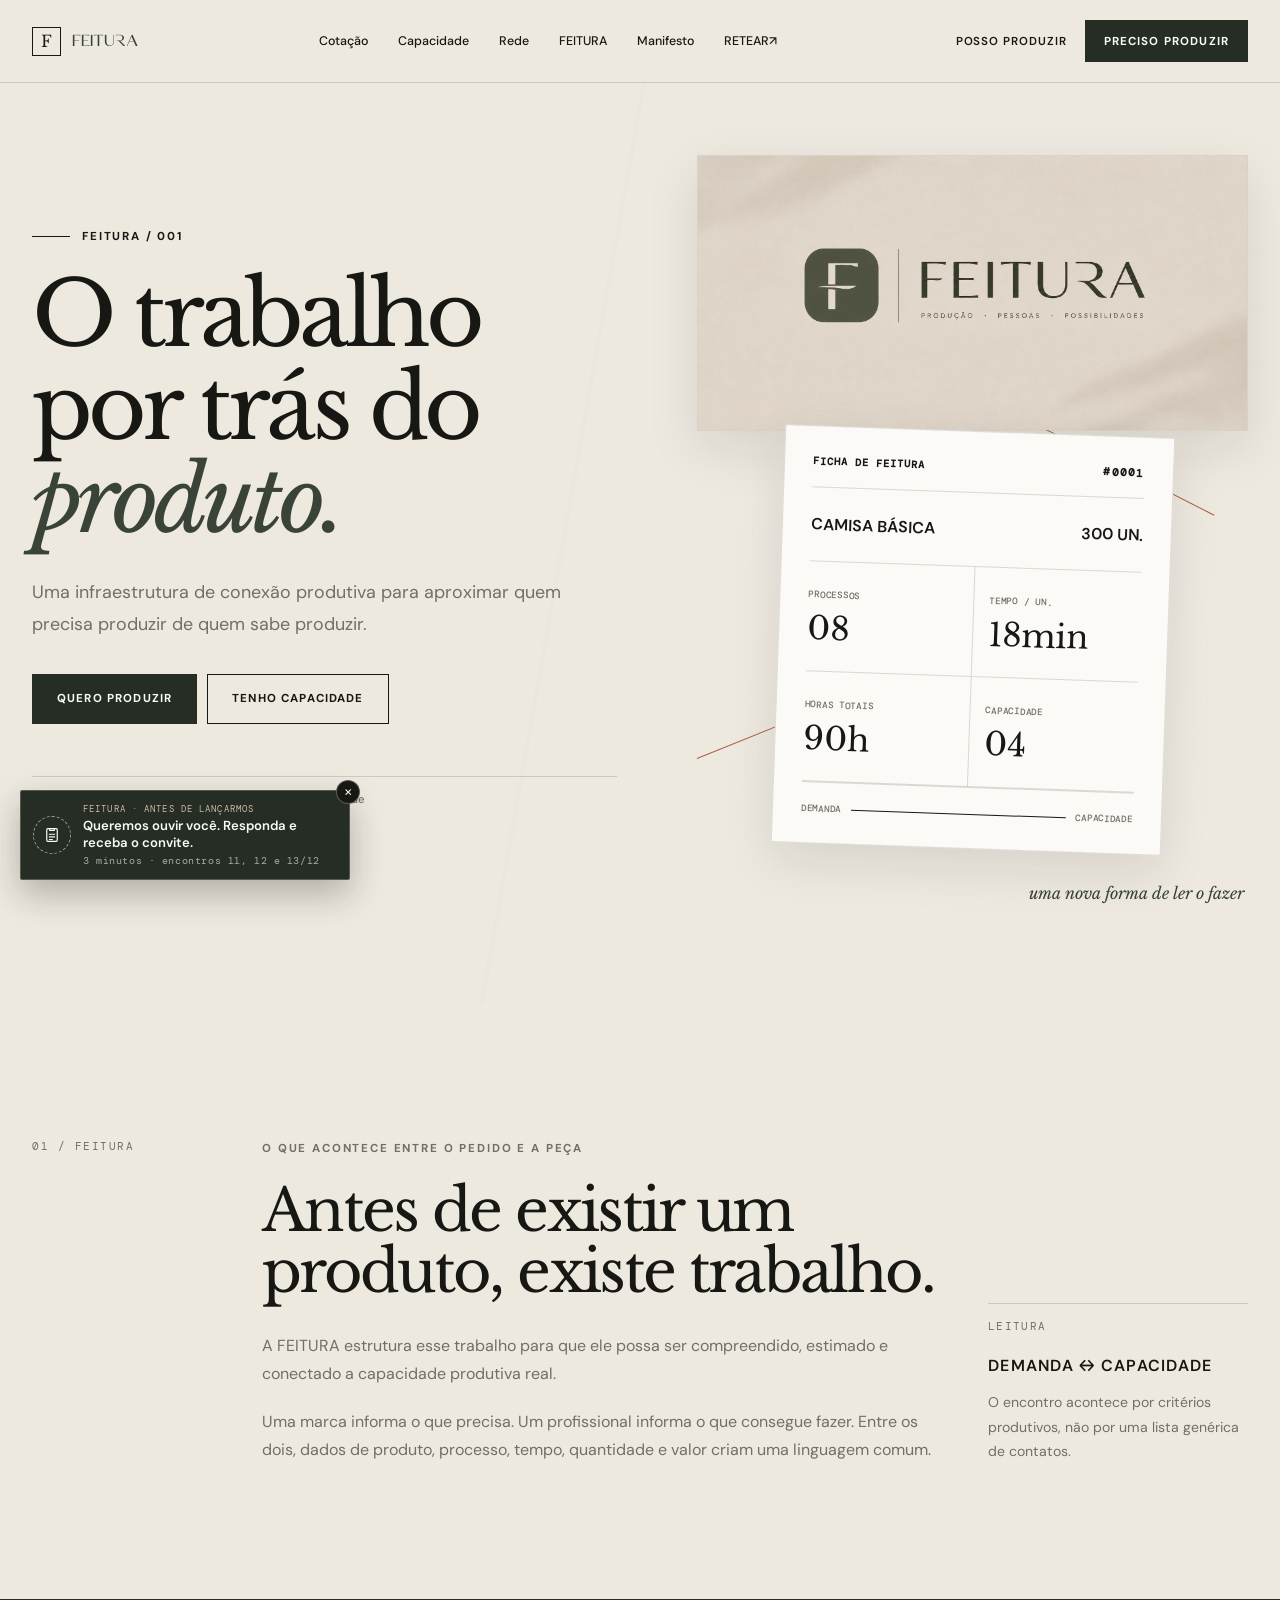
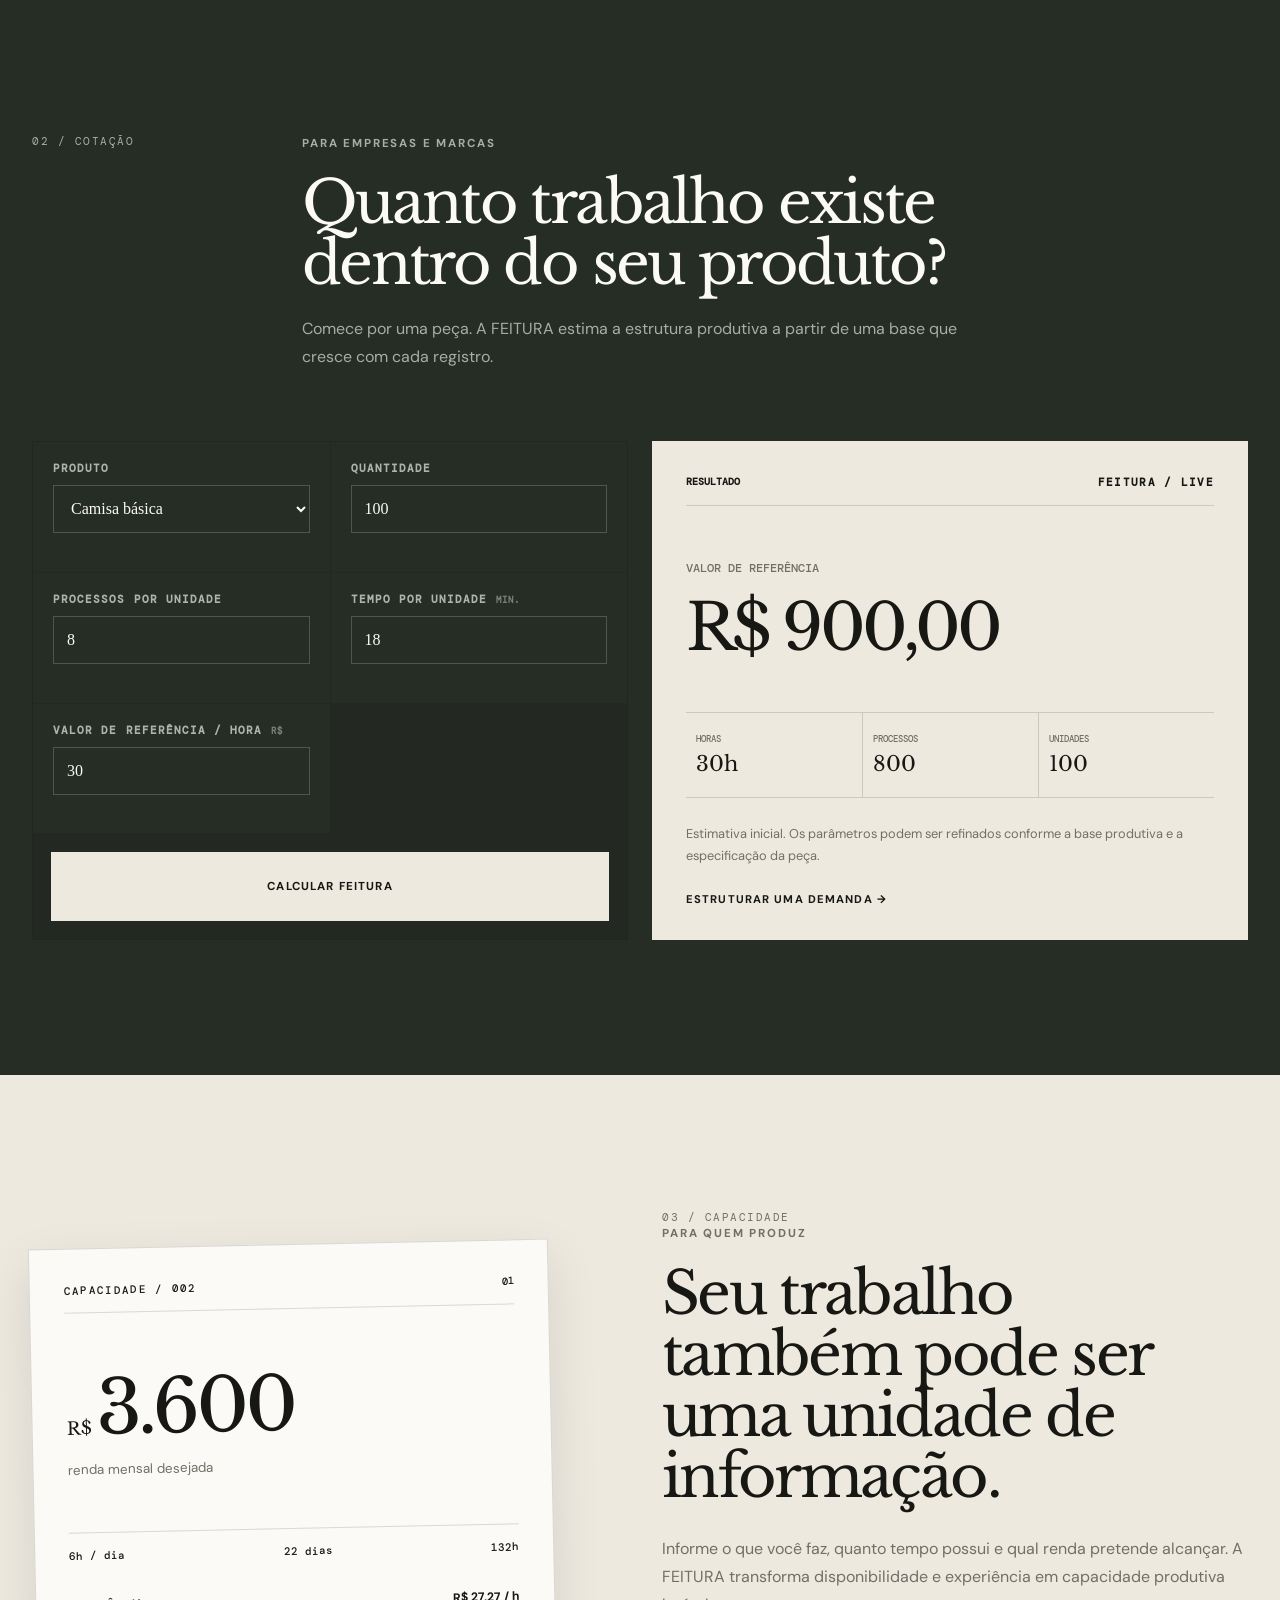
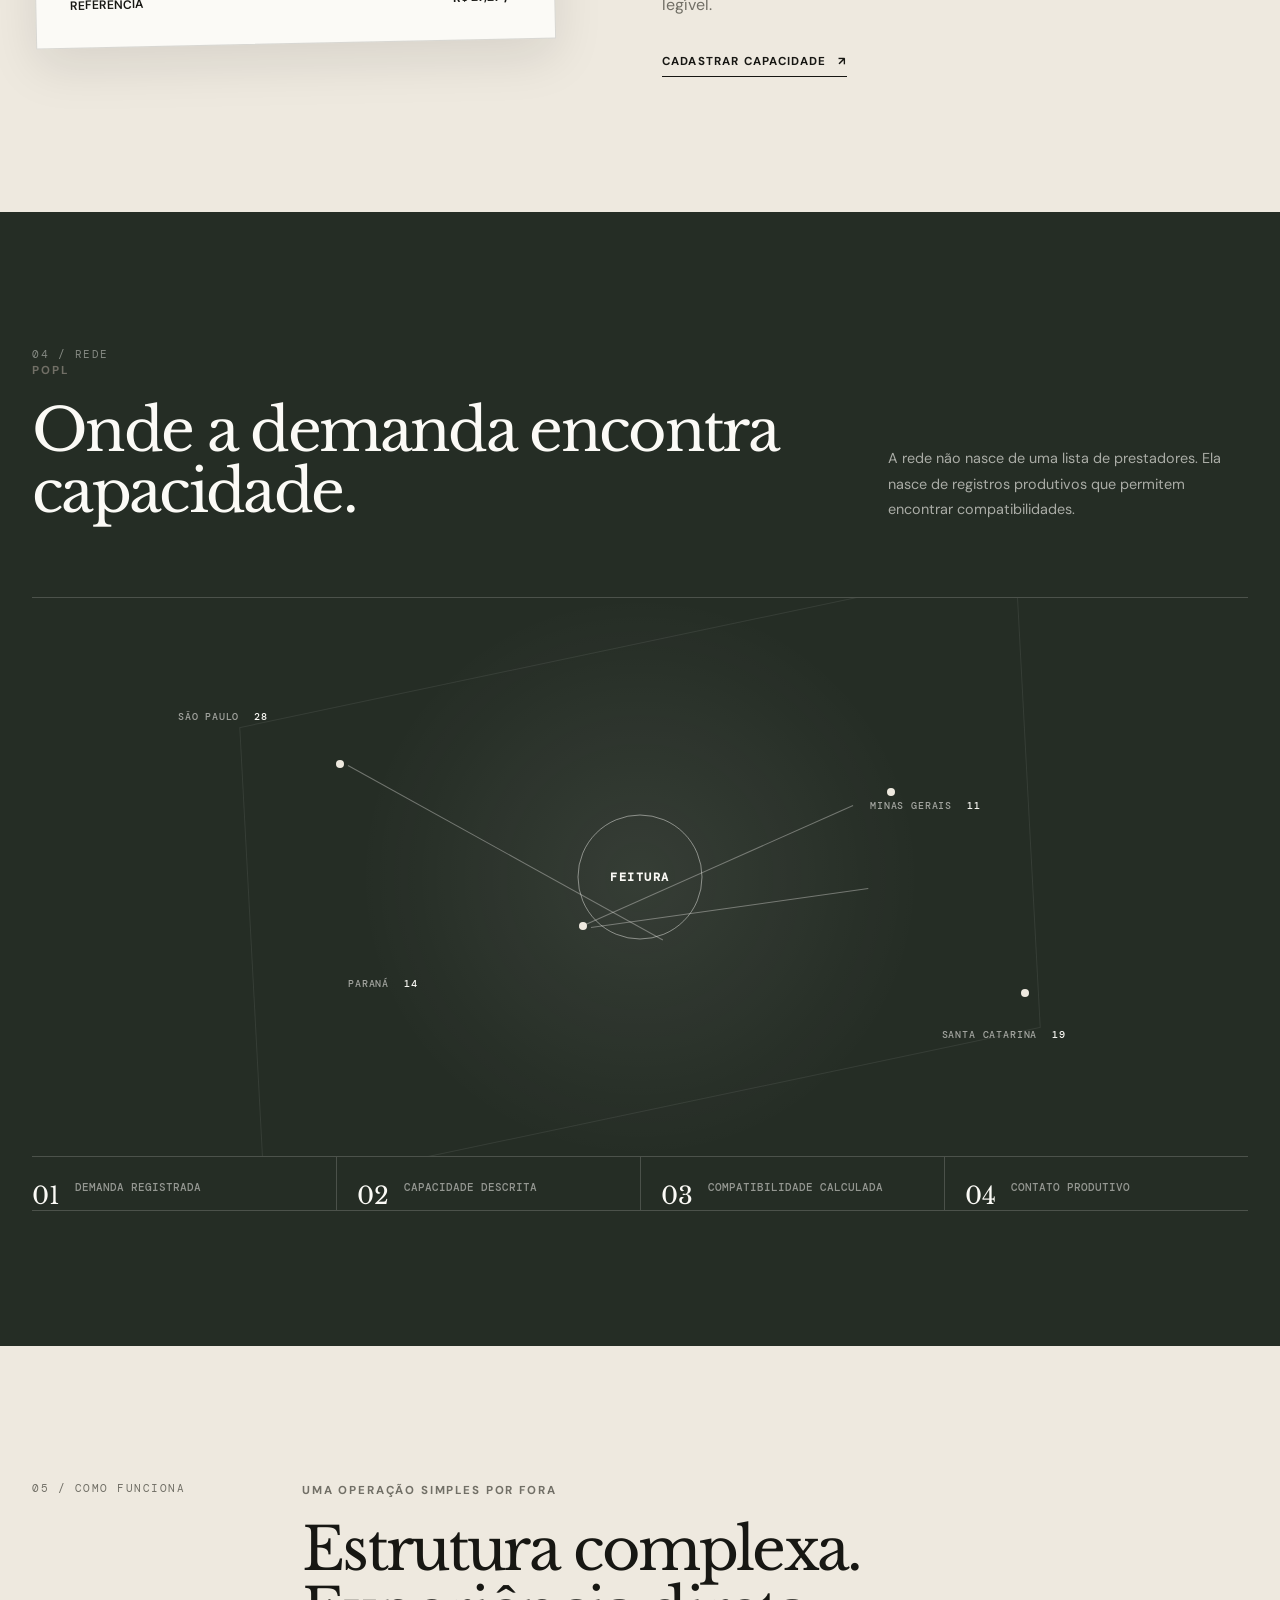
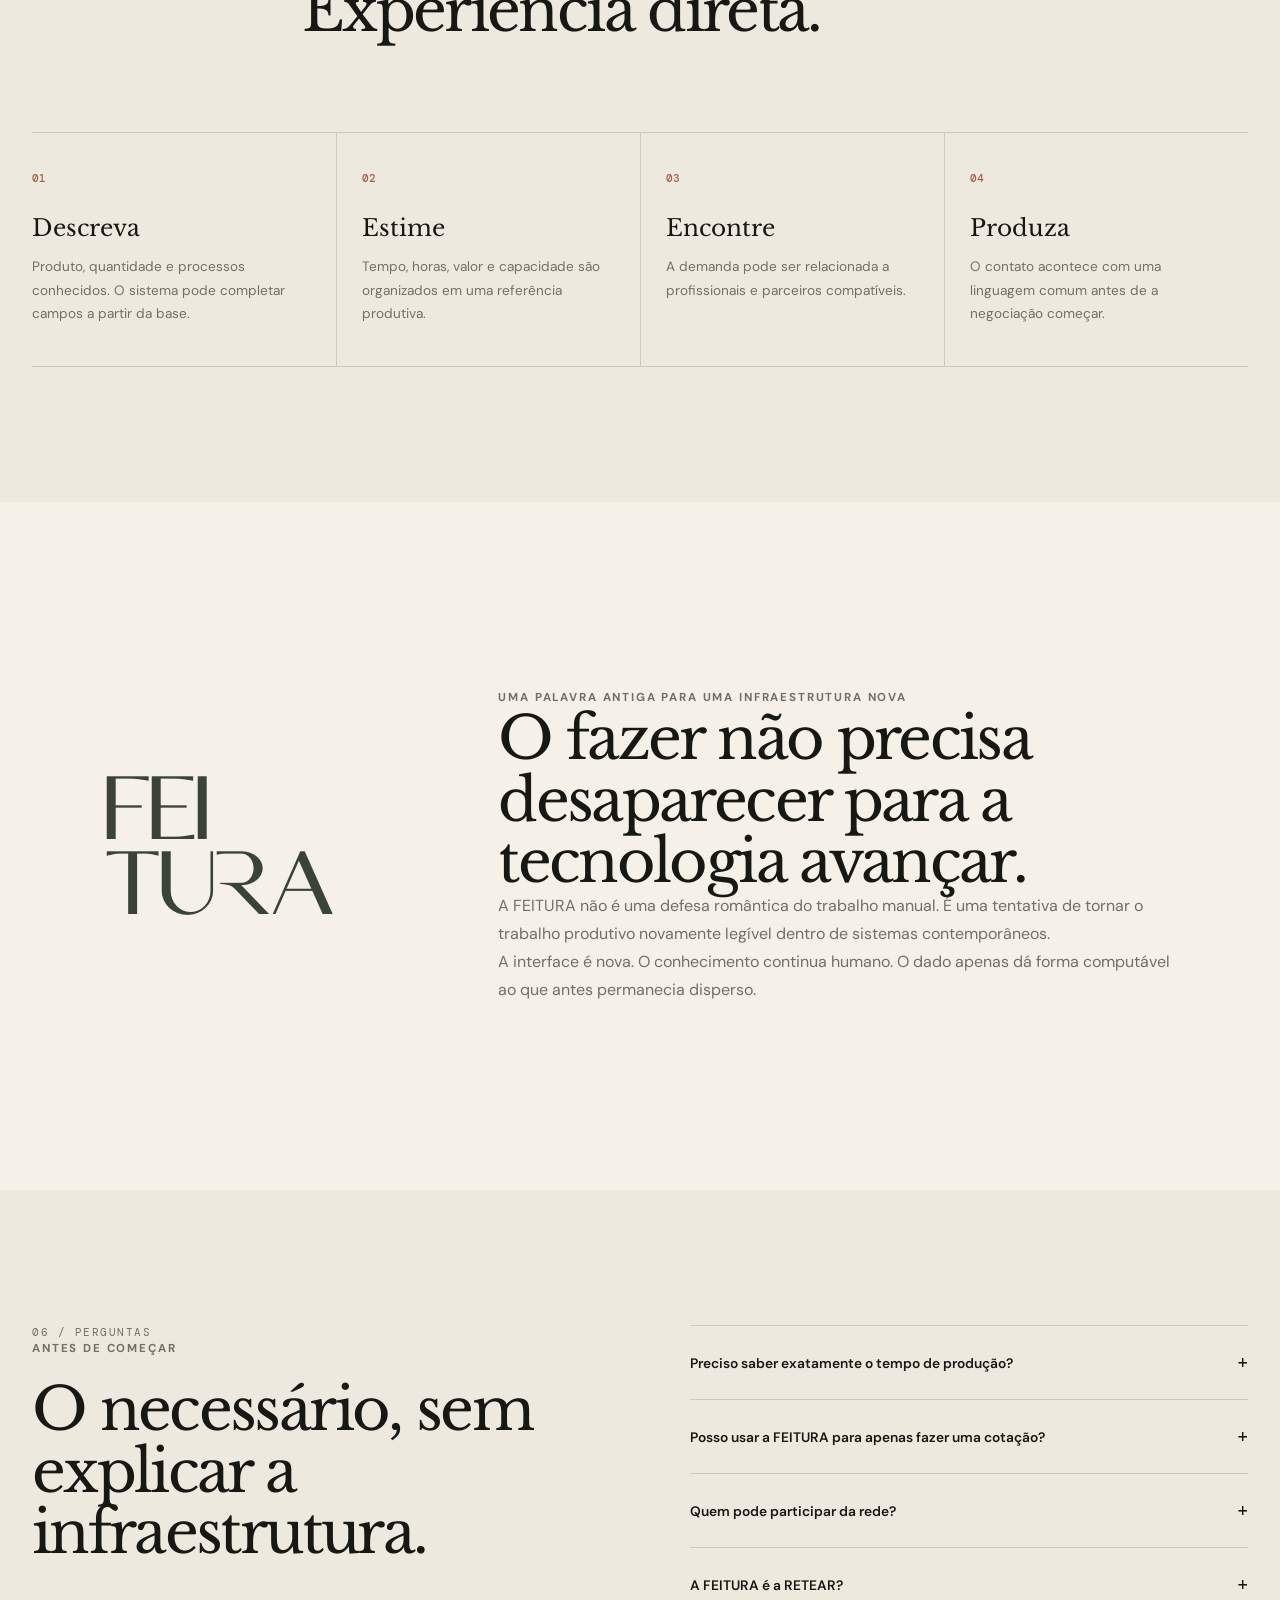
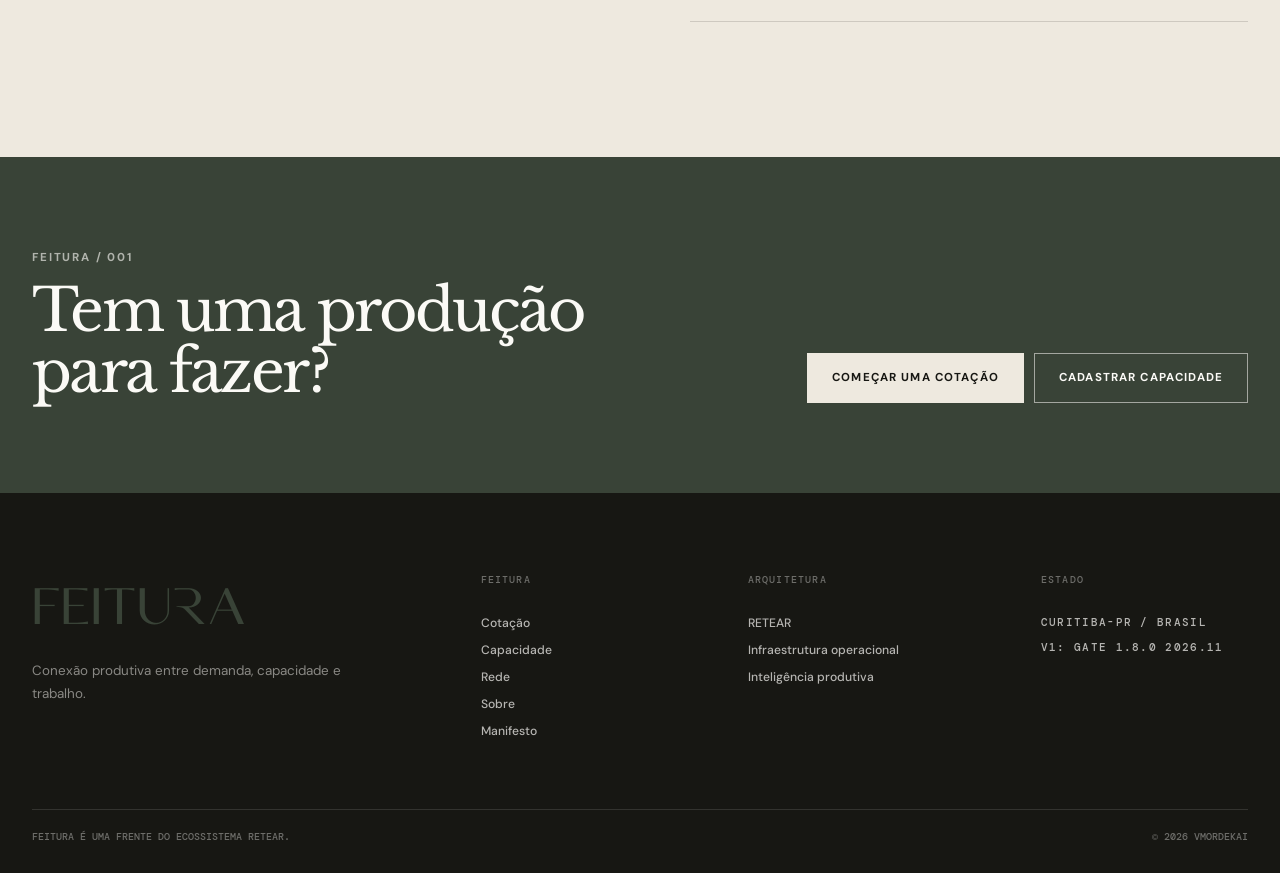
<file: index.html>
<!doctype html>
<html lang="pt-BR">
<head>

  <!-- ========================================
       META TAGS — FEITURA
  ========================================= -->

  <!-- Codificação e idioma -->
  <meta charset="utf-8">

  <meta http-equiv="content-language"
        content="pt-BR">

  <!-- Responsividade -->
  <meta name="viewport"
        content="width=device-width, initial-scale=1.0">

  <!-- Título SEO -->
  <title>
    FEITURA | O trabalho por trás do produto
  </title>

  <!-- Descrição SEO -->
  <meta name="description"
        content="FEITURA conecta demanda produtiva e capacidade produtiva, tornando visíveis o trabalho, o tempo, os processos e a capacidade por trás de cada produto.">

  <!-- Canonical -->
  <link rel="canonical"
        href="https://victormordekai.github.io/FEITURA/">

  <!-- Keywords -->
  <meta name="keywords"
        content="FEITURA, produção, capacidade produtiva, trabalho produtivo, indústria têxtil, confecção, costura, produção sob demanda, orçamento produtivo, produtividade, rede produtiva, capacidade de produção, profissionais da produção, RETEAR">

  <!-- Autor -->
  <meta name="author"
        content="Victor Mordekai Ferreira">

  <!-- Direitos -->
  <meta name="copyright"
        content="© FEITURA™ — RETEAR™">

  <!-- ========================================
       MOBILE / PWA
  ========================================= -->

  <meta name="mobile-web-app-capable"
        content="yes">

  <meta name="apple-mobile-web-app-capable"
        content="yes">

  <meta name="theme-color"
        content="#eee9df">

  <meta name="apple-mobile-web-app-status-bar-style"
        content="default">

  <!-- ========================================
       OPEN GRAPH
  ========================================= -->

  <meta property="og:title"
        content="FEITURA | O trabalho por trás do produto">

  <meta property="og:description"
        content="Conexão entre demanda produtiva e capacidade produtiva. Uma infraestrutura para compreender o trabalho, o tempo e os processos que existem por trás de cada produto.">

  <meta property="og:image"
        content="https://victormordekai.github.io/FEITURA/assets/images/feitura-og-image-1200x630.png">

  <meta property="og:image:width"
        content="1200">

  <meta property="og:image:height"
        content="630">

  <meta property="og:image:type"
        content="image/png">

  <meta property="og:image:alt"
        content="FEITURA | símbolo e logotipo">

  <meta property="og:url"
        content="https://victormordekai.github.io/FEITURA/">

  <meta property="og:type"
        content="website">

  <meta property="og:locale"
        content="pt_BR">

  <meta property="og:site_name"
        content="FEITURA">

  <!-- ========================================
       TWITTER / X CARD
  ========================================= -->

  <meta name="twitter:card"
        content="summary_large_image">

  <meta name="twitter:title"
        content="FEITURA | O trabalho por trás do produto">

  <meta name="twitter:description"
        content="FEITURA conecta demanda produtiva e capacidade produtiva, tornando visíveis o trabalho, o tempo e os processos por trás do produto.">

  <meta name="twitter:image"
        content="https://victormordekai.github.io/FEITURA/assets/images/feitura-og-image-1200x630.png">

  <!-- ========================================
       FAVICONS
  ========================================= -->

  <link rel="icon"
        type="image/png"
        sizes="512x512"
        href="assets/icons/favicon.png">

  <link rel="icon"
        type="image/png"
        sizes="16x16"
        href="assets/icons/feitura-monograma-16.png">

  <link rel="icon"
        type="image/png"
        sizes="32x32"
        href="assets/icons/feitura-monograma-32.png">

  <link rel="icon"
        type="image/png"
        sizes="192x192"
        href="assets/icons/feitura-monograma-192.png">

  <link rel="apple-touch-icon"
        sizes="180x180"
        href="assets/icons/feitura-monograma-180.png">

  <!-- ========================================
       INDEXAÇÃO
  ========================================= -->

  <meta name="robots"
        content="index, follow">

  <meta name="googlebot"
        content="index, follow">

  <!-- ========================================
       PERFORMANCE
  ========================================= -->

  <link rel="preconnect"
        href="https://fonts.googleapis.com">

  <link rel="preconnect"
        href="https://fonts.gstatic.com"
        crossorigin>

  <!-- ========================================
       TIPOGRAFIA
  ========================================= -->

  <link href="https://fonts.googleapis.com/css2?family=DM+Mono:wght@400;500&family=DM+Sans:wght@400;500;600;700&family=Libre+Baskerville:wght@400;700&display=swap"
        rel="stylesheet">

  <!-- ========================================
       CSS
  ========================================= -->

  <link rel="stylesheet"
        href="css/variables.css">

  <link rel="stylesheet"
        href="css/reset.css">

  <link rel="stylesheet"
        href="css/typography.css">

  <link rel="stylesheet"
        href="css/navbar.css">

  <link rel="stylesheet"
        href="css/hero.css">

  <link rel="stylesheet"
        href="css/sections.css">

  <link rel="stylesheet"
        href="css/estimator.css">

  <link rel="stylesheet"
        href="css/network.css">

  <link rel="stylesheet"
        href="css/process.css">

  <link rel="stylesheet"
        href="css/faq.css">

  <link rel="stylesheet"
        href="css/cta.css">

  <link rel="stylesheet"
        href="css/footer.css">

  <link rel="stylesheet"
        href="css/animations.css">

  <link rel="stylesheet"
        href="css/responsive.css">
  <link rel="stylesheet" href="css/symbol.css">

  <link rel="stylesheet" href="css/testify.css">
		
</head>

<body>
<header class="site-header">
  <div class="shell nav">
    <a class="brand" href="index.html" aria-label="FEITURA início">
      <span class="brand-mark">F</span>
      <span class="brand-word">FEITURA<sup></sup></span>
    </a>

    <nav class="nav-links" aria-label="Navegação principal">
      <a href="#cotacao">Cotação</a>
      <a href="#capacidade">Capacidade</a>
      <a href="#rede">Rede</a>
      <a href="#feitura">FEITURA</a>
      <a href="pages/manifesto.html">Manifesto</a>
      <a href="https://victormordekai.github.io/RE-TEAR/" target="_blank" rel="noopener noreferrer">RETEAR↗</a>
    </nav>

    <div class="nav-actions">
      <a class="text-link" href="pages/capacidade.html">Posso produzir</a>
      <a class="button button-dark button-small" href="pages/cotar.html?perfil=contrato">Preciso produzir</a>
    </div>

    <button class="menu-button" type="button" aria-expanded="false" aria-controls="mobileMenu" data-menu-button aria-label="Abrir menu">
      <span></span><span></span>
    </button>
  </div>

  <nav class="mobile-menu" id="mobileMenu" data-mobile-menu aria-label="Navegação móvel">
      <a href="#cotacao">Cotação</a>
      <a href="#capacidade">Capacidade</a>
      <a href="#rede">Rede</a>
      <a href="#feitura">Sobre a FEITURA</a>
      <a href="pages/manifesto.html">Manifesto</a>
      <a href="pages/capacidade.html">Posso produzir</a>
      <a href="pages/cotar.html?perfil=contrato">Preciso produzir</a>
      <a href="https://victormordekai.github.io/RE-TEAR/" target="_blank" rel="noopener noreferrer">RETEAR↗</a>
  </nav>
</header>

<main>
  <section class="hero" id="inicio">
    <div class="hero-grain"></div>
    <div class="shell hero-grid">
      <div class="hero-copy reveal">
        <div class="eyebrow"><span class="eyebrow-rule"></span> FEITURA / 001</div>
        <h1>O trabalho por trás do <em>produto.</em></h1>
        <p class="hero-lead">
          Uma infraestrutura de conexão produtiva para aproximar quem precisa produzir de quem sabe produzir.
        </p>
        <div class="hero-actions">
          <a class="button button-dark" href="pages/cotar.html">Quero produzir</a>
          <a class="button button-outline" href="pages/capacidade.html">Tenho capacidade</a>
        </div>
        <div class="hero-note">
          <span class="mono">BR / PROD</span>
          <span>produto · processo · tempo · valor · capacidade</span>
        </div>
      </div>

      <div class="hero-object reveal reveal-delay">
        <div class="hero-brand-card">
          <img
            src="assets/logo/feitura-logo-folder.png"
            alt="FEITURA | Produção · Pessoas · Possibilidades"
            width="1774"
            height="887"
          >
        </div>
        <div class="production-sheet">
          <div class="sheet-head">
            <span>FICHA DE FEITURA</span>
            <span class="mono">#0001</span>
          </div>
          <div class="sheet-line strong"><span>CAMISA BÁSICA</span><span>300 UN.</span></div>
          <div class="sheet-grid">
            <div><span>PROCESSOS</span><strong>08</strong></div>
            <div><span>TEMPO / UN.</span><strong>18min</strong></div>
            <div><span>HORAS TOTAIS</span><strong>90h</strong></div>
            <div><span>CAPACIDADE</span><strong>04</strong></div>
          </div>
          <div class="sheet-footer">
            <span>DEMANDA</span>
            <i></i>
            <span>CAPACIDADE</span>
          </div>
        </div>
        <div class="thread thread-a"></div>
        <div class="thread thread-b"></div>
        <div class="hero-caption">uma nova forma de ler o fazer</div>
      </div>
    </div>
  </section>

  <section class="intro section-paper" id="feitura">
    <div class="shell intro-grid">
      <div class="section-index mono">01 / FEITURA</div>
      <div class="intro-copy">
        <p class="kicker">O que acontece entre o pedido e a peça</p>
        <h2>Antes de existir um produto, existe trabalho.</h2>
        <p>
          A FEITURA estrutura esse trabalho para que ele possa ser compreendido, estimado e conectado a capacidade produtiva real.
        </p>
        <p>
          Uma marca informa o que precisa. Um profissional informa o que consegue fazer. Entre os dois, dados de produto, processo, tempo, quantidade e valor criam uma linguagem comum.
        </p>
      </div>
      <div class="intro-aside">
        <div class="index-note">
          <span class="mono">LEITURA</span>
          <strong>DEMANDA ↔ CAPACIDADE</strong>
          <p>O encontro acontece por critérios produtivos, não por uma lista genérica de contatos.</p>
        </div>
      </div>
    </div>
  </section>

  <section class="estimator section-dark" id="cotacao">
    <div class="shell">
      <div class="section-heading section-heading-light">
        <div class="section-index mono">02 / COTAÇÃO</div>
        <div>
          <p class="kicker">Para empresas e marcas</p>
          <h2>Quanto trabalho existe dentro do seu produto?</h2>
          <p>Comece por uma peça. A FEITURA estima a estrutura produtiva a partir de uma base que cresce com cada registro.</p>
        </div>
      </div>

      <div class="estimator-layout">
        <form class="estimate-form" data-estimate-form>
          <label>
            <span>Produto</span>
            <select name="product">
              <option value="camisa">Camisa básica</option>
              <option value="bermuda">Bermuda social</option>
              <option value="camisa-social">Camisa social</option>
              <option value="bolso">Bolso aplicado</option>
              <option value="punho">Punho</option>
            </select>
          </label>
          <label>
            <span>Quantidade</span>
            <input name="quantity" type="number" min="1" value="100">
          </label>
          <label>
            <span>Processos por unidade</span>
            <input name="processes" type="number" min="1" value="8">
          </label>
          <label>
            <span>Tempo por unidade <small>min.</small></span>
            <input name="minutes" type="number" min="1" value="18">
          </label>
          <label>
            <span>Valor de referência / hora <small>R$</small></span>
            <input name="hourly" type="number" min="1" step="0.01" value="30">
          </label>
          <button class="button button-paper" type="submit">Calcular feitura</button>
        </form>

        <div class="estimate-result" aria-live="polite">
          <div class="result-top"><span>RESULTADO</span><span class="mono">FEITURA / LIVE</span></div>
          <div class="result-main">
            <span>Valor de referência</span>
            <strong data-result-value>R$ 900,00</strong>
          </div>
          <div class="result-metrics">
            <div><span>HORAS</span><strong data-result-hours>30h</strong></div>
            <div><span>PROCESSOS</span><strong data-result-processes>800</strong></div>
            <div><span>UNIDADES</span><strong data-result-units>100</strong></div>
          </div>
          <p class="result-note">Estimativa inicial. Os parâmetros podem ser refinados conforme a base produtiva e a especificação da peça.</p>
          <a class="result-link" href="pages/cotar.html">Estruturar uma demanda →</a>
        </div>
      </div>
    </div>
  </section>

  <section class="capacity section-paper" id="capacidade">
    <div class="shell capacity-grid">
      <div class="capacity-card">
        <div class="card-top"><span class="mono">CAPACIDADE / 002</span><span>01</span></div>
        <div class="capacity-number">R$ <strong>3.600</strong></div>
        <p>renda mensal desejada</p>
        <div class="capacity-line"><span>6h / dia</span><span>22 dias</span><span>132h</span></div>
        <div class="capacity-hour"><span>REFERÊNCIA</span><strong>R$ 27,27 / h</strong></div>
      </div>

      <div class="capacity-copy">
        <div class="section-index mono">03 / CAPACIDADE</div>
        <p class="kicker">Para quem produz</p>
        <h2>Seu trabalho também pode ser uma unidade de informação.</h2>
        <p>
          Informe o que você faz, quanto tempo possui e qual renda pretende alcançar. A FEITURA transforma disponibilidade e experiência em capacidade produtiva legível.
        </p>
        <a class="text-arrow" href="pages/capacidade.html">Cadastrar capacidade <span>↗</span></a>
      </div>
    </div>
  </section>

  <section class="network section-ink" id="rede">
    <div class="shell">
      <div class="network-head">
        <div>
          <div class="section-index mono">04 / REDE</div>
          <p class="kicker">PoPL</p>
          <h2>Onde a demanda encontra capacidade.</h2>
        </div>
        <p class="network-intro">A rede não nasce de uma lista de prestadores. Ela nasce de registros produtivos que permitem encontrar compatibilidades.</p>
      </div>

      <div class="network-map" aria-label="Representação conceitual da rede produtiva">
        <div class="map-label map-label-a">SÃO PAULO <span>28</span></div>
        <div class="map-label map-label-b">PARANÁ <span>14</span></div>
        <div class="map-label map-label-c">SANTA CATARINA <span>19</span></div>
        <div class="map-label map-label-d">MINAS GERAIS <span>11</span></div>
        <div class="map-thread t1"></div><div class="map-thread t2"></div><div class="map-thread t3"></div>
        <div class="map-node n1"></div><div class="map-node n2"></div><div class="map-node n3"></div><div class="map-node n4"></div>
        <div class="map-center">FEITURA</div>
      </div>

      <div class="network-foot">
        <div><strong>01</strong><span>demanda registrada</span></div>
        <div><strong>02</strong><span>capacidade descrita</span></div>
        <div><strong>03</strong><span>compatibilidade calculada</span></div>
        <div><strong>04</strong><span>contato produtivo</span></div>
      </div>
    </div>
  </section>

  <section class="process section-paper">
    <div class="shell">
      <div class="section-heading">
        <div class="section-index mono">05 / COMO FUNCIONA</div>
        <div>
          <p class="kicker">Uma operação simples por fora</p>
          <h2>Estrutura complexa. Experiência direta.</h2>
        </div>
      </div>

      <div class="process-grid">
        <article><span>01</span><h3>Descreva</h3><p>Produto, quantidade e processos conhecidos. O sistema pode completar campos a partir da base.</p></article>
        <article><span>02</span><h3>Estime</h3><p>Tempo, horas, valor e capacidade são organizados em uma referência produtiva.</p></article>
        <article><span>03</span><h3>Encontre</h3><p>A demanda pode ser relacionada a profissionais e parceiros compatíveis.</p></article>
        <article><span>04</span><h3>Produza</h3><p>O contato acontece com uma linguagem comum antes de a negociação começar.</p></article>
      </div>
    </div>
  </section>

  <section class="manifesto section-cream">
    <div class="testify shell">
      <div class="testify-visual testify-wordmark">FEI<br>TURA</div>
      <div class="testify-content">
        <p class="kicker">Uma palavra antiga para uma infraestrutura nova</p>
        <h2>O fazer não precisa desaparecer para a tecnologia avançar.</h2>
        <p>
          A FEITURA não é uma defesa romântica do trabalho manual. É uma tentativa de tornar o trabalho produtivo novamente legível dentro de sistemas contemporâneos.
        </p>
        <p>
          A interface é nova. O conhecimento continua humano. O dado apenas dá forma computável ao que antes permanecia disperso.
        </p>
      </div>
    </div>
  </section>

  <section class="faq section-paper" id="faq">
    <div class="shell faq-grid">
      <div>
        <div class="section-index mono">06 / PERGUNTAS</div>
        <p class="kicker">Antes de começar</p>
        <h2>O necessário, sem explicar a infraestrutura.</h2>
      </div>
      <div class="faq-list">
        <article class="faq-item">
          <button type="button" aria-expanded="false">Preciso saber exatamente o tempo de produção?<span>+</span></button>
          <div><p>Não. A base da FEITURA pode fornecer referências iniciais. Quanto mais dados reais forem registrados, mais precisa tende a ficar a estimativa.</p></div>
        </article>
        <article class="faq-item">
          <button type="button" aria-expanded="false">Posso usar a FEITURA para apenas fazer uma cotação?<span>+</span></button>
          <div><p>Sim. A cotação é uma das entradas principais. O cadastro de rede e o contato produtivo podem acontecer depois.</p></div>
        </article>
        <article class="faq-item">
          <button type="button" aria-expanded="false">Quem pode participar da rede?<span>+</span></button>
          <div><p>Profissionais e parceiros com capacidade produtiva compatível com os registros e critérios da plataforma.</p></div>
        </article>
        <article class="faq-item">
          <button type="button" aria-expanded="false">A FEITURA é a RETEAR?<span>+</span></button>
          <div><p>FEITURA é uma frente especializada criada sobre a arquitetura RETEAR. Para quem usa a FEITURA, a arquitetura permanece em segundo plano.</p></div>
        </article>
      </div>
    </div>
  </section>

  <section class="cta">
    <div class="shell cta-inner">
      <div>
        <span class="kicker">FEITURA / 001</span>
        <h2>Tem uma produção para fazer?</h2>
      </div>
      <div class="cta-actions">
        <a class="button button-paper" href="pages/cotar.html">Começar uma cotação</a>
        <a class="button button-light-outline" href="pages/capacidade.html">Cadastrar capacidade</a>
      </div>
    </div>
  </section>
</main>

<div data-footer></div>

<script type="module" src="js/main.js"></script>
<script src="js/feitura-form-hud.js" defer></script>
</body>
</html>
</file>
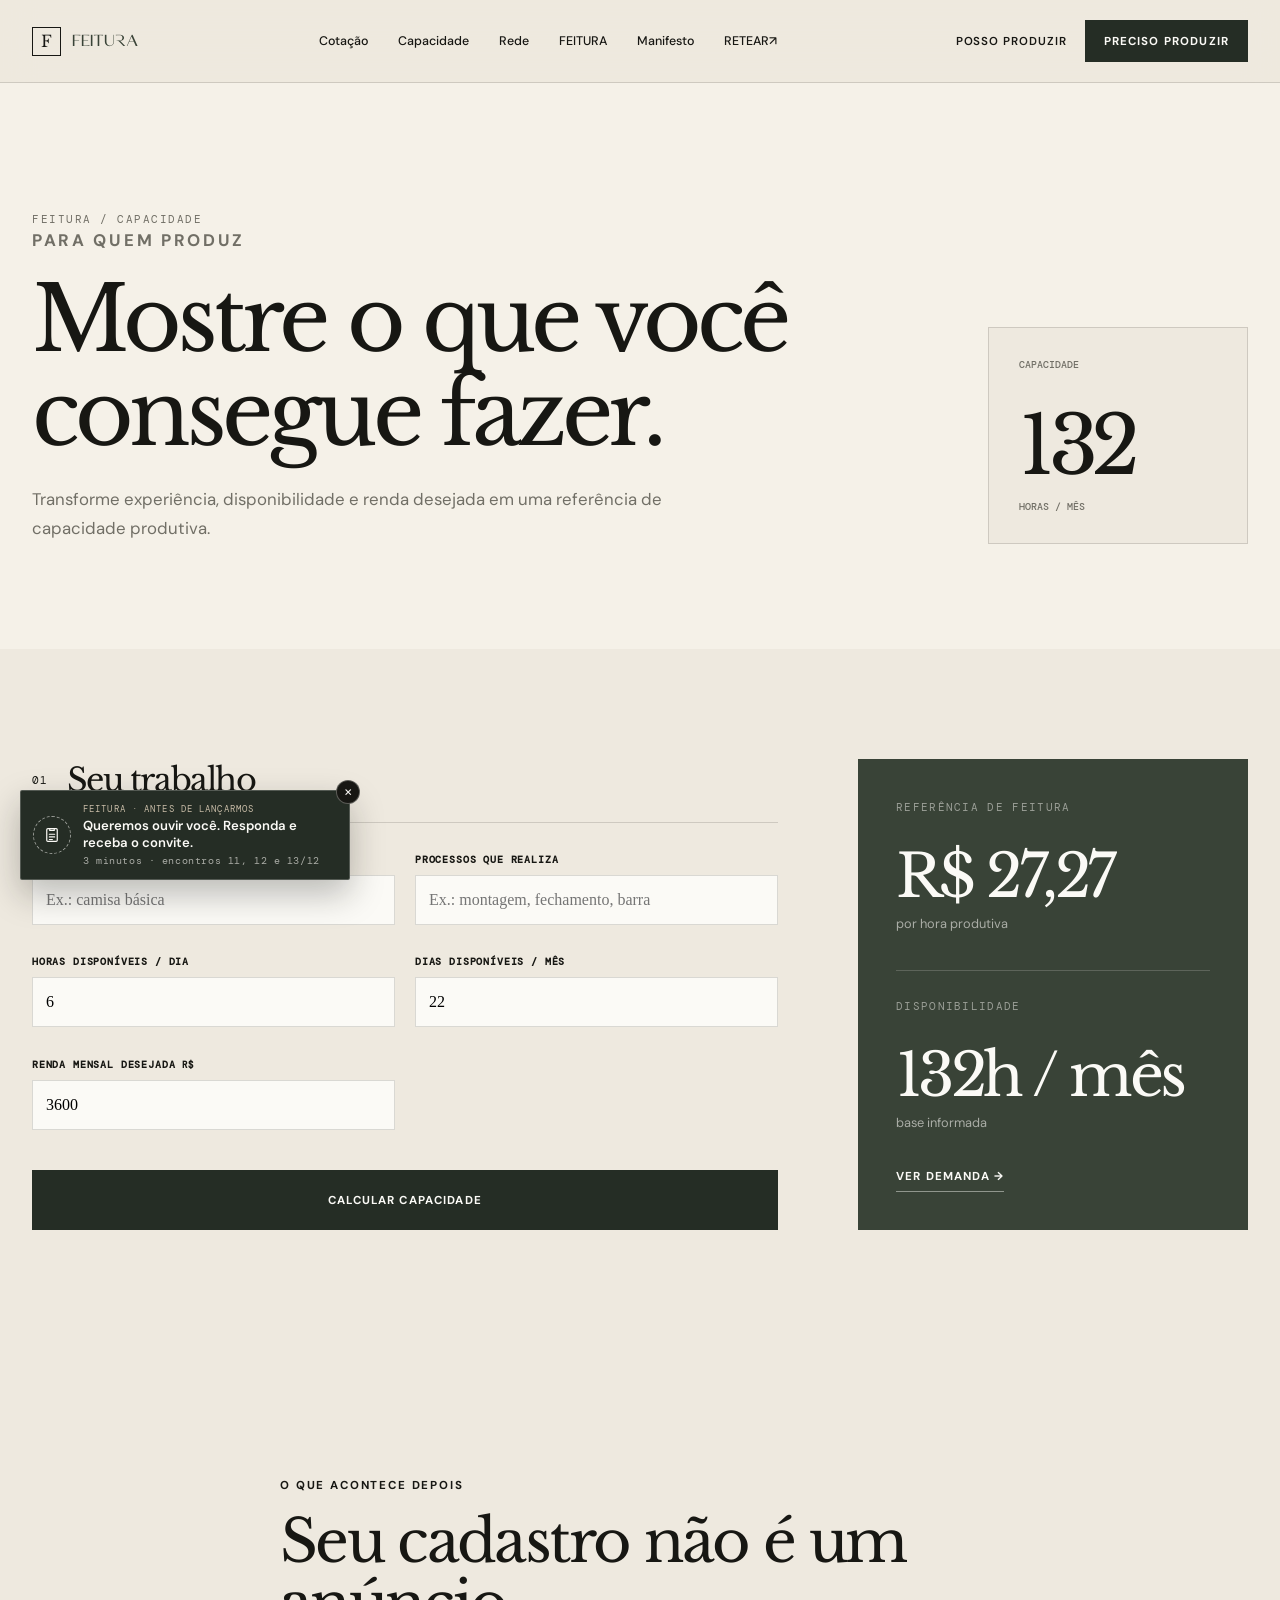
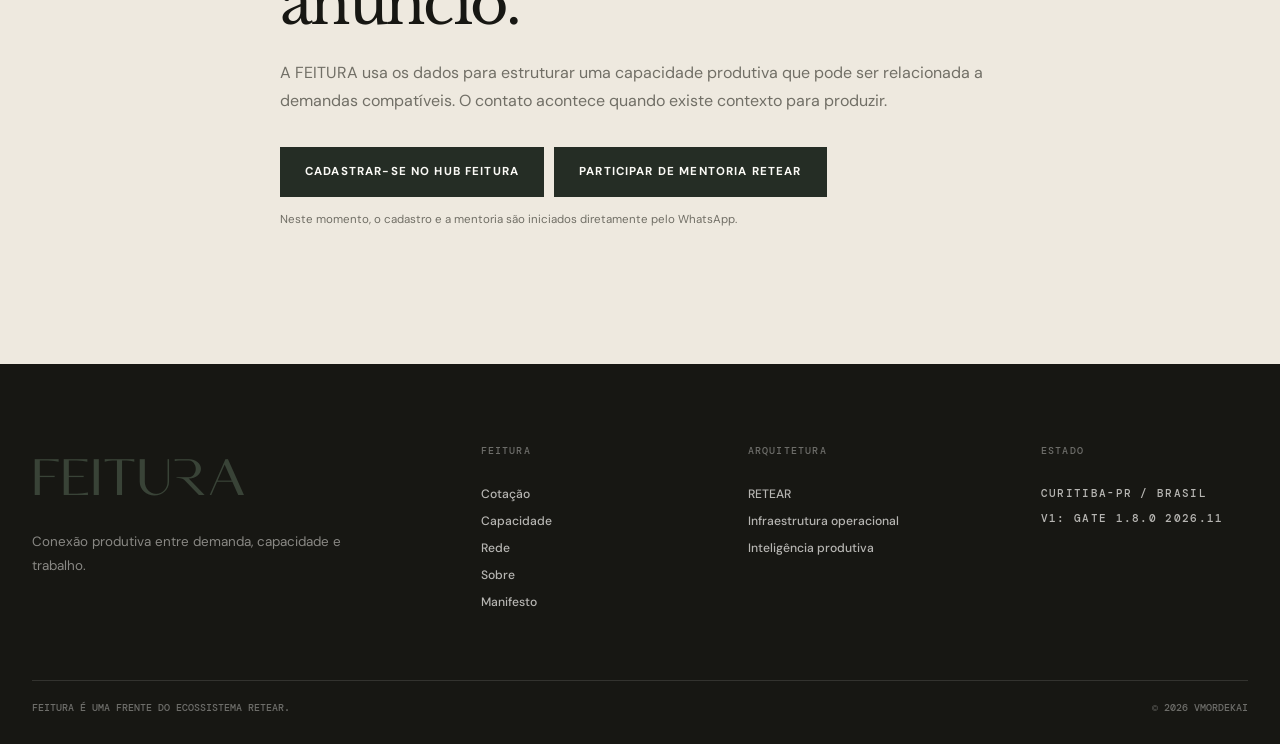
<file: pages/capacidade.html>
<!doctype html>
<html lang="pt-BR">

<head>

  <!-- ========================================
       META TAGS — FEITURA / CAPACIDADE
  ========================================= -->

  <!-- Codificação e idioma -->
  <meta charset="utf-8">

  <meta
    http-equiv="content-language"
    content="pt-BR"
  >

  <!-- Responsividade -->
  <meta
    name="viewport"
    content="width=device-width, initial-scale=1.0"
  >

  <!-- Título SEO -->
  <title>
    FEITURA | Minha capacidade
  </title>

  <!-- Descrição SEO -->
  <meta
    name="description"
    content="FEITURA permite registrar experiência, disponibilidade e capacidade produtiva, transformando dados de trabalho em uma referência para conexão com demandas compatíveis."
  >

  <!-- Canonical -->
  <link
    rel="canonical"
    href="https://victormordekai.github.io/FEITURA/pages/capacidade.html"
  >

  <!-- Keywords -->
  <meta
    name="keywords"
    content="FEITURA, capacidade produtiva, produção, trabalho produtivo, costura, confecção, indústria têxtil, disponibilidade produtiva, horas produtivas, renda desejada, profissionais da produção, rede produtiva, RETEAR"
  >

  <!-- Autor -->
  <meta
    name="author"
    content="Victor Mordekai Ferreira"
  >

  <!-- Direitos -->
  <meta
    name="copyright"
    content="© 2026 FEITURA™ — RETEAR™ — VMORDEKAI®"
  >


  <!-- ========================================
       MOBILE / PWA
  ========================================= -->

  <meta
    name="mobile-web-app-capable"
    content="yes"
  >

  <meta
    name="apple-mobile-web-app-capable"
    content="yes"
  >

  <meta
    name="theme-color"
    content="#eee9df"
  >

  <meta
    name="apple-mobile-web-app-status-bar-style"
    content="default"
  >


  <!-- ========================================
       OPEN GRAPH
  ========================================= -->

  <meta
    property="og:title"
    content="FEITURA | Minha capacidade"
  >

  <meta
    property="og:description"
    content="Registre sua experiência, disponibilidade e capacidade produtiva e transforme seu trabalho em uma referência para demandas compatíveis."
  >

  <meta
    property="og:image"
    content="https://victormordekai.github.io/FEITURA/assets/images/feitura-og-image-1200x630.png"
  >

  <meta
    property="og:image:width"
    content="1200"
  >

  <meta
    property="og:image:height"
    content="630"
  >

  <meta
    property="og:image:alt"
    content="FEITURA | símbolo e logotipo"
  >

  <meta
    property="og:image:type"
    content="image/png"
  >

  <meta
    property="og:url"
    content="https://victormordekai.github.io/FEITURA/pages/capacidade.html"
  >

  <meta
    property="og:type"
    content="website"
  >

  <meta
    property="og:locale"
    content="pt_BR"
  >

  <meta
    property="og:site_name"
    content="FEITURA"
  >


  <!-- ========================================
       TWITTER / X CARD
  ========================================= -->

  <meta
    name="twitter:card"
    content="summary_large_image"
  >

  <meta
    name="twitter:title"
    content="FEITURA | Minha capacidade"
  >

  <meta
    name="twitter:description"
    content="Registre sua experiência, disponibilidade e capacidade produtiva para encontrar demandas compatíveis com o seu trabalho."
  >

  <meta
    name="twitter:image"
    content="https://victormordekai.github.io/FEITURA/assets/images/feitura-og-image-1200x630.png"
  >


  <!-- ========================================
       FAVICONS
  ========================================= -->

  <link
    rel="icon"
    type="image/png" sizes="512x512"
    href="../assets/icons/favicon.png"
  >

  <link
    rel="icon"
    type="image/png"
    sizes="16x16"
    href="../assets/icons/feitura-monograma-16.png"
  >

  <link
    rel="icon"
    type="image/png"
    sizes="32x32"
    href="../assets/icons/feitura-monograma-32.png"
  >

  <link
    rel="icon"
    type="image/png"
    sizes="192x192"
    href="../assets/icons/feitura-monograma-192.png"
  >

  <link
    rel="apple-touch-icon"
    sizes="180x180"
    href="../assets/icons/feitura-monograma-180.png"
  >


  <!-- ========================================
       INDEXAÇÃO
  ========================================= -->

  <meta
    name="robots"
    content="index, follow"
  >

  <meta
    name="googlebot"
    content="index, follow"
  >


  <!-- ========================================
       PERFORMANCE
  ========================================= -->

  <link
    rel="preconnect"
    href="https://fonts.googleapis.com"
  >

  <link
    rel="preconnect"
    href="https://fonts.gstatic.com"
    crossorigin
  >


  <!-- ========================================
       TIPOGRAFIA
  ========================================= -->

  <link
    href="https://fonts.googleapis.com/css2?family=DM+Mono:wght@400;500&family=DM+Sans:wght@400;500;600;700&family=Libre+Baskerville:wght@400;700&display=swap"
    rel="stylesheet"
  >


  <!-- ========================================
       CSS
  ========================================= -->

  <link
    rel="stylesheet"
    href="../css/variables.css"
  >

  <link
    rel="stylesheet"
    href="../css/reset.css"
  >

  <link
    rel="stylesheet"
    href="../css/typography.css"
  >

  <link
    rel="stylesheet"
    href="../css/navbar.css"
  >

  <link
    rel="stylesheet"
    href="../css/sections.css"
  >

  <link
    rel="stylesheet"
    href="../css/capacity.css"
  >

  <link
    rel="stylesheet"
    href="../css/cta.css"
  >

  <link
    rel="stylesheet"
    href="../css/footer.css"
  >

  <link
    rel="stylesheet"
    href="../css/animations.css"
  >

  <link
    rel="stylesheet"
    href="../css/responsive.css"
  >
  
  <link rel="stylesheet" href="../css/symbol.css">
  
  <link rel="stylesheet" href="../css/testify.css">
  
</head>


<body>


  <!-- ========================================
       HEADER / NAVBAR
  ========================================= -->

  <header class="site-header">
  <div class="shell nav">
    <a class="brand" href="../index.html" aria-label="FEITURA início">
      <span class="brand-mark">F</span>
      <span class="brand-word">FEITURA<sup></sup></span>
    </a>

    <nav class="nav-links" aria-label="Navegação principal">
      <a href="../index.html#cotacao">Cotação</a>
      <a href="capacidade.html">Capacidade</a>
      <a href="rede.html">Rede</a>
      <a href="feitura.html">FEITURA</a>
      <a href="manifesto.html">Manifesto</a>
      <a href="https://victormordekai.github.io/RE-TEAR/" target="_blank" rel="noopener noreferrer">RETEAR↗</a>
    </nav>

    <div class="nav-actions">
      <a class="text-link" href="capacidade.html">Posso produzir</a>
      <a class="button button-dark button-small" href="cotar.html?perfil=contrato">Preciso produzir</a>
    </div>

    <button class="menu-button" type="button" aria-expanded="false" aria-controls="mobileMenu" data-menu-button aria-label="Abrir menu">
      <span></span><span></span>
    </button>
  </div>

  <nav class="mobile-menu" id="mobileMenu" data-mobile-menu aria-label="Navegação móvel">
      <a href="../index.html#cotacao">Cotação</a>
      <a href="capacidade.html">Capacidade</a>
      <a href="rede.html">Rede</a>
      <a href="feitura.html">FEITURA</a>
      <a href="manifesto.html">Manifesto</a>
      <a href="capacidade.html">Posso produzir</a>
      <a href="cotar.html?perfil=contrato">Preciso produzir</a>
      <a href="https://victormordekai.github.io/RE-TEAR/" target="_blank" rel="noopener noreferrer">RETEAR↗</a>
  </nav>
</header>


  <!-- ========================================
       MAIN
  ========================================= -->

  <main class="page-main">


    <!-- ======================================
         HERO / CAPACIDADE
    ======================================= -->

    <section class="page-hero capacity-hero">

      <div class="shell page-hero-grid">

        <div>

          <div class="section-index mono">
            FEITURA / CAPACIDADE
          </div>

          <p class="kicker">
            Para quem produz
          </p>

          <h1>
            Mostre o que você consegue fazer.
          </h1>

          <p>
            Transforme experiência, disponibilidade e renda desejada
            em uma referência de capacidade produtiva.
          </p>

        </div>


        <div class="capacity-index">

          <span>
            CAPACIDADE
          </span>

          <strong>
            132
          </strong>

          <small>
            horas / mês
          </small>

        </div>

      </div>

    </section>


    <!-- ======================================
         FORMULÁRIO DE CAPACIDADE
    ======================================= -->

    <section class="capacity-form-section">

      <div class="shell capacity-form-grid">


        <!-- FORMULÁRIO -->

        <form class="capacity-form">


          <div class="form-heading">

            <span class="mono">
              01
            </span>

            <h2>
              Seu trabalho
            </h2>

          </div>


          <label>

            <span>
              Produto principal
            </span>

            <input
              type="text"
              placeholder="Ex.: camisa básica"
            >

          </label>


          <label>

            <span>
              Processos que realiza
            </span>

            <input
              type="text"
              placeholder="Ex.: montagem, fechamento, barra"
            >

          </label>


          <label>

            <span>
              Horas disponíveis / dia
            </span>

            <input
              type="number"
              value="6"
              min="1"
            >

          </label>


          <label>

            <span>
              Dias disponíveis / mês
            </span>

            <input
              type="number"
              value="22"
              min="1"
            >

          </label>


          <label>

            <span>
              Renda mensal desejada
              <small>R$</small>
            </span>

            <input
              type="number"
              value="3600"
              min="1"
            >

          </label>


          <button
            class="button button-dark"
            type="button"
            data-capacity-calc
          >
            Calcular capacidade
          </button>

        </form>


        <!-- RESULTADO -->

        <div class="capacity-output">


          <span class="mono">
            REFERÊNCIA DE FEITURA
          </span>

          <strong data-capacity-hourly>
            R$ 27,27
          </strong>

          <p>
            por hora produtiva
          </p>


          <div class="output-rule"></div>


          <span class="mono">
            DISPONIBILIDADE
          </span>

          <strong data-capacity-total>
            132h / mês
          </strong>

          <p>
            base informada
          </p>


          <a
            href="cotar.html"
            class="text-arrow"
          >
            Ver demanda →
          </a>

        </div>

      </div>

    </section>


    <!-- ======================================
         EXPLICAÇÃO
    ======================================= -->

    <section class="section-paper capacity-explain">

      <div class="shell narrow">

        <span class="kicker">
          O que acontece depois
        </span>

        <h2>
          Seu cadastro não é um anúncio.
        </h2>

        <p>
          A FEITURA usa os dados para estruturar uma capacidade
          produtiva que pode ser relacionada a demandas compatíveis.
          O contato acontece quando existe contexto para produzir.
        </p>

        <div class="capacity-register-actions">
          <a
            class="button button-dark"
            href="https://wa.me/5541997584893?text=Ol%C3%A1%21%20Conheci%20o%20projeto%20e%20quero%20fazer%20parte%20do%20hub%20FEITURA!%20Informe-me%20mais%20sobre%21"
            target="_blank"
            rel="noopener noreferrer"
          >
            CADASTRAR-SE NO HUB FEITURA
          </a>
          <a
            class="button button-dark"
            href="https://wa.me/5541997584893?text=Ol%C3%A1%21%20Conheci%20o%20projeto%20FEITURA%2C%20quero%20fazer%20uma%20mentoria%20RETEAR%21"
            target="_blank"
            rel="noopener noreferrer"
          >
            PARTICIPAR DE MENTORIA RETEAR
          </a>
        </div>

        <p class="capacity-register-note">
          Neste momento, o cadastro e a mentoria são iniciados diretamente pelo WhatsApp.
        </p>

      </div>

    </section>


  </main>


  <!-- ========================================
       FOOTER
  ========================================= -->

  <div data-footer></div>

  <!-- ========================================
       JAVASCRIPT
  ========================================= -->

  <script
    type="module"
    src="../js/main.js"
  ></script>


<script src="../js/feitura-form-hud.js" defer></script>
</body>

</html>
</file>
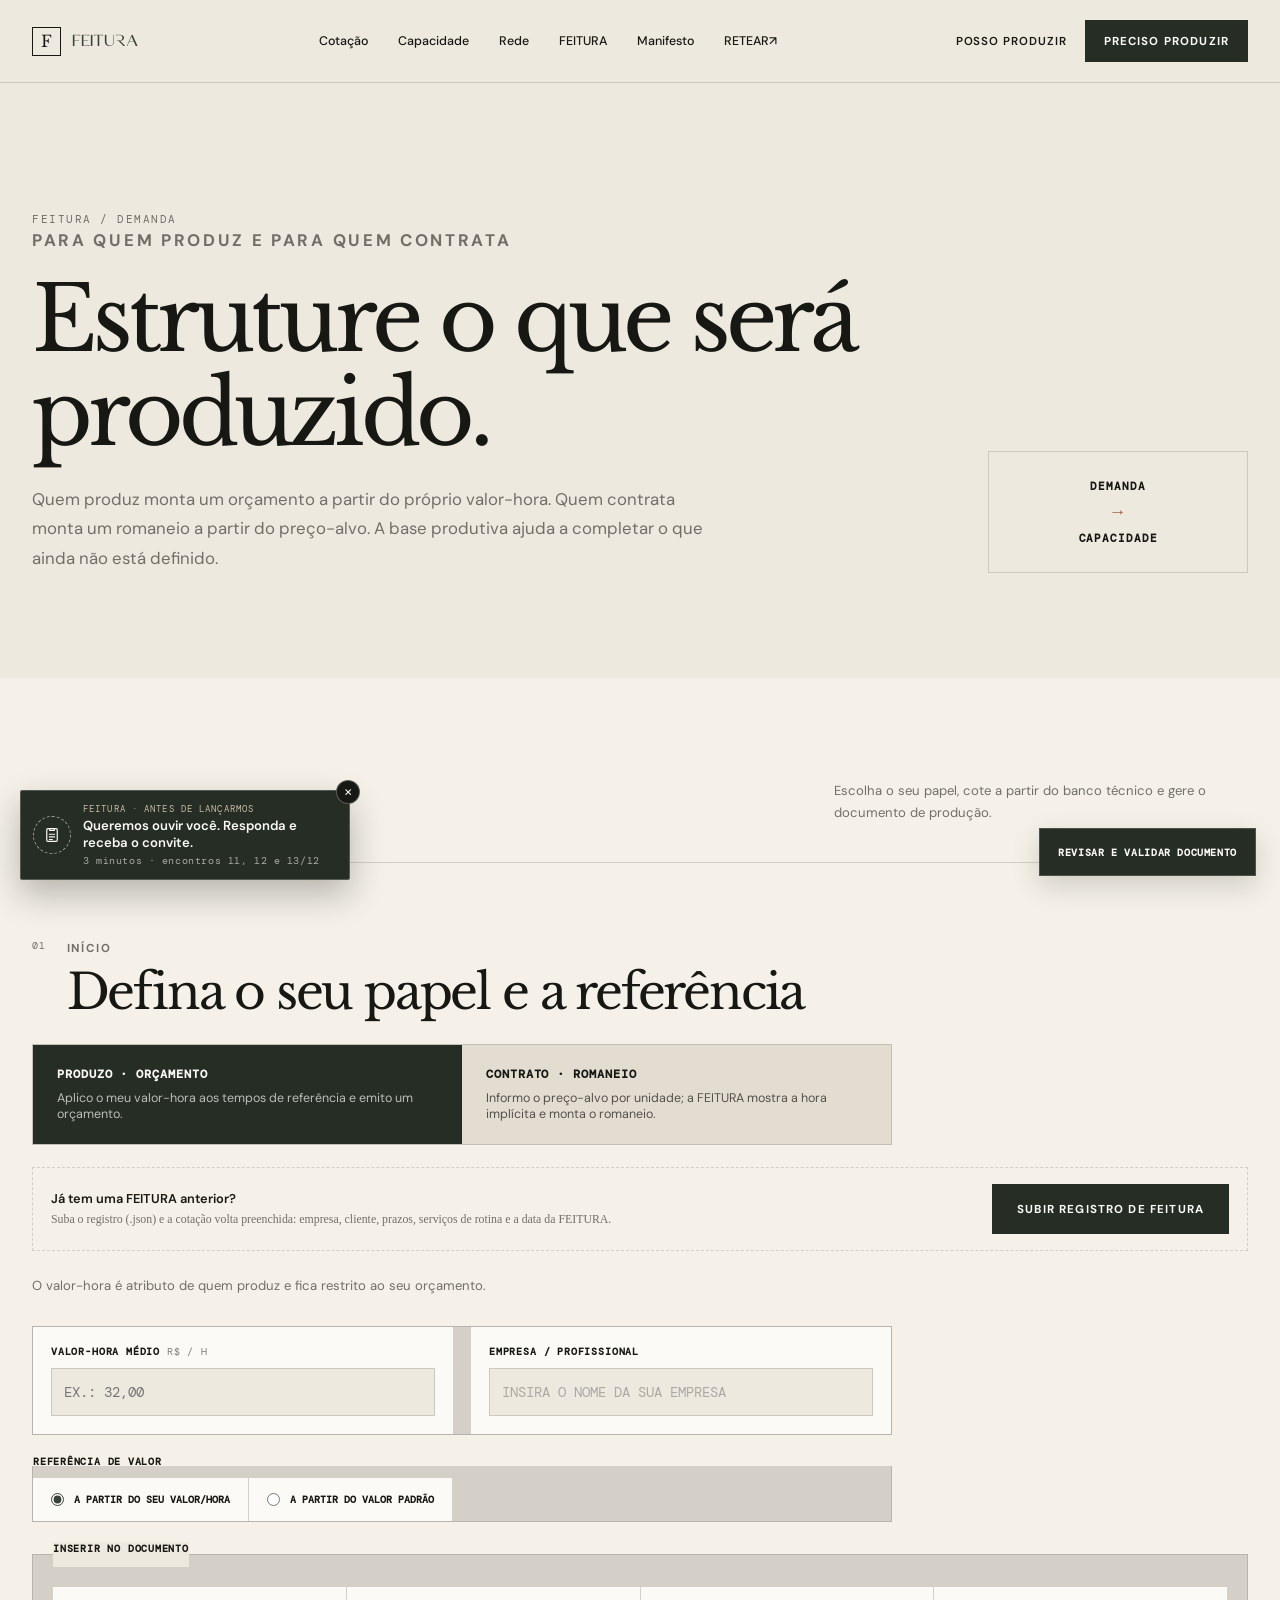
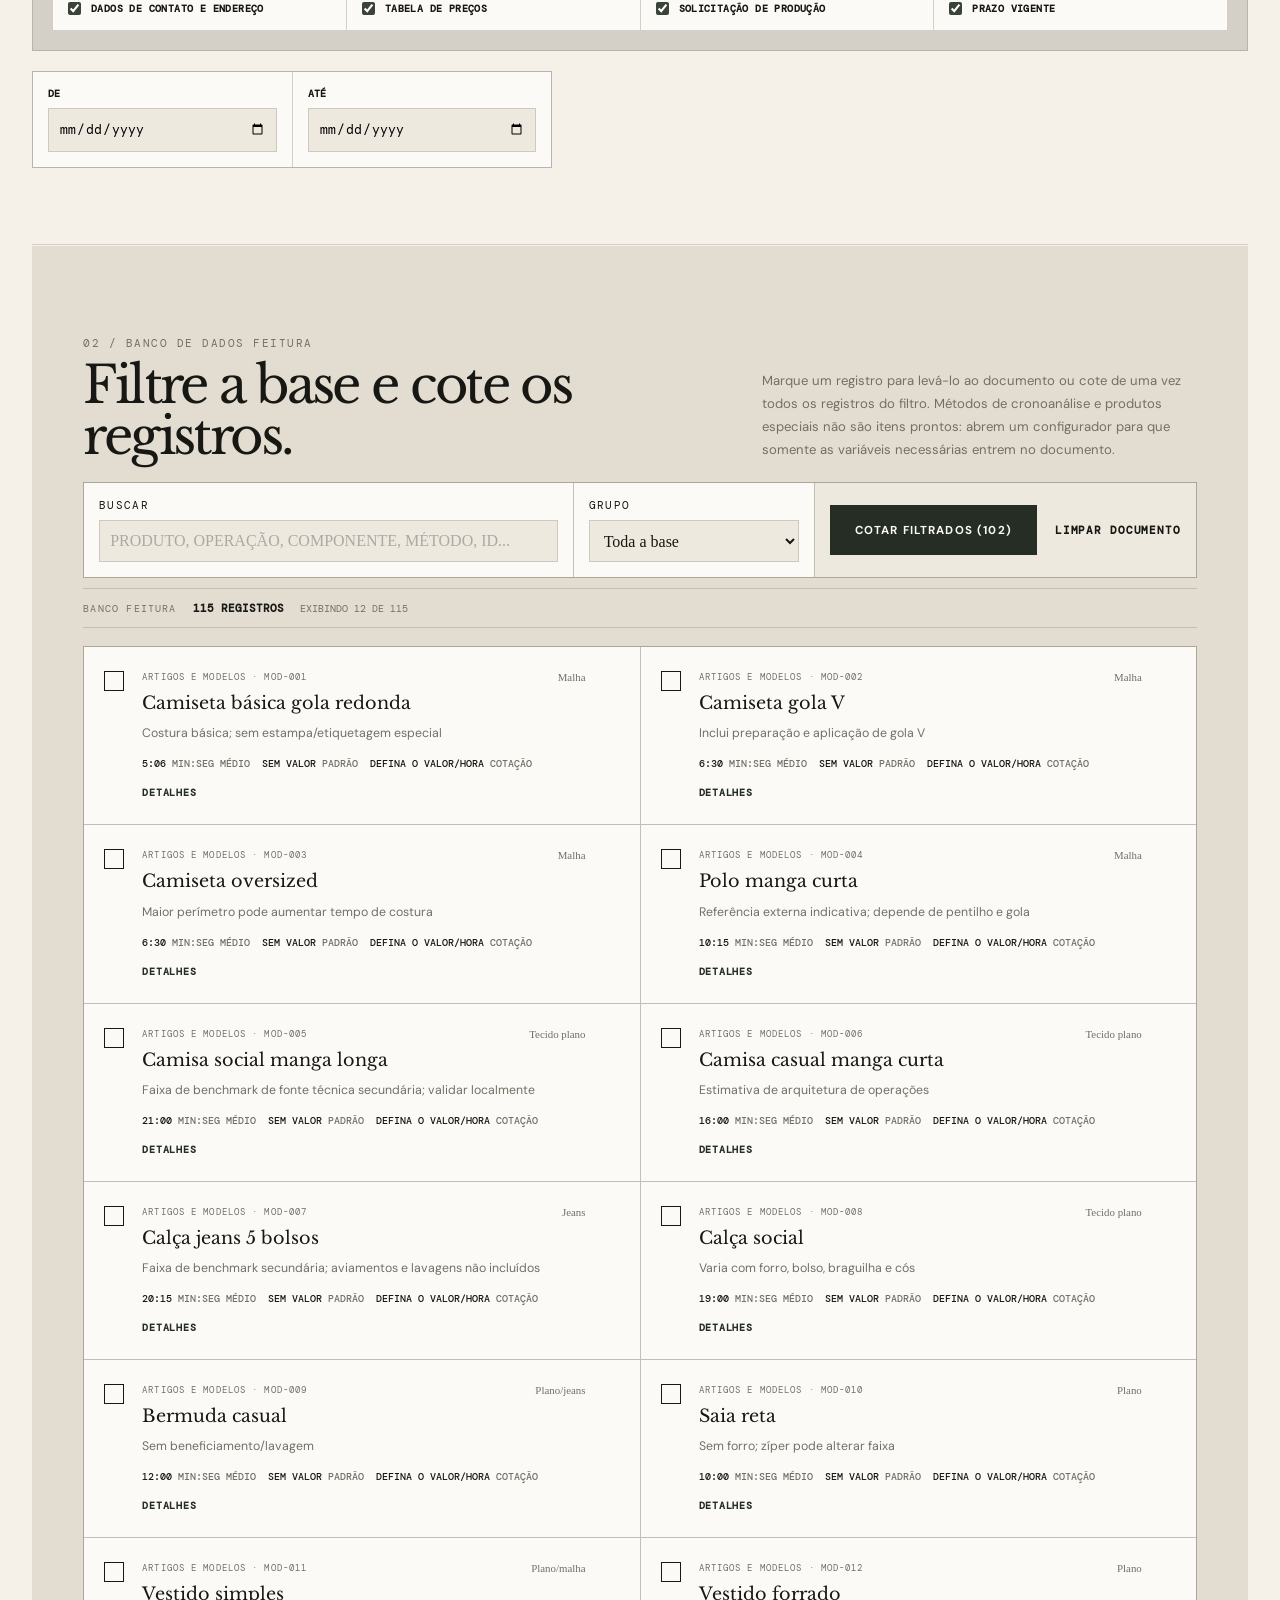
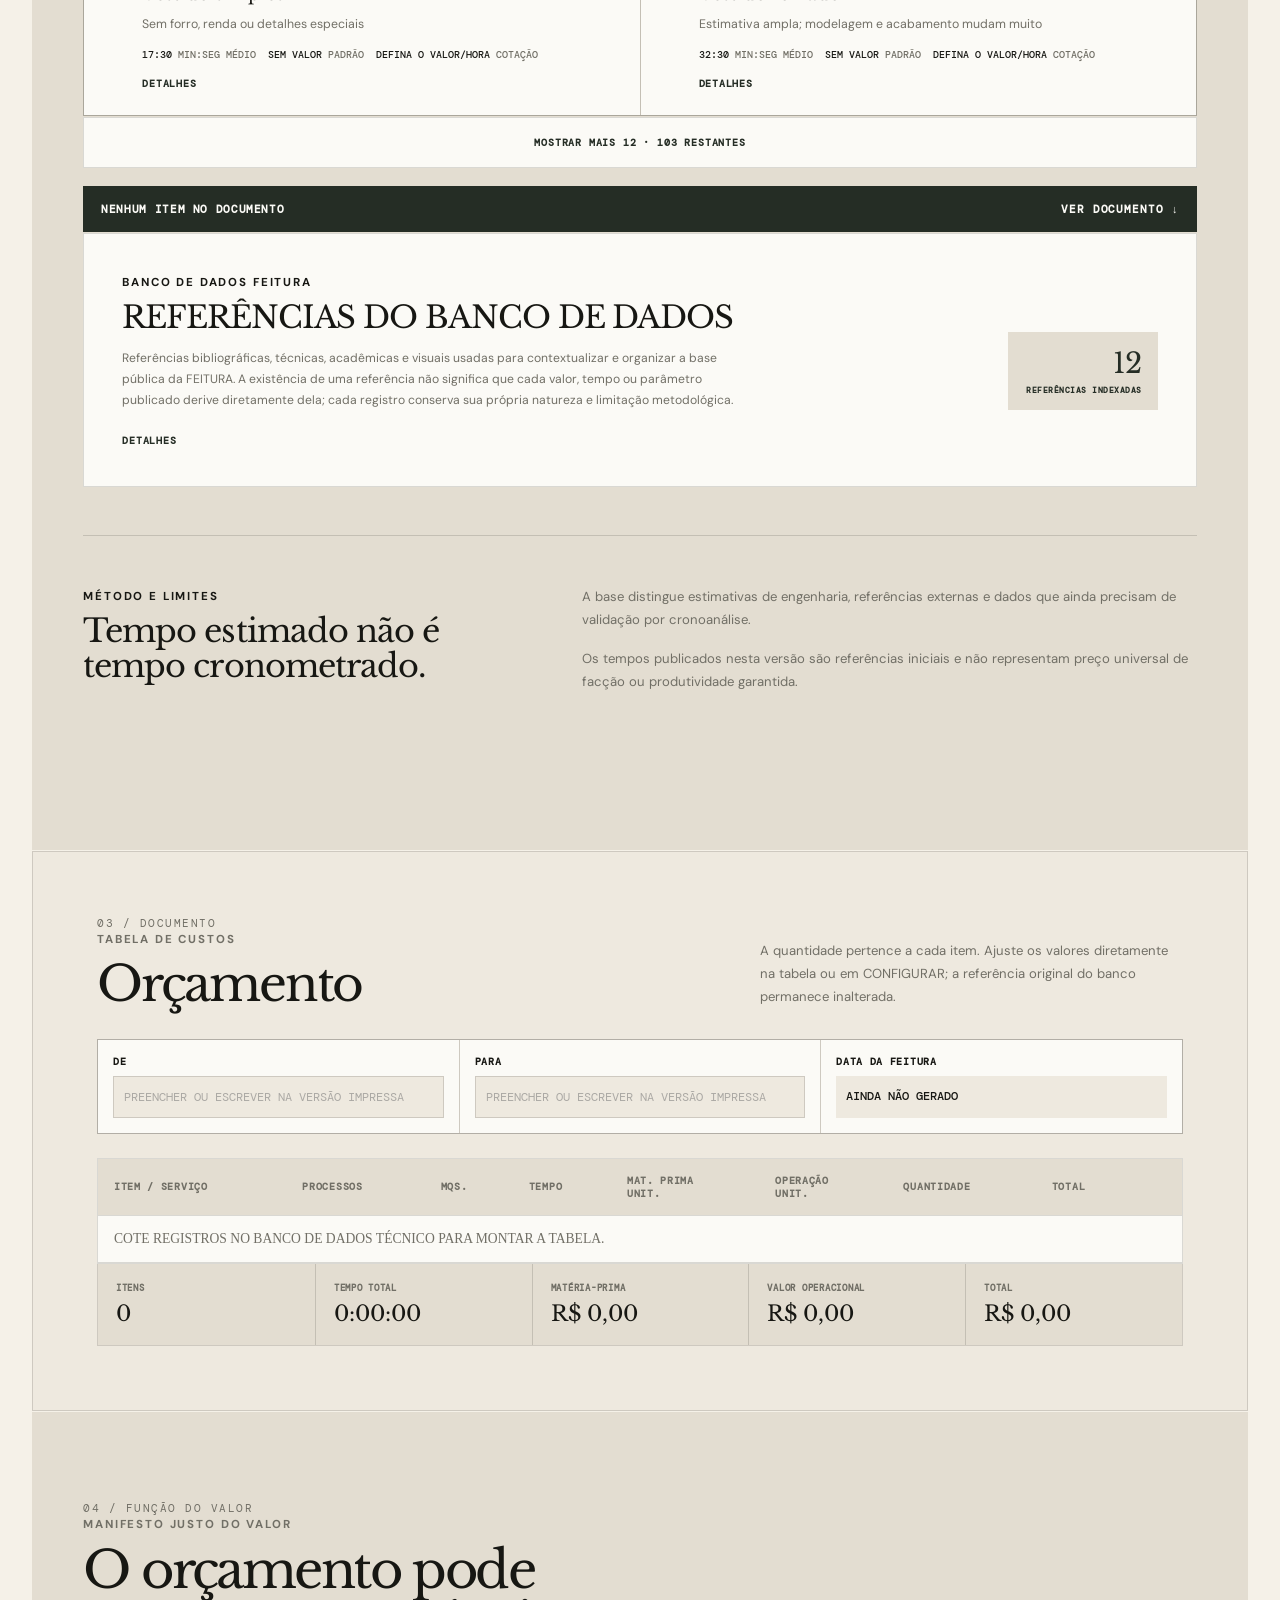
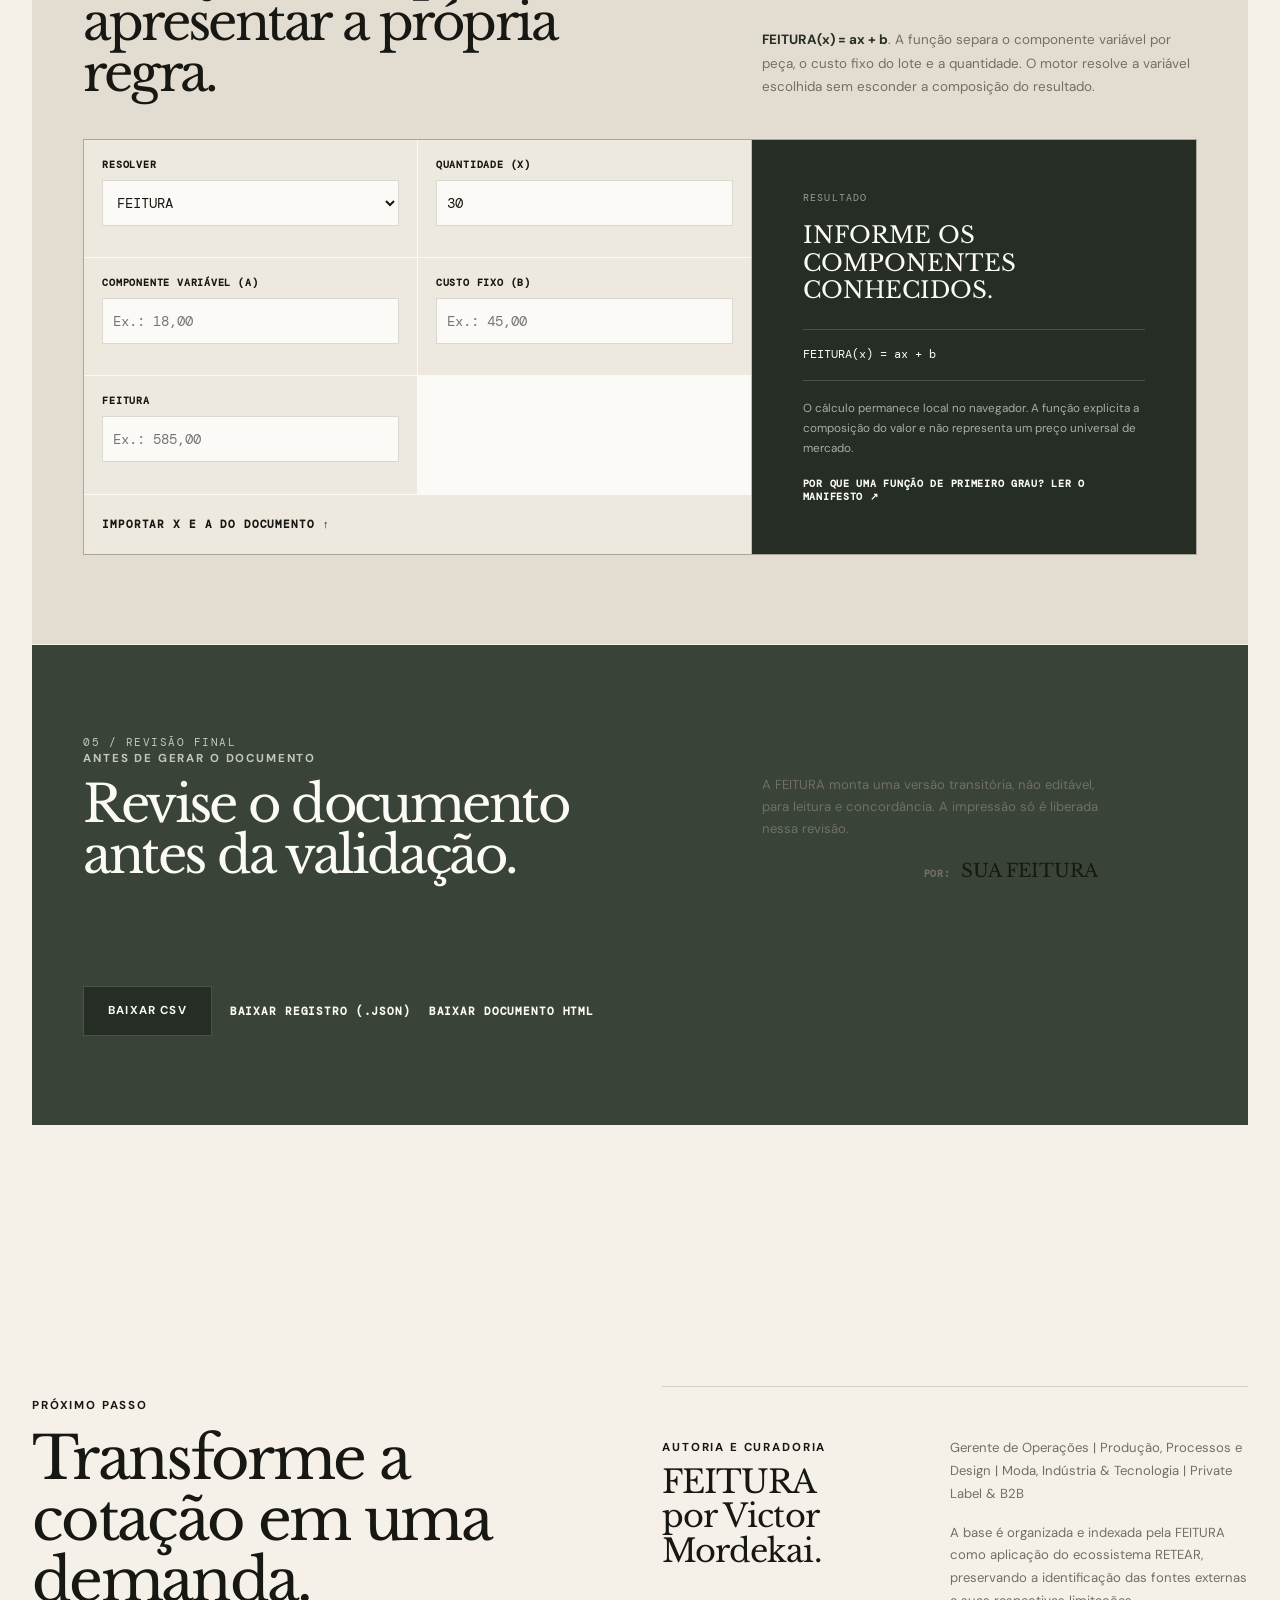
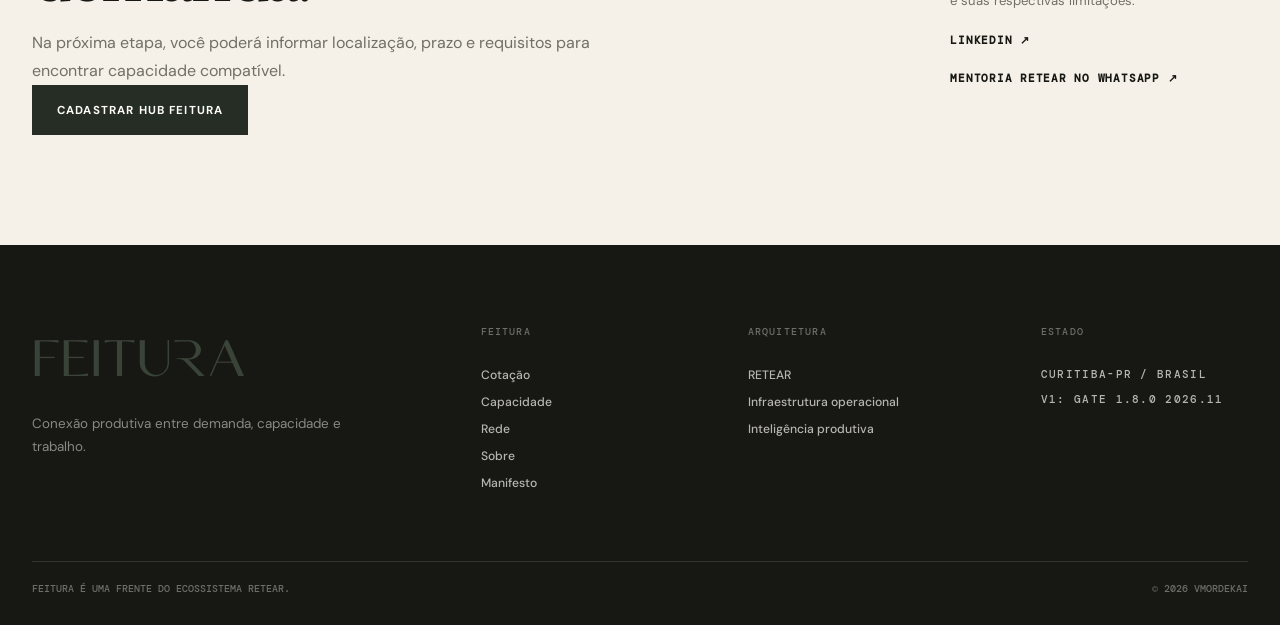
<file: pages/cotar.html>
<!doctype html>
<html lang="pt-BR">

<head>
  <meta charset="utf-8">
  <meta name="viewport" content="width=device-width, initial-scale=1">

  <title>FEITURA: Orçamento / romaneio</title>

  <meta
    name="description"
    content="FEITURA estrutura demandas produtivas a partir de produto, quantidade, processos e tempo, conectando necessidade de produção e capacidade produtiva."
  >

  <meta
    name="keywords"
    content="FEITURA, cotação produtiva, capacidade produtiva, produção, confecção, indústria têxtil, demanda produtiva"
  >

  <meta name="author" content="FEITURA">
  <meta name="robots" content="index, follow">
  <meta name="theme-color" content="#eee9df">

  <link
    rel="canonical"
    href="https://victormordekai.github.io/FEITURA/pages/cotar.html"
  >

  <!-- Open Graph -->

  <meta property="og:type" content="website">
  <meta property="og:locale" content="pt_BR">

  <meta
    property="og:title"
    content="FEITURA: Orçamento / romaneio"
  >

  <meta
    property="og:description"
    content="Estruture uma demanda produtiva e obtenha uma referência de produção a partir de produto, quantidade, processos e tempo."
  >

  <meta
    property="og:url"
    content="https://victormordekai.github.io/FEITURA/pages/cotar.html"
  >

  <meta
    property="og:site_name"
    content="FEITURA"
  >

  <meta
    property="og:image"
    content="https://victormordekai.github.io/FEITURA/assets/images/feitura-og-image-1200x630.png"
  >

  <meta
    property="og:image:width"
    content="1200"
  >

  <meta
    property="og:image:height"
    content="630"
  >

  <meta
    property="og:image:alt"
    content="FEITURA | símbolo e logotipo"
  >

  <!-- Twitter / X -->

  <meta
    name="twitter:card"
    content="summary_large_image"
  >

  <meta
    name="twitter:title"
    content="FEITURA: Orçamento / romaneio"
  >

  <meta
    name="twitter:description"
    content="Estruture uma demanda produtiva e obtenha uma referência de produção."
  >

  <meta
    name="twitter:image"
    content="https://victormordekai.github.io/FEITURA/assets/images/feitura-og-image-1200x630.png"
  >

  <!-- Favicon -->

  <link
    rel="icon"
    type="image/png"
    sizes="32x32"
    href="../assets/icons/feitura-monograma-32.png"
  >

  <link
    rel="icon"
    type="image/png"
    sizes="16x16"
    href="../assets/icons/feitura-monograma-16.png"
  >

  <link
    rel="apple-touch-icon"
    sizes="180x180"
    href="../assets/icons/feitura-monograma-180.png"
  >

  <link
    rel="icon"
    type="image/png"
    sizes="192x192"
    href="../assets/icons/feitura-monograma-192.png"
  >

  <!-- Performance / Typography -->

  <link
    rel="preconnect"
    href="https://fonts.googleapis.com"
  >

  <link
    rel="preconnect"
    href="https://fonts.gstatic.com"
    crossorigin
  >

  <link
    href="https://fonts.googleapis.com/css2?family=DM+Mono:wght@400;500&family=DM+Sans:wght@400;500;600;700&family=Libre+Baskerville:wght@400;700&display=swap"
    rel="stylesheet"
  >

  <!-- Base -->

  <link
    rel="stylesheet"
    href="../css/variables.css"
  >

  <link
    rel="stylesheet"
    href="../css/reset.css"
  >

  <link
    rel="stylesheet"
    href="../css/typography.css"
  >

  <!-- Navigation -->

  <link
    rel="stylesheet"
    href="../css/navbar.css"
  >

  <!-- Sections -->

  <link
    rel="stylesheet"
    href="../css/sections.css"
  >

  <link
    rel="stylesheet"
    href="../css/estimator.css"
  >

  <link
    rel="stylesheet"
    href="../css/pages/cotar.css"
  >

  <!-- Components -->

  <link
    rel="stylesheet"
    href="../css/cta.css"
  >

  <link
    rel="stylesheet"
    href="../css/footer.css"
  >

  <link
    rel="stylesheet"
    href="../css/animations.css"
  >

  <link
    rel="stylesheet"
    href="../css/responsive.css"
  >
  
  <link rel="stylesheet" href="../css/symbol.css">

  <link rel="stylesheet" href="../css/testify.css">

  <link rel="stylesheet" href="../css/hud-document.css">
  
</head>

<body>

  <header class="site-header">
  <div class="shell nav">
    <a class="brand" href="../index.html" aria-label="FEITURA início">
      <span class="brand-mark">F</span>
      <span class="brand-word">FEITURA<sup></sup></span>
    </a>

    <nav class="nav-links" aria-label="Navegação principal">
      <a href="../index.html#cotacao">Cotação</a>
      <a href="capacidade.html">Capacidade</a>
      <a href="rede.html">Rede</a>
      <a href="feitura.html">FEITURA</a>
      <a href="manifesto.html">Manifesto</a>
      <a href="https://victormordekai.github.io/RE-TEAR/" target="_blank" rel="noopener noreferrer">RETEAR↗</a>
    </nav>

    <div class="nav-actions">
      <a class="text-link" href="capacidade.html">Posso produzir</a>
      <a class="button button-dark button-small" href="cotar.html?perfil=contrato">Preciso produzir</a>
    </div>

    <button class="menu-button" type="button" aria-expanded="false" aria-controls="mobileMenu" data-menu-button aria-label="Abrir menu">
      <span></span><span></span>
    </button>
  </div>

  <nav class="mobile-menu" id="mobileMenu" data-mobile-menu aria-label="Navegação móvel">
      <a href="../index.html#cotacao">Cotação</a>
      <a href="capacidade.html">Capacidade</a>
      <a href="rede.html">Rede</a>
      <a href="feitura.html">FEITURA</a>
      <a href="manifesto.html">Manifesto</a>
      <a href="capacidade.html">Posso produzir</a>
      <a href="cotar.html?perfil=contrato">Preciso produzir</a>
      <a href="https://victormordekai.github.io/RE-TEAR/" target="_blank" rel="noopener noreferrer">RETEAR↗</a>
  </nav>
</header>

  <main class="page-main">

    <!-- HERO -->

    <section class="page-hero">

      <div class="shell page-hero-grid">

        <div>

          <div class="section-index mono">
            FEITURA / DEMANDA
          </div>

          <p class="kicker">
            Para quem produz e para quem contrata
          </p>

          <h1>
            Estruture o que será produzido.
          </h1>

          <p>
            Quem produz monta um orçamento a partir do próprio valor-hora.
            Quem contrata monta um romaneio a partir do preço-alvo. A base
            produtiva ajuda a completar o que ainda não está definido.
          </p>

        </div>

        <div class="page-hero-stamp">
          DEMANDA
          <br>
          <strong>→</strong>
          <br>
          CAPACIDADE
        </div>

      </div>

    </section>

    <!-- ORÇAMENTO / ROMANEIO -->

    <section class="quote-workspace feitura-quote" data-feitura-quote id="orcamento">
      <div class="shell">

        <div class="quote-title-block">
          <div class="section-index mono">FEITURA: ORÇAMENTO / ROMANEIO</div>
          <p>Escolha o seu papel, cote a partir do banco técnico e gere o documento de produção.</p>
        </div>

        <!-- 01 / INÍCIO -->
        <section class="quote-start" aria-labelledby="start-title">
          <div class="form-heading">
            <span class="mono">01</span>
            <div>
              <p class="kicker">INÍCIO</p>
              <h2 id="start-title">Defina o seu papel e a referência</h2>
            </div>
          </div>

          <div class="quote-mode quote-profile" role="group" aria-label="Perfil da cotação">
            <button type="button" data-mode="producer" aria-pressed="true">PRODUZO · ORÇAMENTO<small>Aplico o meu valor-hora aos tempos de referência e emito um orçamento.</small></button>
            <button type="button" data-mode="contractor" aria-pressed="false">CONTRATO · ROMANEIO<small>Informo o preço-alvo por unidade; a FEITURA mostra a hora implícita e monta o romaneio.</small></button>
          </div>

          <div class="quote-import">
            <div class="quote-import-text">
              <strong>Já tem uma FEITURA anterior?</strong>
              <span>Suba o registro (.json) e a cotação volta preenchida: empresa, cliente, prazos, serviços de rotina e a data da FEITURA.</span>
            </div>
            <button type="button" class="button button-dark" data-import-record>SUBIR REGISTRO DE FEITURA</button>
            <input type="file" accept=".json,application/json" data-import-file hidden>
            <p class="quote-import-status" data-import-status role="status" aria-live="polite"></p>
          </div>

          <p class="form-note" data-show-in="producer">O valor-hora é atributo de quem produz e fica restrito ao seu orçamento.</p>
          <p class="form-note" data-show-in="contractor" hidden>Quem contrata negocia por artigo, quantidade e preço por unidade. O romaneio não pede nem expõe valor-hora de prestadoras.</p>

          <div class="builder-fields start-reference-fields">
            <label data-show-in="producer">
              <span>Valor-hora médio <small>R$ / H</small></span>
              <input name="hourly" type="number" min="0" step="0.01" inputmode="decimal" placeholder="EX.: 32,00">
            </label>
            <label>
              <span><span data-show-in="producer">Empresa / profissional</span><span data-show-in="contractor" hidden>Empresa / marca solicitante</span></span>
              <input class="quote-provider-input" type="text" data-quote-provider placeholder="INSIRA O NOME DA SUA EMPRESA" autocomplete="organization">
            </label>
          </div>

          <fieldset class="pricing-reference" data-show-in="producer">
            <legend>REFERÊNCIA DE VALOR</legend>
            <label><input type="radio" name="pricingBasis" value="hourly" checked><span>A PARTIR DO SEU VALOR/HORA</span></label>
            <label><input type="radio" name="pricingBasis" value="standard"><span>A PARTIR DO VALOR PADRÃO</span></label>
          </fieldset>

          <fieldset class="romaneio-options">
            <legend>INSERIR NO DOCUMENTO</legend>
            <label><input type="checkbox" data-include-option="contact" checked><span>DADOS DE CONTATO E ENDEREÇO</span></label>
            <label><input type="checkbox" data-include-option="priceTable" checked><span>TABELA DE PREÇOS</span></label>
            <label><input type="checkbox" data-include-option="production" checked><span>SOLICITAÇÃO DE PRODUÇÃO</span></label>
            <label><input type="checkbox" data-include-option="deadline" checked><span>PRAZO VIGENTE</span></label>
          </fieldset>

          <div class="deadline-fields" data-deadline-fields>
            <label><span>DE</span><input type="date" data-deadline-from></label>
            <label><span>ATÉ</span><input type="date" data-deadline-to></label>
          </div>
        </section>

        <!-- 02 / BANCO -->
        <section class="database-workspace" aria-labelledby="database-title">
          <div class="database-heading">
            <div>
              <div class="section-index mono">02 / BANCO DE DADOS FEITURA</div>
              <h2 id="database-title">Filtre a base e cote os registros.</h2>
            </div>
            <p>Marque um registro para levá-lo ao documento ou cote de uma vez todos os registros do filtro. Métodos de cronoanálise e produtos especiais não são itens prontos: abrem um configurador para que somente as variáveis necessárias entrem no documento.</p>
          </div>

          <div class="glossary-toolbar">
            <label class="glossary-search">
              <span class="mono">BUSCAR</span>
              <input type="search" data-catalog-search placeholder="PRODUTO, OPERAÇÃO, COMPONENTE, MÉTODO, ID...">
            </label>
            <label>
              <span class="mono">GRUPO</span>
              <select data-catalog-group>
                <option value="all">Toda a base</option>
                <option value="models">Artigos e modelos</option>
                <option value="operations">Operações</option>
                <option value="repairs">Consertos e serviços</option>
                <option value="specials">Produtos especiais</option>
                <option value="methods">Método de cronoanálise</option>
              </select>
            </label>
            <div class="glossary-tools">
              <button type="button" class="button button-dark" data-quote-filtered>COTAR FILTRADOS</button>
              <button type="button" class="text-button" data-clear-lines>LIMPAR DOCUMENTO</button>
            </div>
          </div>

          <div class="quote-database-note">
            <span class="mono">BANCO FEITURA</span>
            <strong data-catalog-count>0 REGISTROS</strong>
            <small data-catalog-status></small>
          </div>

          <div class="glossary-list" data-catalog-list></div>
          <button type="button" class="catalog-more" data-catalog-more hidden>MOSTRAR MAIS</button>

          <div class="selection-status">
            <strong data-selection-status>NENHUM ITEM NO DOCUMENTO</strong>
            <button type="button" class="text-button" data-goto-document>VER DOCUMENTO ↓</button>
          </div>

          <section class="database-reference-card" data-reference-card aria-labelledby="database-reference-title"></section>

          <div class="glossary-method">
            <div>
              <span class="kicker">Método e limites</span>
              <h3>Tempo estimado não é tempo cronometrado.</h3>
            </div>
            <div>
              <p>A base distingue estimativas de engenharia, referências externas e dados que ainda precisam de validação por cronoanálise.</p>
              <p>Os tempos publicados nesta versão são referências iniciais e não representam preço universal de facção ou produtividade garantida.</p>
            </div>
          </div>
        </section>

        <!-- 03 / DOCUMENTO -->
        <section class="quote-document" data-document aria-labelledby="quote-document-title">
          <div class="quote-document-head">
            <div>
              <div class="section-index mono">03 / DOCUMENTO</div>
              <p class="kicker">Tabela de custos</p>
              <h2 id="quote-document-title"><span data-show-in="producer">Orçamento</span><span data-show-in="contractor" hidden>Romaneio de produção</span></h2>
            </div>
            <p>A quantidade pertence a cada item. Ajuste os valores diretamente na tabela ou em CONFIGURAR; a referência original do banco permanece inalterada.</p>
          </div>

          <div class="document-meta-fields">
            <label><span>DE</span><input type="text" data-document-from placeholder="PREENCHER OU ESCREVER NA VERSÃO IMPRESSA"></label>
            <label><span>PARA</span><input type="text" data-document-to placeholder="PREENCHER OU ESCREVER NA VERSÃO IMPRESSA"></label>
            <div class="document-generated"><span>DATA DA FEITURA</span><strong data-generated-at>AINDA NÃO GERADO</strong><button type="button" class="text-button" data-date-today hidden>USAR DATA DE HOJE</button></div>
          </div>

          <div class="quote-document-table-wrap">
            <table class="quote-document-table">
              <thead><tr><th>ITEM / SERVIÇO</th><th>PROCESSOS</th><th>MQs.</th><th>TEMPO</th><th>MAT. PRIMA<br>UNIT.</th><th data-unit-header>OPERAÇÃO<br>UNIT.</th><th>QUANTIDADE</th><th>TOTAL</th><th></th></tr></thead>
              <tbody data-document-rows></tbody>
            </table>
          </div>

          <div class="document-summary">
            <div><span>ITENS</span><strong data-summary="count">0</strong></div>
            <div><span>TEMPO TOTAL</span><strong data-summary="time">0:00:00</strong></div>
            <div><span>MATÉRIA-PRIMA</span><strong data-summary="material">R$ 0,00</strong></div>
            <div><span>VALOR OPERACIONAL</span><strong data-summary="operational">R$ 0,00</strong></div>
            <div><span>TOTAL</span><strong data-summary="total">R$ 0,00</strong></div>
          </div>

          <section class="quote-config-panel" data-config-panel hidden aria-label="Painel de configuração da cotação"></section>
        </section>

        <!-- 04 / FUNÇÃO DO VALOR -->
        <section class="formula-workspace" data-formula aria-labelledby="formula-title">
          <div class="formula-heading">
            <div>
              <div class="section-index mono">04 / FUNÇÃO DO VALOR</div>
              <p class="kicker">Manifesto justo do valor</p>
              <h2 id="formula-title">O orçamento pode apresentar a própria regra.</h2>
            </div>
            <p><strong>FEITURA(x) = ax + b</strong>. A função separa o componente variável por peça, o custo fixo do lote e a quantidade. O motor resolve a variável escolhida sem esconder a composição do resultado.</p>
          </div>
          <div class="formula-grid">
            <div class="formula-fields">
              <label><span>Resolver</span><select data-formula-unknown><option value="F">FEITURA</option><option value="x">Quantidade (x)</option><option value="a">Componente variável (a)</option><option value="b">Custo fixo (b)</option></select></label>
              <label><span>Quantidade (x)</span><input data-formula-x type="number" min="0" step="1" value="30"></label>
              <label><span>Componente variável (a)</span><input data-formula-a type="number" min="0" step="0.01" placeholder="Ex.: 18,00"></label>
              <label><span>Custo fixo (b)</span><input data-formula-b type="number" min="0" step="0.01" placeholder="Ex.: 45,00"></label>
              <label><span>FEITURA</span><input data-formula-f type="number" min="0" step="0.01" placeholder="Ex.: 585,00"></label>
              <div class="formula-import"><button type="button" class="text-button" data-formula-import>IMPORTAR x E a DO DOCUMENTO ↑</button></div>
            </div>
            <div class="formula-result">
              <span class="mono">RESULTADO</span>
              <strong data-formula-result>INFORME OS COMPONENTES CONHECIDOS.</strong>
              <div class="formula-display" data-formula-display>FEITURA(x) = ax + b</div>
              <p data-formula-explanation></p>
              <a href="manifesto.html">Por que uma função de primeiro grau? Ler o manifesto ↗</a>
            </div>
          </div>
        </section>

        <!-- 05 / REVISÃO FINAL -->
        <section class="quote-finalization" aria-labelledby="finalization-title">
          <div class="quote-finalization-head">
            <div>
              <div class="section-index mono">05 / REVISÃO FINAL</div>
              <p class="kicker">Antes de gerar o documento</p>
              <h2 id="finalization-title">Revise o documento antes da validação.</h2>
            </div>
            <div class="quote-finalization-meta">
              <p>A FEITURA monta uma versão transitória, não editável, para leitura e concordância. A impressão só é liberada nessa revisão.</p>
              <div class="quote-provider-byline">
                <span><span data-show-in="producer">POR:</span><span data-show-in="contractor" hidden>SOLICITANTE:</span></span>
                <strong data-provider-display>SUA FEITURA</strong>
              </div>
            </div>
          </div>
          <div class="hud-document-anchor" data-document-hud-anchor>
            <div class="hud-document-actions" data-document-hud data-hud-priority="10" aria-hidden="true">
              <button type="button" class="button-hud button-dark" data-open-review>REVISAR E VALIDAR DOCUMENTO</button>
            </div>
          </div>
          <div class="document-actions-secondary">
            <button type="button" class="button button-dark" data-export="csv">BAIXAR CSV</button>
            <button type="button" class="text-button" data-export="json">BAIXAR REGISTRO (.JSON)</button>
            <button type="button" class="text-button" data-export="html">BAIXAR DOCUMENTO HTML</button>
          </div>
        </section>

      </div>
    </section>

    <!-- PRÓXIMO PASSO -->

    <section class="next-step">

      <div class="shell next-step-inner">

        <div>

          <span class="kicker">
            Próximo passo
          </span>

          <h2>
            Transforme a cotação em uma demanda.
          </h2>

          <p>
            Na próxima etapa, você poderá informar localização, prazo e
            requisitos para encontrar capacidade compatível.
          </p>
          <a class="button button-dark" href="https://wa.me/5541997584893?text=Ol%C3%A1%21%20Conheci%20o%20projeto%20e%20quero%20fazer%20parte%20do%20hub%20FEITURA!%20Informe-me%20mais%20sobre%21" target="_blank" rel="noopener noreferrer">CADASTRAR HUB FEITURA</a>

        </div>

		<div class="glossary-sources">
            <div>
              <span class="kicker">Autoria e curadoria</span>
              <h3>FEITURA por Victor Mordekai.</h3>
            </div>
            <div>
              <p>Gerente de Operações | Produção, Processos e Design | Moda, Indústria & Tecnologia | Private Label & B2B</p>
              <p>A base é organizada e indexada pela FEITURA como aplicação do ecossistema RETEAR, preservando a identificação das fontes externas e suas respectivas limitações.</p>
              <div class="source-links">
                <a href="https://www.linkedin.com/in/victormordekai/" target="_blank" rel="noopener noreferrer">LinkedIn ↗</a>
                <a href="https://wa.me/5541997584893?text=Ol%C3%A1%21%20Conheci%20o%20projeto%20FEITURA%2C%20quero%20fazer%20uma%20mentoria%20RETEAR%21" target="_blank" rel="noopener noreferrer">Mentoria RETEAR no WhatsApp ↗</a>
              </div>
            </div>
        </div>
	</section>
		
  </main>

  <!-- FOOTER -->

	<div data-footer></div>

  <script
    type="module"
    src="../js/main.js"
  ></script>

<script src="../js/feitura-form-hud.js" defer></script>
</body>
</html>
</file>
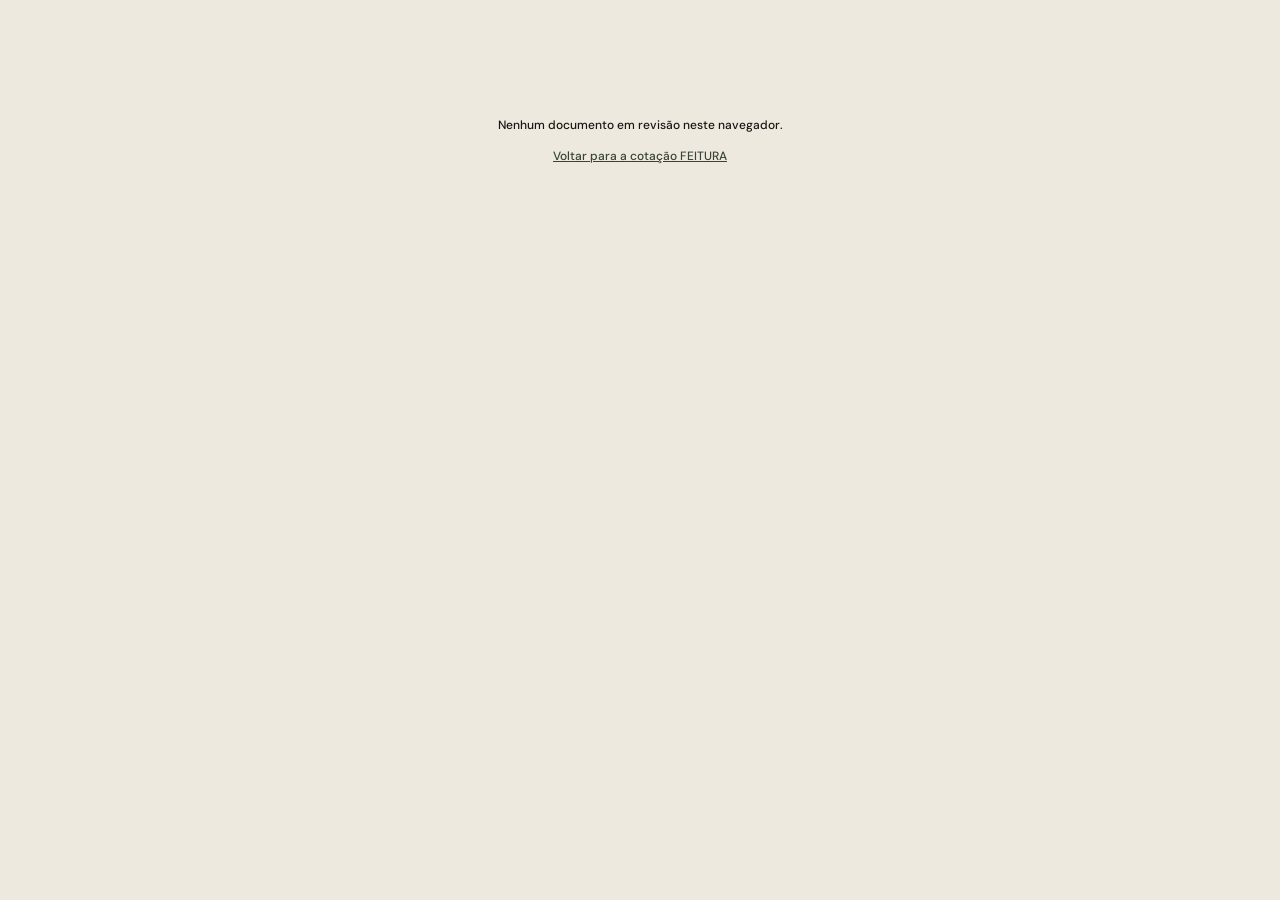
<file: pages/documento.html>
<!DOCTYPE html>
<html lang="pt-BR">
<head>
  <meta charset="UTF-8">
  <meta name="viewport" content="width=device-width, initial-scale=1">
  <meta name="robots" content="noindex">
  <title>sua FEITURA | revisão do documento</title>
  <link rel="icon" type="image/png" sizes="32x32" href="../assets/icons/feitura-monograma-32.png">
  <link rel="preconnect" href="https://fonts.googleapis.com">
  <link rel="preconnect" href="https://fonts.gstatic.com" crossorigin>
  <link href="https://fonts.googleapis.com/css2?family=DM+Mono:wght@400;500;600&family=DM+Sans:wght@400;500;600;700&display=swap" rel="stylesheet">
  <!-- Revisão não editável do orçamento / romaneio. O conteúdo vem da cotação (cotar.html),
       guardado neste navegador; nada é enviado a servidor. -->
</head>
<body>
  <div id="documento"><p style="margin:80px auto;text-align:center;font:500 12px 'DM Mono',monospace">CARREGANDO DOCUMENTO…</p></div>
  <script type="module" src="../js/modules/quote/review-page.js"></script>
</body>
</html>
</file>
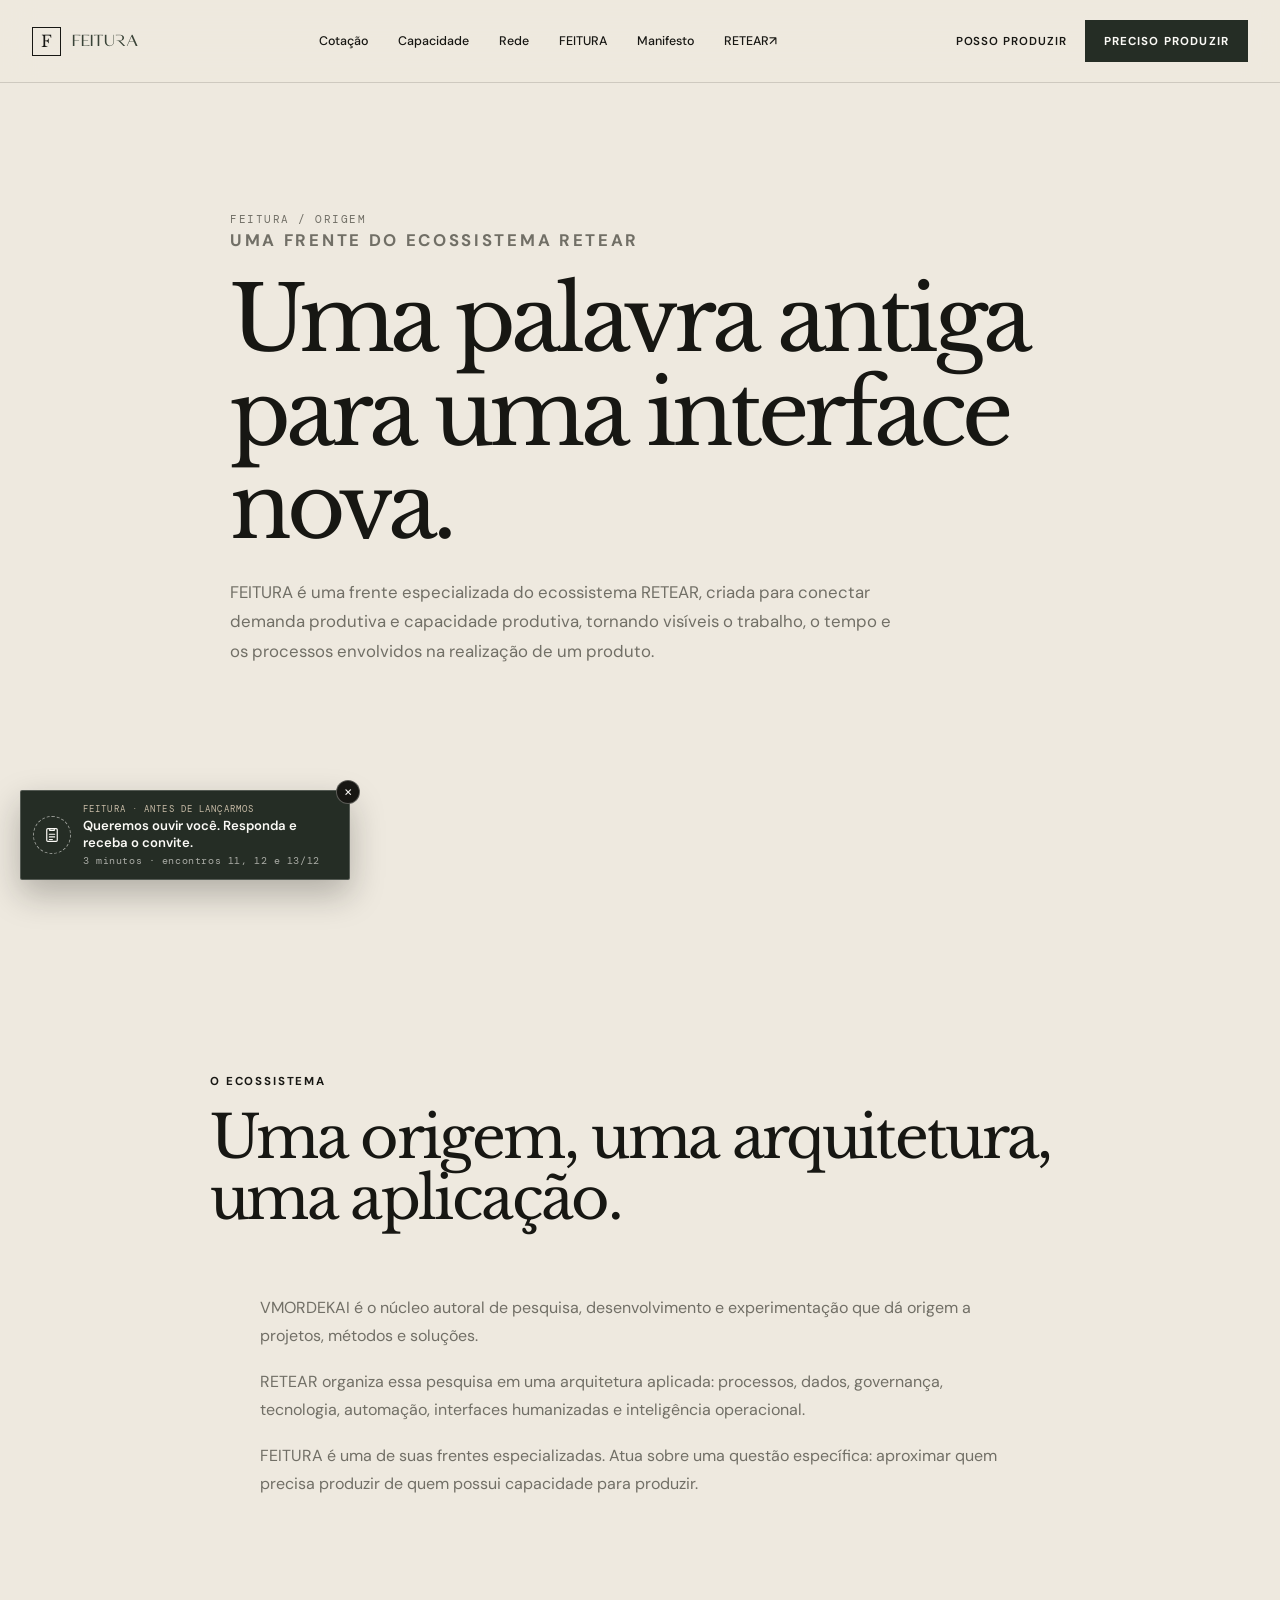
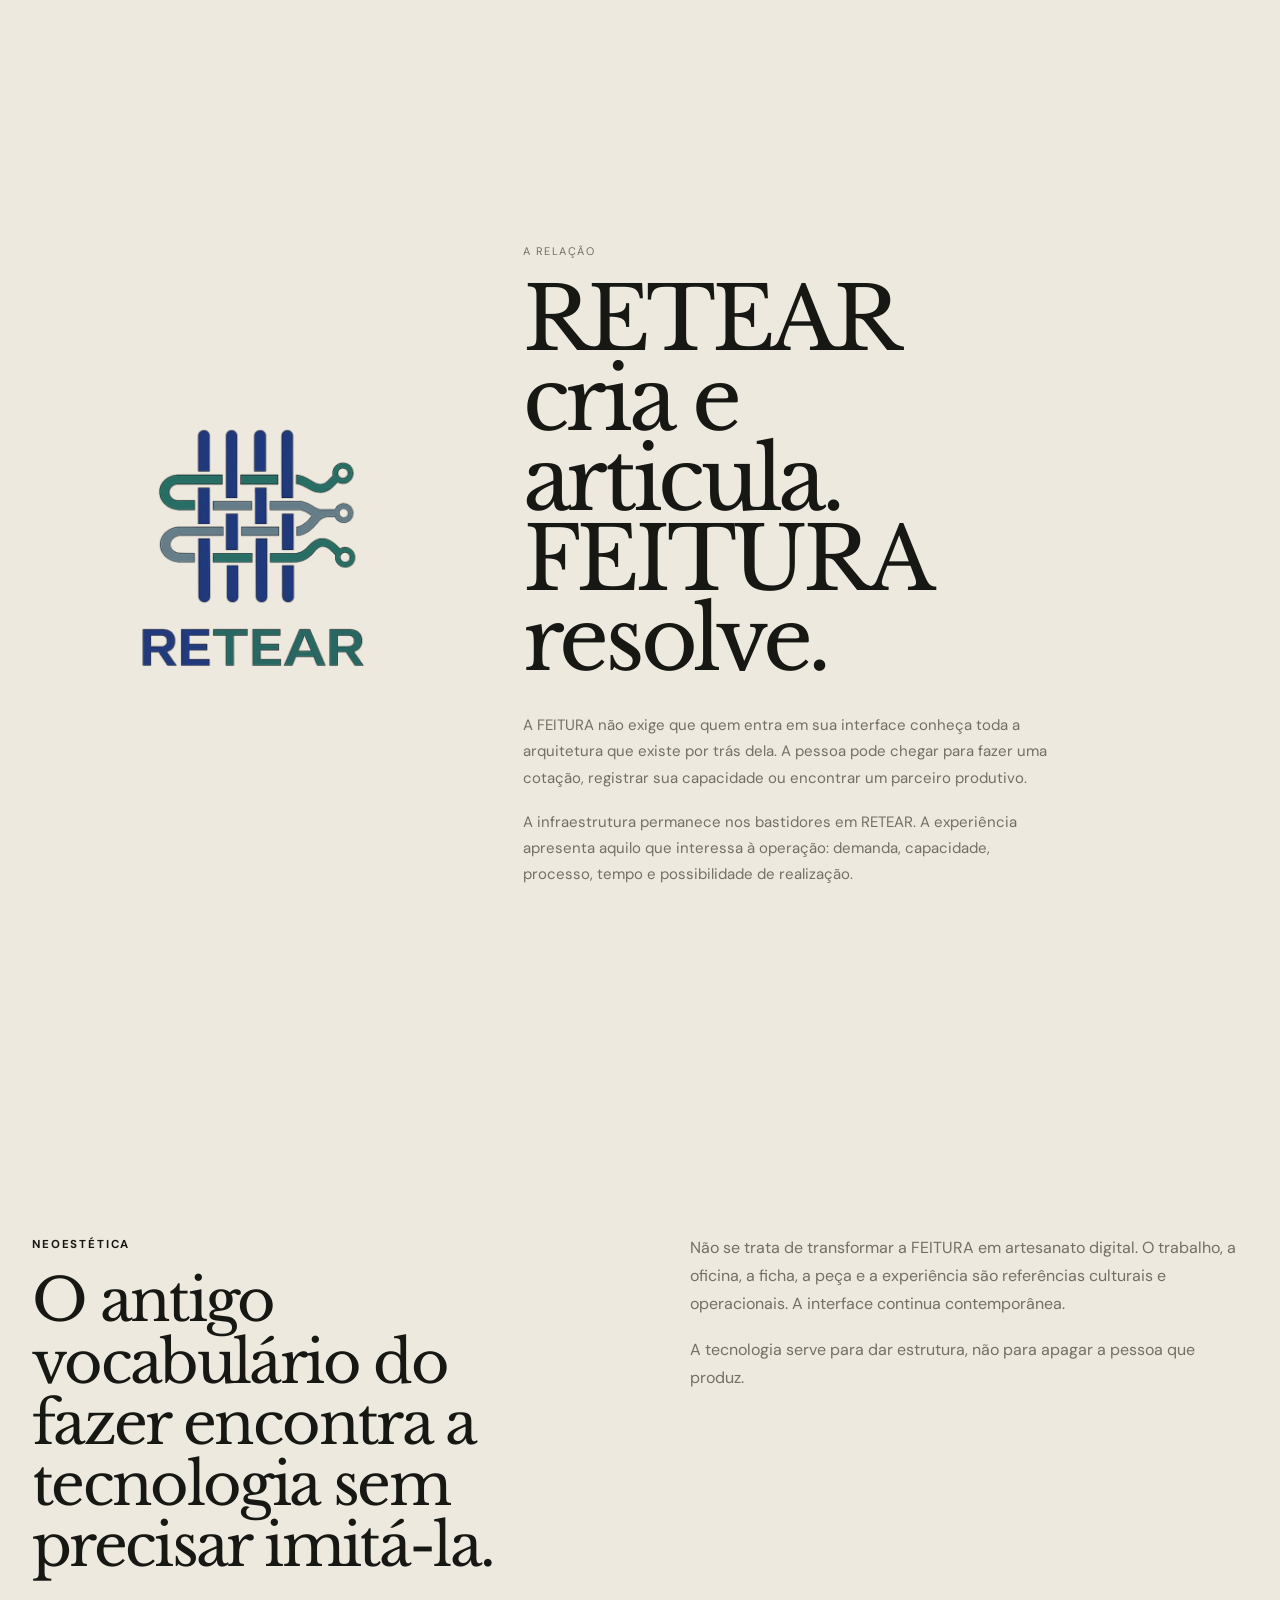
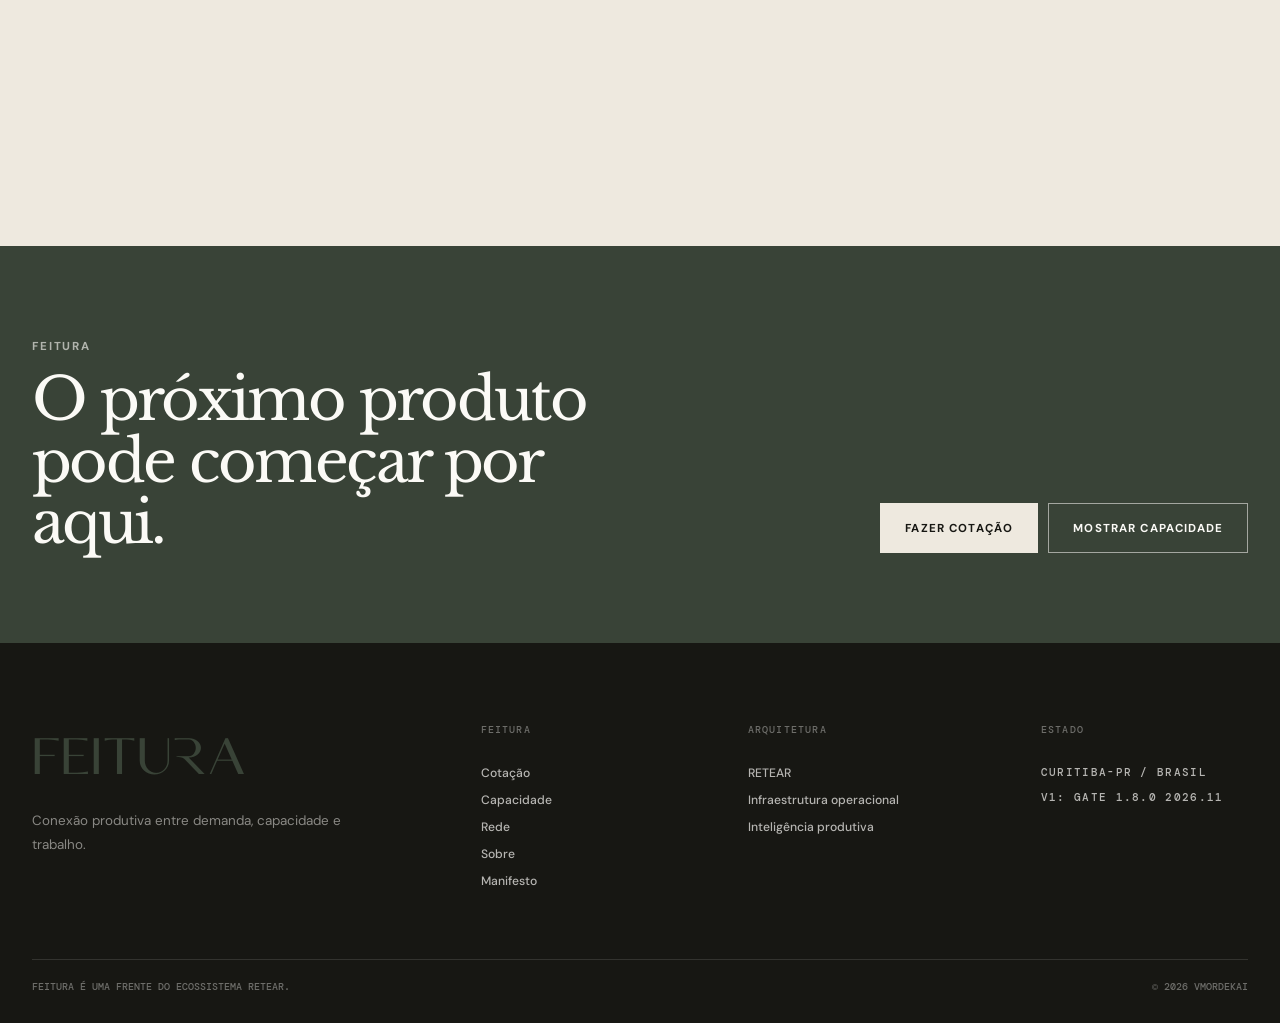
<file: pages/feitura.html>
<!doctype html>
<html lang="pt-BR">

<head>

  <!-- ========================================
       META TAGS — FEITURA / SOBRE
  ========================================= -->

  <!-- Codificação e idioma -->
  <meta charset="utf-8">

  <meta
    http-equiv="content-language"
    content="pt-BR"
  >

  <!-- Responsividade -->
  <meta
    name="viewport"
    content="width=device-width, initial-scale=1.0"
  >

  <!-- Título SEO -->
  <title>
    FEITURA | Sobre
  </title>

  <!-- Descrição SEO -->
  <meta
    name="description"
    content="FEITURA é uma frente do ecossistema RETEAR, criada para conectar demanda produtiva e capacidade produtiva, tornando visíveis o trabalho, o tempo e os processos envolvidos na realização de um produto."
  >

  <!-- Canonical -->
  <link
    rel="canonical"
    href="https://victormordekai.github.io/FEITURA/pages/feitura.html"
  >

  <!-- Keywords -->
  <meta
    name="keywords"
    content="FEITURA, RETEAR, VMORDEKAI, produção, capacidade produtiva, trabalho produtivo, indústria têxtil, confecção, costura, produção sob demanda, orçamento produtivo, produtividade, rede produtiva, capacidade de produção"
  >

  <!-- Autor -->
  <meta
    name="author"
    content="Victor Mordekai Ferreira"
  >

  <!-- Direitos -->
  <meta
    name="copyright"
    content="© 2026 FEITURA™ — RETEAR™ — VMORDEKAI®"
  >


  <!-- ========================================
       MOBILE / PWA
  ========================================= -->

  <meta
    name="mobile-web-app-capable"
    content="yes"
  >

  <meta
    name="apple-mobile-web-app-capable"
    content="yes"
  >

  <meta
    name="theme-color"
    content="#eee9df"
  >

  <meta
    name="apple-mobile-web-app-status-bar-style"
    content="default"
  >


  <!-- ========================================
       OPEN GRAPH
  ========================================= -->

  <meta
    property="og:title"
    content="FEITURA | Sobre"
  >

  <meta
    property="og:description"
    content="FEITURA é uma frente do ecossistema RETEAR, conectando demanda produtiva e capacidade produtiva e tornando visíveis o trabalho, o tempo e os processos por trás do produto."
  >

  <meta
    property="og:image"
    content="https://victormordekai.github.io/FEITURA/assets/images/feitura-og-image-1200x630.png"
  >

  <meta
    property="og:image:width"
    content="1200"
  >

  <meta
    property="og:image:height"
    content="630"
  >

  <meta
    property="og:image:alt"
    content="FEITURA | símbolo e logotipo"
  >

  <meta
    property="og:image:type"
    content="image/png"
  >

  <meta
    property="og:url"
    content="https://victormordekai.github.io/FEITURA/pages/feitura.html"
  >

  <meta
    property="og:type"
    content="website"
  >

  <meta
    property="og:locale"
    content="pt_BR"
  >

  <meta
    property="og:site_name"
    content="FEITURA"
  >


  <!-- ========================================
       TWITTER / X CARD
  ========================================= -->

  <meta
    name="twitter:card"
    content="summary_large_image"
  >

  <meta
    name="twitter:title"
    content="FEITURA | Sobre"
  >

  <meta
    name="twitter:description"
    content="FEITURA é uma frente do ecossistema RETEAR, conectando demanda produtiva e capacidade produtiva."
  >

  <meta
    name="twitter:image"
    content="https://victormordekai.github.io/FEITURA/assets/images/feitura-og-image-1200x630.png"
  >


  <!-- ========================================
       FAVICONS
  ========================================= -->

  <link
    rel="icon"
    type="image/png" sizes="512x512"
    href="../assets/icons/favicon.png"
  >

  <link
    rel="icon"
    type="image/png"
    sizes="16x16"
    href="../assets/icons/feitura-monograma-16.png"
  >

  <link
    rel="icon"
    type="image/png"
    sizes="32x32"
    href="../assets/icons/feitura-monograma-32.png"
  >

  <link
    rel="icon"
    type="image/png"
    sizes="192x192"
    href="../assets/icons/feitura-monograma-192.png"
  >

  <link
    rel="apple-touch-icon"
    sizes="180x180"
    href="../assets/icons/feitura-monograma-180.png"
  >


  <!-- ========================================
       INDEXAÇÃO
  ========================================= -->

  <meta
    name="robots"
    content="index, follow"
  >

  <meta
    name="googlebot"
    content="index, follow"
  >


  <!-- ========================================
       PERFORMANCE
  ========================================= -->

  <link
    rel="preconnect"
    href="https://fonts.googleapis.com"
  >

  <link
    rel="preconnect"
    href="https://fonts.gstatic.com"
    crossorigin
  >


  <!-- ========================================
       TIPOGRAFIA
  ========================================= -->

  <link
    href="https://fonts.googleapis.com/css2?family=DM+Mono:wght@400;500&family=DM+Sans:wght@400;500;600;700&family=Libre+Baskerville:wght@400;700&display=swap"
    rel="stylesheet"
  >


  <!-- ========================================
       CSS
  ========================================= -->

  <link
    rel="stylesheet"
    href="../css/variables.css"
  >

  <link
    rel="stylesheet"
    href="../css/reset.css"
  >

  <link
    rel="stylesheet"
    href="../css/typography.css"
  >

  <link
    rel="stylesheet"
    href="../css/navbar.css"
  >

  <link
    rel="stylesheet"
    href="../css/sections.css"
  >

  <link
    rel="stylesheet"
    href="../css/cta.css"
  >

  <link
    rel="stylesheet"
    href="../css/footer.css"
  >

  <link
    rel="stylesheet"
    href="../css/responsive.css"
  >

  <link rel="stylesheet" href="../css/symbol.css">
  

  <link rel="stylesheet" href="../css/testify.css">
	
  
  <link rel="stylesheet" href="../css/testify-about.css">

</head>

<body>

<header class="site-header">
  <div class="shell nav">
    <a class="brand" href="../index.html" aria-label="FEITURA início">
      <span class="brand-mark">F</span>
      <span class="brand-word">FEITURA<sup></sup></span>
    </a>

    <nav class="nav-links" aria-label="Navegação principal">
      <a href="../index.html#cotacao">Cotação</a>
      <a href="capacidade.html">Capacidade</a>
      <a href="rede.html">Rede</a>
      <a href="feitura.html">FEITURA</a>
      <a href="manifesto.html">Manifesto</a>
      <a href="https://victormordekai.github.io/RE-TEAR/" target="_blank" rel="noopener noreferrer">RETEAR↗</a>
    </nav>

    <div class="nav-actions">
      <a class="text-link" href="capacidade.html">Posso produzir</a>
      <a class="button button-dark button-small" href="cotar.html?perfil=contrato">Preciso produzir</a>
    </div>

    <button class="menu-button" type="button" aria-expanded="false" aria-controls="mobileMenu" data-menu-button aria-label="Abrir menu">
      <span></span><span></span>
    </button>
  </div>

  <nav class="mobile-menu" id="mobileMenu" data-mobile-menu aria-label="Navegação móvel">
      <a href="../index.html#cotacao">Cotação</a>
      <a href="capacidade.html">Capacidade</a>
      <a href="rede.html">Rede</a>
      <a href="feitura.html">FEITURA</a>
      <a href="manifesto.html">Manifesto</a>
      <a href="capacidade.html">Posso produzir</a>
      <a href="cotar.html?perfil=contrato">Preciso produzir</a>
      <a href="https://victormordekai.github.io/RE-TEAR/" target="_blank" rel="noopener noreferrer">RETEAR↗</a>
  </nav>
</header>


<main class="page-main">


  <!-- ORIGEM -->

  <section class="page-hero">

    <div class="shell narrow page-copy">

      <div class="section-index mono">
        FEITURA / ORIGEM
      </div>

      <p class="kicker">
        Uma frente do ecossistema RETEAR
      </p>

      <h1>
        Uma palavra antiga para uma interface nova.
      </h1>

      <p>
        FEITURA é uma frente especializada do ecossistema RETEAR,
        criada para conectar demanda produtiva e capacidade produtiva,
        tornando visíveis o trabalho, o tempo e os processos envolvidos
        na realização de um produto.
      </p>

    </div>

  </section>


  <!-- ECOSSISTEMA -->

  <section class="section-paper feitura-ecosystem">

    <div class="shell two-column">

      <div>

        <span class="kicker">
          O ecossistema
        </span>

        <h2>
          Uma origem, uma arquitetura, uma aplicação.
        </h2>

      </div>

      <div>

        <p>
          <a
            href="https://victormordekai.github.io/VMORDEKAI/pages/portfolio-1.html"
            target="_blank"
            rel="noopener noreferrer"
          >VMORDEKAI</a>
          é o núcleo autoral de pesquisa, desenvolvimento e
          experimentação que dá origem a projetos, métodos e soluções.
        </p>

        <p>
          <a
            href="https://victormordekai.github.io/RE-TEAR/"
            target="_blank"
            rel="noopener noreferrer"
          >RETEAR</a>
          organiza essa pesquisa em uma arquitetura aplicada:
          processos, dados, governança, tecnologia, automação,
          interfaces humanizadas e inteligência operacional.
        </p>

        <p>
          FEITURA é uma de suas frentes especializadas.
          Atua sobre uma questão específica: aproximar quem precisa
          produzir de quem possui capacidade para produzir.
        </p>

      </div>

    </div>

  </section>


	<!-- ARQUITETURA -->

   <section class="testify testify--about">

    <div class="testify-symbol testify-symbol--medium">
      <div class="testify-core">
        <a
          href="https://victormordekai.github.io/RE-TEAR/"
          target="_blank"
          rel="noopener noreferrer"
          aria-label="Acessar o site da RETEAR"
        >
          <img
            src="../assets/logo/logo-retear.png"
            alt="RETEAR"
          >
        </a>
      </div>
    </div>

    <section class="testify-content">

      <p class="testify-eyebrow">
        A relação
      </p>

      <h1 class="testify-title">
        RETEAR<br>
        cria e<br>
        articula.<br>
        FEITURA<br>
        resolve.
      </h1>

      <div class="testify-text">
        <p>
          A FEITURA não exige que quem entra em sua interface
          conheça toda a arquitetura que existe por trás dela.
          A pessoa pode chegar para fazer uma cotação, registrar
          sua capacidade ou encontrar um parceiro produtivo.
        </p>

        <p>
          A infraestrutura permanece nos bastidores em RETEAR.
          A experiência apresenta aquilo que interessa à operação:
          demanda, capacidade, processo, tempo e possibilidade
          de realização.
        </p>
      </div>

    </section>

  </section>


  <!-- NEOESTÉTICA -->

  <section class="section-paper">

    <div class="shell two-column">

      <div>

        <span class="kicker">
          Neoestética
        </span>

        <h2>
          O antigo vocabulário do fazer encontra a tecnologia sem
          precisar imitá-la.
        </h2>

      </div>

      <div>

        <p>
          Não se trata de transformar a FEITURA em artesanato digital.
          O trabalho, a oficina, a ficha, a peça e a experiência são
          referências culturais e operacionais. A interface continua
          contemporânea.
        </p>

        <p>
          A tecnologia serve para dar estrutura, não para apagar a
          pessoa que produz.
        </p>

      </div>

    </div>

  </section>


  <!-- CTA -->

  <section class="cta">

    <div class="shell cta-inner">

      <div>

        <span class="kicker">
          FEITURA
        </span>

        <h2>
          O próximo produto pode começar por aqui.
        </h2>

      </div>

      <div class="cta-actions">

        <a class="button button-paper" href="cotar.html">
          Fazer cotação
        </a>

        <a class="button button-light-outline" href="capacidade.html">
          Mostrar capacidade
        </a>

      </div>

    </div>

  </section>


</main>


<div data-footer></div>


<script type="module" src="../js/main.js"></script>

<script src="../js/feitura-form-hud.js" defer></script>
</body>
</html>
</file>
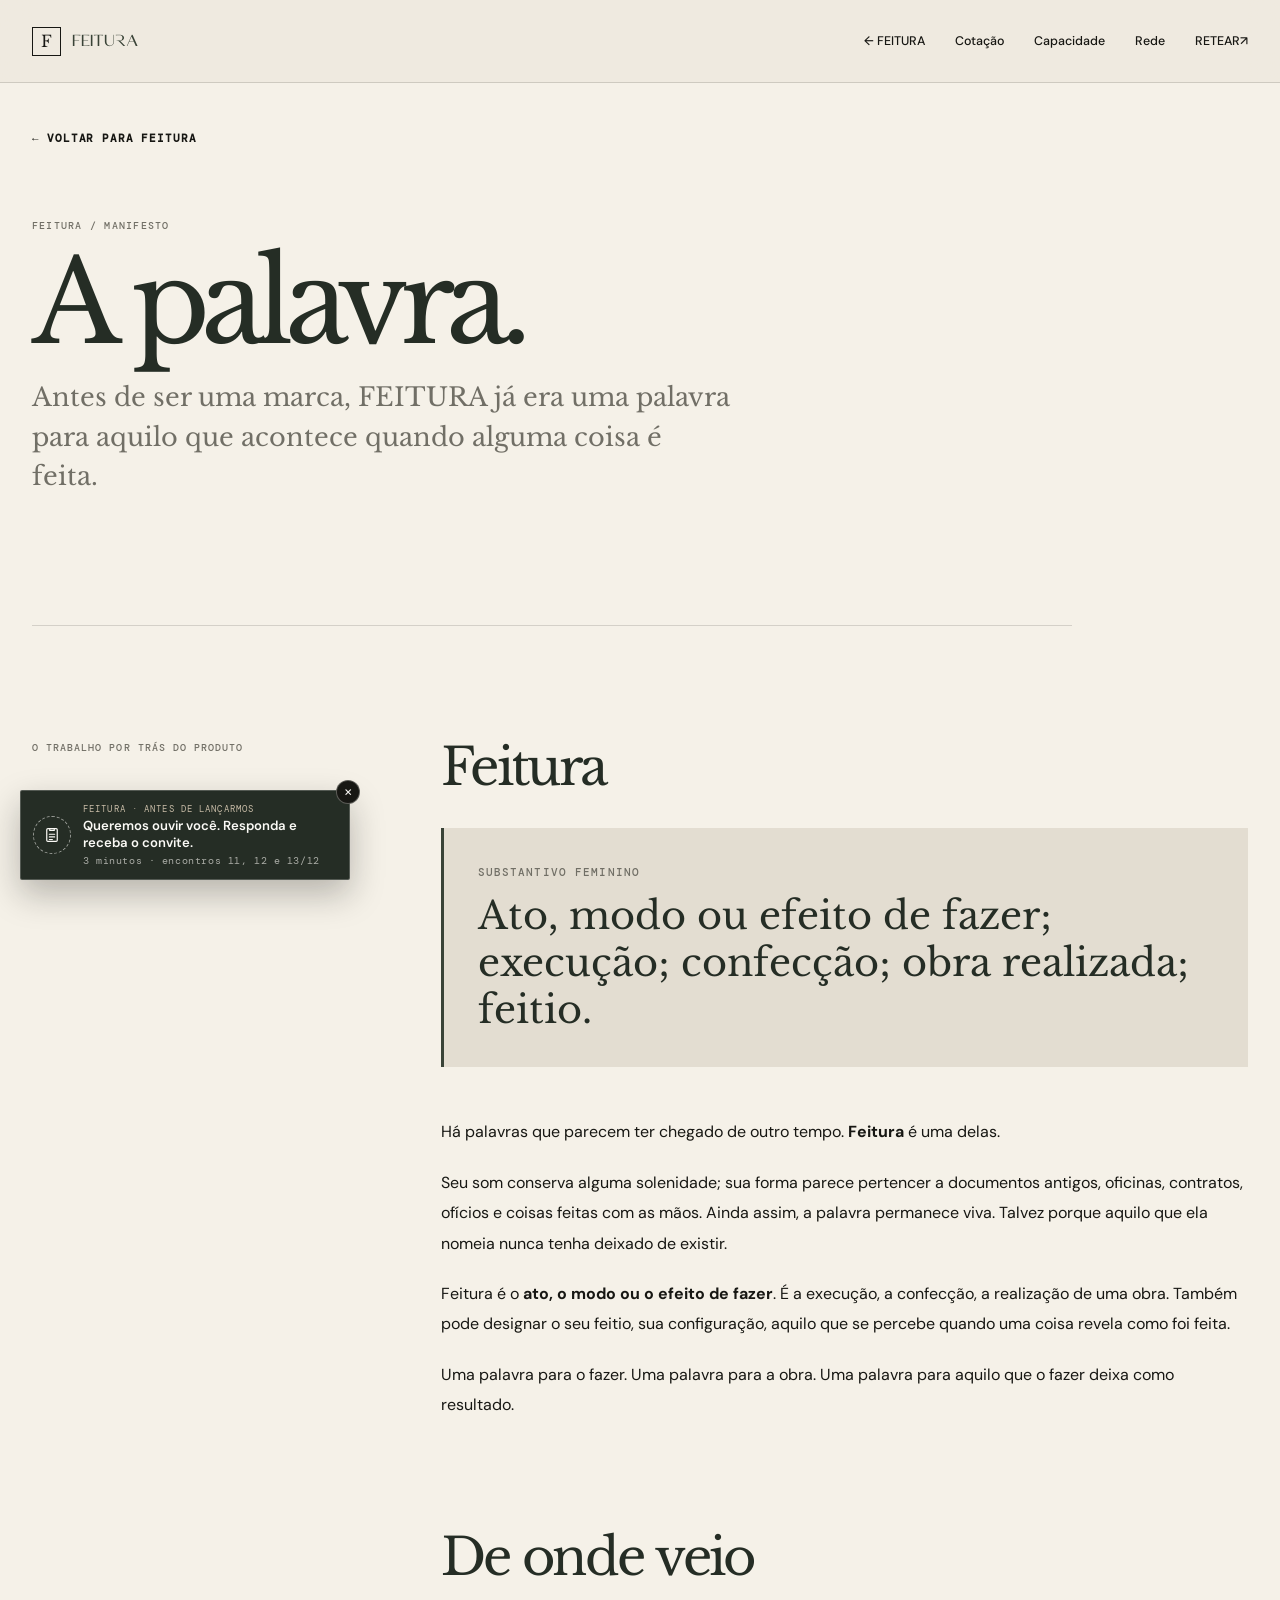
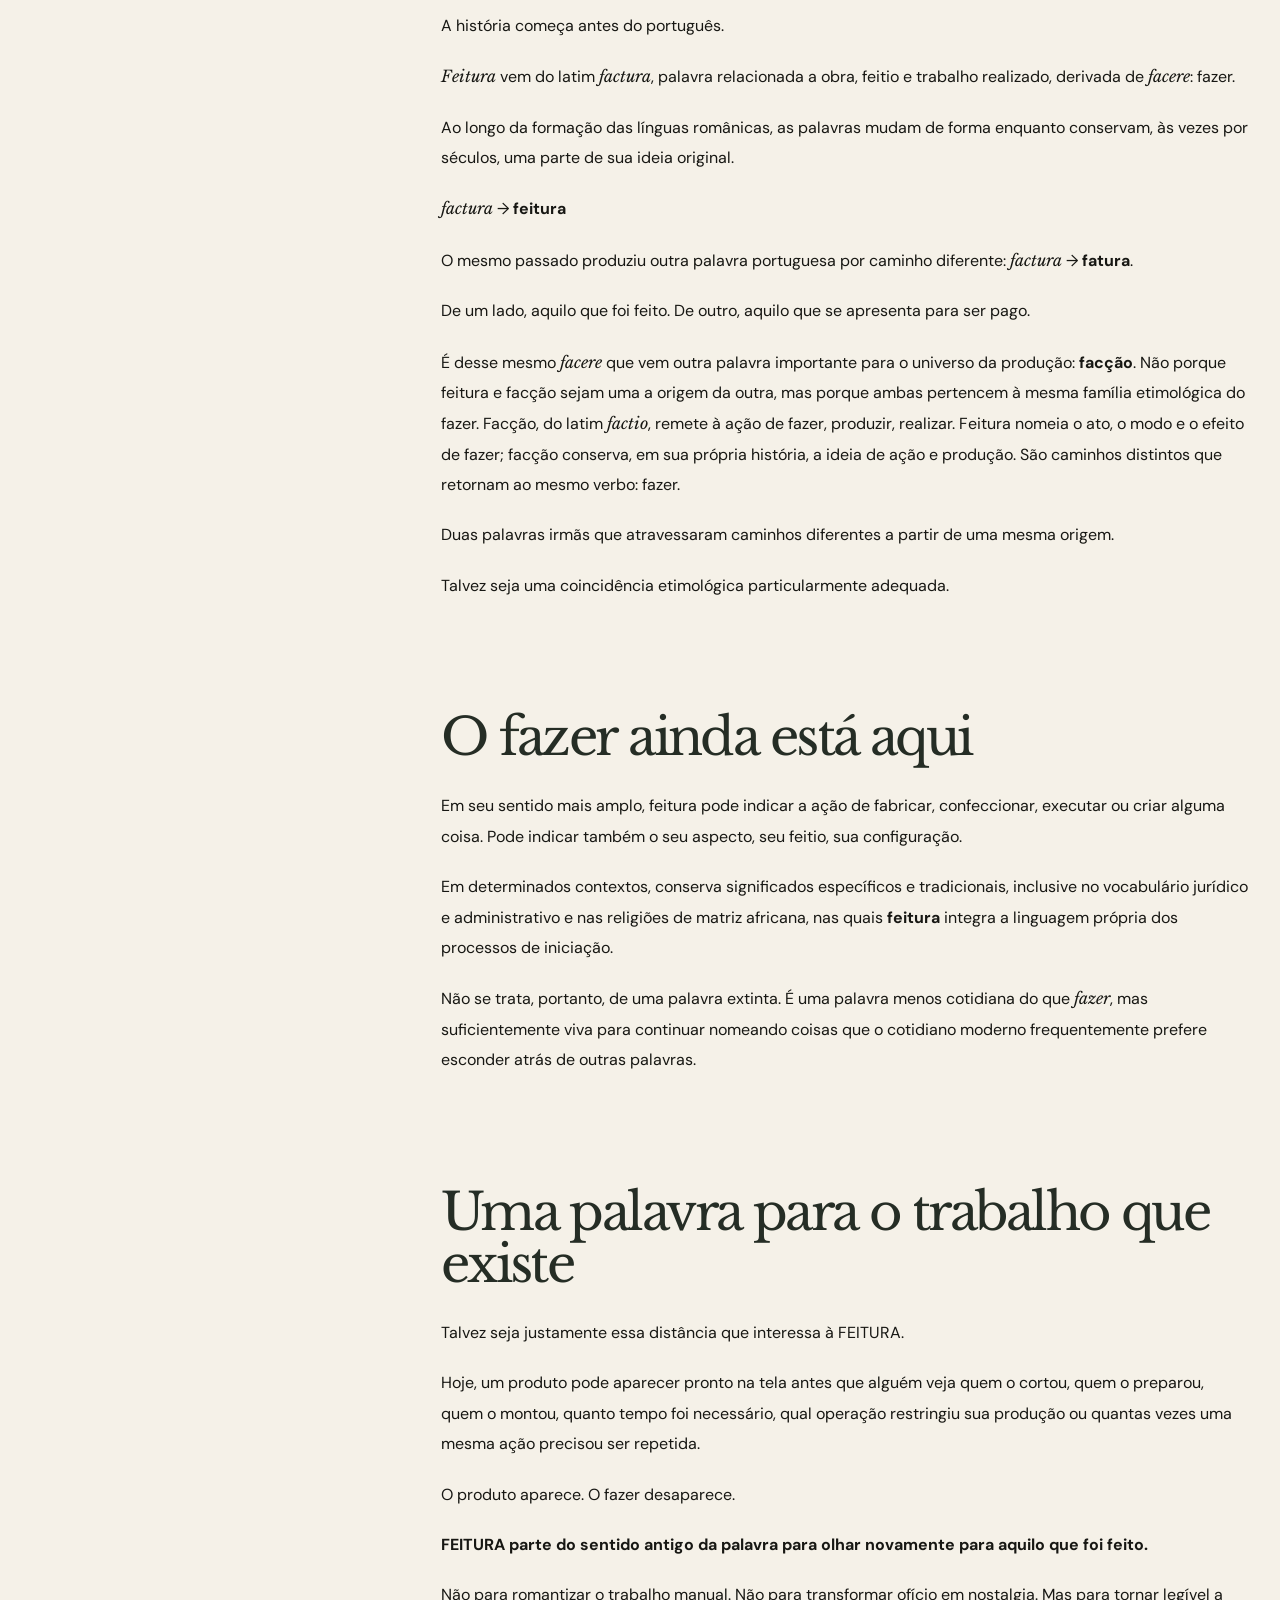
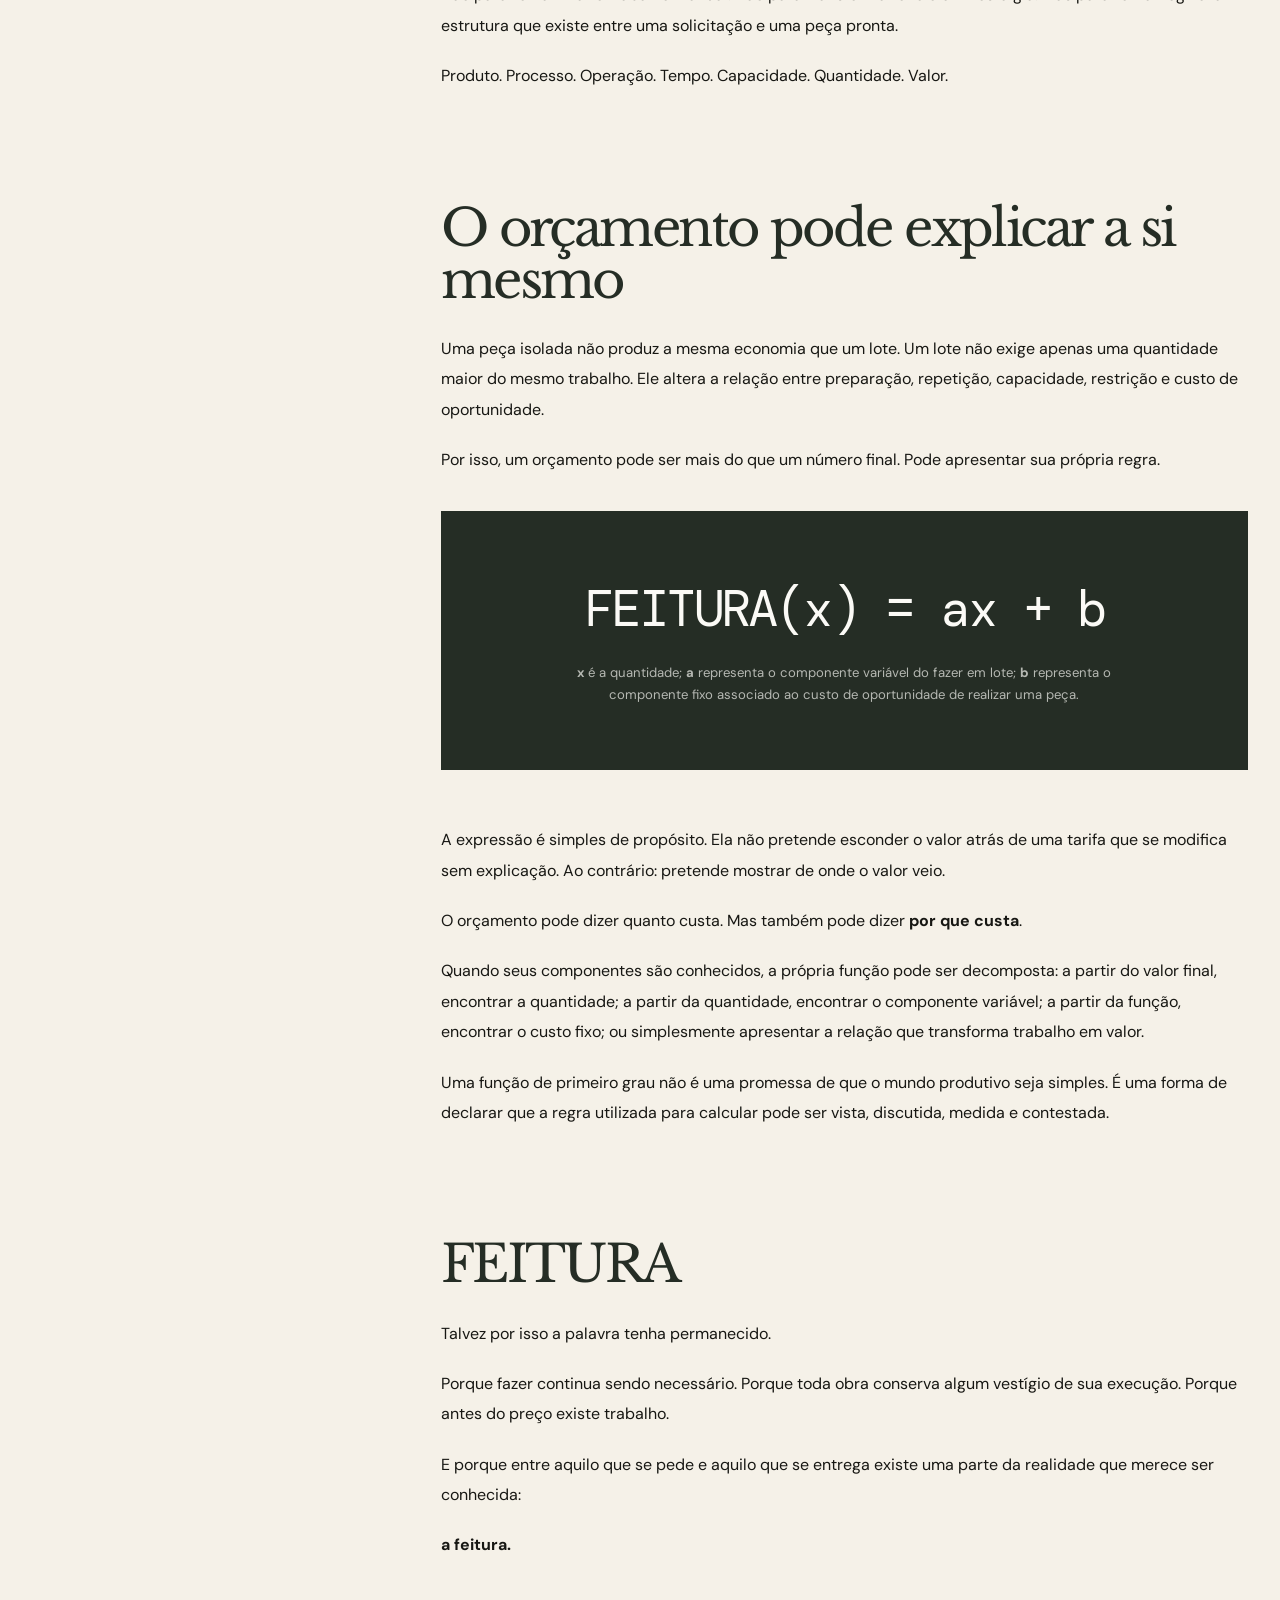
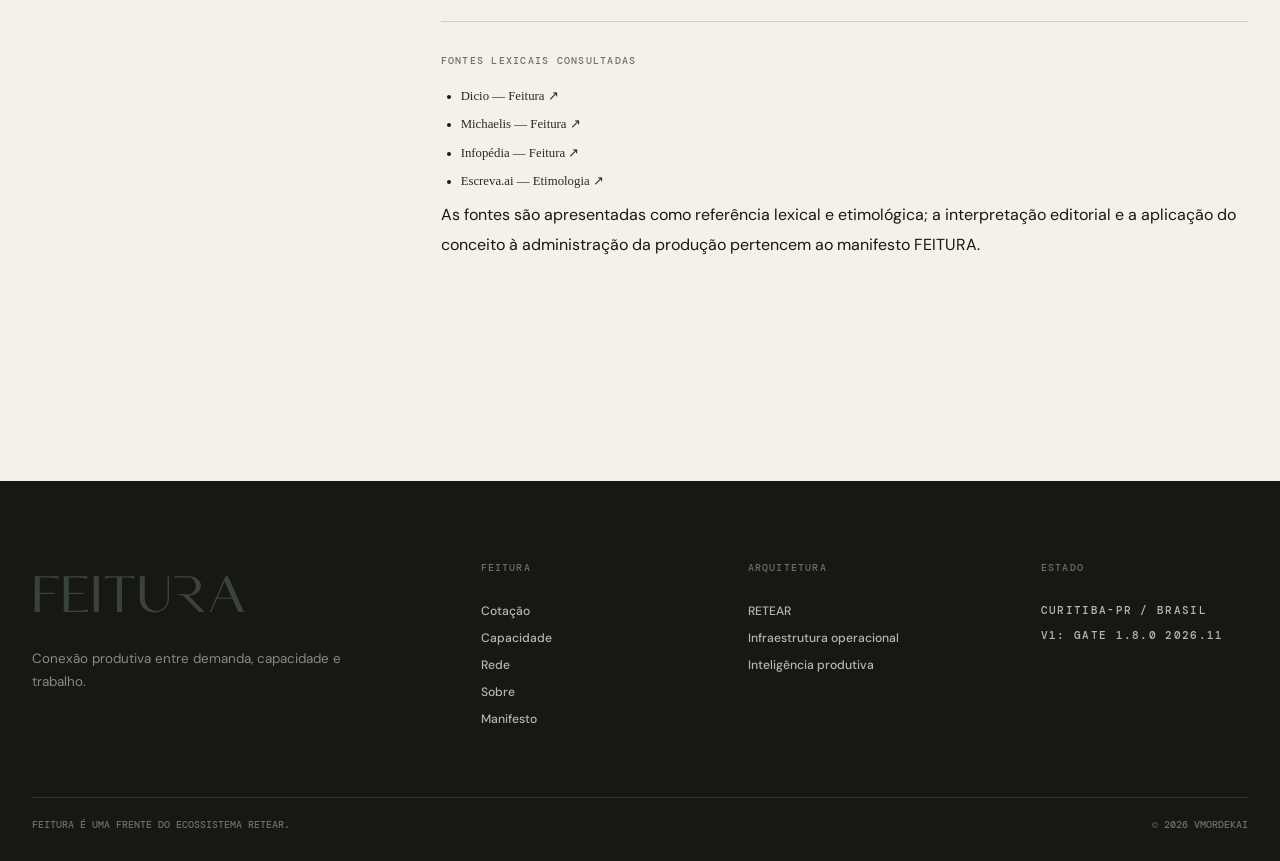
<file: pages/manifesto.html>
<!DOCTYPE html>

<html lang="pt-BR">
<head>
<meta charset="utf-8"/>
<meta content="width=device-width, initial-scale=1" name="viewport"/>
<title>FEITURA | Manifesto</title>
<meta content="Manifesto FEITURA: a palavra, o fazer, o trabalho, o valor e a função que transforma produção em orçamento explícito." name="description"/>
<meta content="Victor Ferreira" name="author"/>
<meta content="index, follow" name="robots"/>
<meta content="#eee9df" name="theme-color"/>
<link href="https://victormordekai.github.io/FEITURA/pages/manifesto.html" rel="canonical"/>
<meta content="article" property="og:type"/>
<meta content="pt_BR" property="og:locale"/>
<meta content="FEITURA | Manifesto" property="og:title"/>
<meta content="O trabalho por trás do produto, a palavra que o nomeia e uma forma explícita de compor seu valor." property="og:description"/>
<meta content="https://victormordekai.github.io/FEITURA/pages/manifesto.html" property="og:url"/>
<meta content="https://victormordekai.github.io/FEITURA/assets/images/feitura-og-image-1200x630.png" property="og:image"/>
<meta content="1200" property="og:image:width"/>
<meta content="630" property="og:image:height"/>
<meta content="FEITURA | símbolo e logotipo" property="og:image:alt"/>
<meta content="summary_large_image" name="twitter:card"/>
<meta content="FEITURA | Manifesto" name="twitter:title"/>
<meta content="O trabalho por trás do produto, o valor do fazer e a função FEITURA." name="twitter:description"/>
<meta content="https://victormordekai.github.io/FEITURA/assets/images/feitura-og-image-1200x630.png" name="twitter:image"/>
<link href="../assets/icons/feitura-monograma-32.png" rel="icon" sizes="32x32" type="image/png"/>
<link href="../assets/icons/feitura-monograma-180.png" rel="apple-touch-icon" sizes="180x180"/>
<link href="https://fonts.googleapis.com/css2?family=DM+Mono:wght@400;500&amp;family=DM+Sans:wght@400;500;600;700&amp;family=Libre+Baskerville:wght@400;700&amp;display=swap" rel="stylesheet"/>
<link href="../css/variables.css" rel="stylesheet"/>
<link href="../css/reset.css" rel="stylesheet"/>
<link href="../css/typography.css" rel="stylesheet"/>
<link href="../css/navbar.css" rel="stylesheet"/>
<link href="../css/footer.css" rel="stylesheet"/>
<link href="../css/animations.css" rel="stylesheet"/>
<link href="../css/responsive.css" rel="stylesheet"/>
<style>
    .manifesto{padding:clamp(76px,10vw,150px) 0 110px;background:var(--cream)}
    .manifesto-hero{max-width:1040px;padding-bottom:clamp(70px,10vw,140px);border-bottom:1px solid var(--line)}
    .manifesto-kicker{font:500 .65rem "DM Mono",monospace;letter-spacing:.12em;text-transform:uppercase;color:var(--muted)}
    .manifesto h1{margin:20px 0 26px;font:400 clamp(3.5rem,9vw,9rem) "Libre Baskerville",serif;letter-spacing:-.075em;line-height:.86;color:var(--olive-dark)}
    .manifesto-lead{max-width:700px;font:400 clamp(1.15rem,2vw,1.65rem) "Libre Baskerville",serif;line-height:1.55}
    .manifesto-grid{display:grid;grid-template-columns:minmax(190px,.55fr) minmax(0,1.45fr);gap:clamp(40px,8vw,130px);padding-top:clamp(70px,9vw,130px)}
    .manifesto-index{position:sticky;top:30px;align-self:start;font:500 .65rem "DM Mono",monospace;letter-spacing:.1em;text-transform:uppercase;color:var(--muted)}
    .manifesto-entry{max-width:820px;padding-bottom:90px}
    .manifesto-entry h2{margin:0 0 28px;font:400 clamp(2rem,4vw,4rem) "Libre Baskerville",serif;line-height:1.02;letter-spacing:-.05em;color:var(--olive-dark)}
    .manifesto-entry h3{margin:44px 0 15px;font:600 .68rem "DM Mono",monospace;letter-spacing:.1em;text-transform:uppercase;color:var(--olive-dark)}
    .manifesto-entry p{margin:0 0 20px;font-size:1rem;line-height:1.9;color:var(--ink)}
    .manifesto-entry em{font-family:"Libre Baskerville",serif}
    .manifesto-definition{padding:34px;background:var(--paper-deep);border-left:3px solid var(--olive);margin:35px 0 50px}
    .manifesto-definition .term{font:500 .7rem "DM Mono",monospace;letter-spacing:.1em;text-transform:uppercase;color:var(--muted)}
    .manifesto-definition strong{display:block;margin-top:12px;font:400 clamp(1.5rem,3vw,2.5rem) "Libre Baskerville",serif;color:var(--olive-dark)}
    .manifesto-equation{padding:clamp(32px,5vw,70px);background:var(--olive-dark);color:var(--white);margin:35px 0 55px;text-align:center}
    .manifesto-equation .formula{font:400 clamp(2rem,4vw,4.5rem) "DM Mono",monospace;letter-spacing:-.07em;white-space:nowrap}
    .manifesto-equation p{margin:20px auto 0;max-width:580px;color:rgba(251,250,246,.68);font-size:.82rem;line-height:1.7}
    .manifesto-sources{border-top:1px solid var(--line);padding-top:28px;margin-top:60px}
    .manifesto-sources ul{margin:18px 0 0;padding-left:20px}.manifesto-sources li{margin:8px 0;font-size:.8rem;line-height:1.6}.manifesto-sources a{color:var(--olive-dark)}
    .manifesto-return{display:inline-flex;margin-bottom:70px;font:600 .67rem "DM Mono",monospace;letter-spacing:.08em;text-transform:uppercase}
    @media(max-width:700px){.manifesto-grid{grid-template-columns:1fr}.manifesto-index{position:static}.manifesto-entry{padding-bottom:60px}.manifesto h1{font-size:clamp(3.2rem,18vw,6rem)}}
    @media print{.site-header,.footer{display:none}.manifesto{padding:30px}.manifesto-grid{grid-template-columns:1fr}.manifesto-index{position:static}}
  </style>
</head>
<body>
<header class="site-header">
<div class="shell nav">
<a aria-label="Voltar para FEITURA" class="brand" href="feitura.html">
<span class="brand-mark">F</span>
<span class="brand-word">FEITURA<sup></sup></span>
</a>
<nav aria-label="Navegação principal" class="nav-links">
<a href="feitura.html">← FEITURA</a>
<a href="cotar.html">Cotação</a>
<a href="capacidade.html">Capacidade</a>
<a href="rede.html">Rede</a>
<a href="https://victormordekai.github.io/RE-TEAR/" rel="noopener noreferrer" target="_blank">RETEAR↗</a>
</nav>
<button aria-controls="mobileMenu" aria-expanded="false" aria-label="Abrir menu" class="menu-button" data-menu-button="" type="button">
<span></span><span></span>
</button>
</div>
<nav aria-label="Navegação móvel" class="mobile-menu" data-mobile-menu="" id="mobileMenu">
<a href="feitura.html">← FEITURA</a>
<a href="cotar.html">Cotação</a>
<a href="capacidade.html">Capacidade</a>
<a href="rede.html">Rede</a>
<a href="https://victormordekai.github.io/RE-TEAR/" rel="noopener noreferrer" target="_blank">RETEAR↗</a>
</nav>
</header>
<main class="manifesto">
<div class="shell">
<a class="manifesto-return" href="feitura.html">← voltar para FEITURA</a>
<header class="manifesto-hero">
<span class="manifesto-kicker">FEITURA / MANIFESTO</span>
<h1>A palavra.</h1>
<p class="manifesto-lead">Antes de ser uma marca, FEITURA já era uma palavra para aquilo que acontece quando alguma coisa é feita.</p>
</header>
<div class="manifesto-grid">
<aside class="manifesto-index">O trabalho por trás do produto</aside>
<div>
<article class="manifesto-entry">
<h2>Feitura</h2>
<div class="manifesto-definition">
<span class="term">substantivo feminino</span>
<strong>Ato, modo ou efeito de fazer; execução; confecção; obra realizada; feitio.</strong>
</div>
<p>Há palavras que parecem ter chegado de outro tempo. <strong>Feitura</strong> é uma delas.</p>
<p>Seu som conserva alguma solenidade; sua forma parece pertencer a documentos antigos, oficinas, contratos, ofícios e coisas feitas com as mãos. Ainda assim, a palavra permanece viva. Talvez porque aquilo que ela nomeia nunca tenha deixado de existir.</p>
<p>Feitura é o <strong>ato, o modo ou o efeito de fazer</strong>. É a execução, a confecção, a realização de uma obra. Também pode designar o seu feitio, sua configuração, aquilo que se percebe quando uma coisa revela como foi feita.</p>
<p>Uma palavra para o fazer. Uma palavra para a obra. Uma palavra para aquilo que o fazer deixa como resultado.</p>
</article>
<article class="manifesto-entry">
<h2>De onde veio</h2>
<p>A história começa antes do português.</p>
<p><em>Feitura</em> vem do latim <em>factura</em>, palavra relacionada a obra, feitio e trabalho realizado, derivada de <em>facere</em>: fazer.</p>
<p>Ao longo da formação das línguas românicas, as palavras mudam de forma enquanto conservam, às vezes por séculos, uma parte de sua ideia original.</p>
<p><em>factura</em> → <strong>feitura</strong></p>
<p>O mesmo passado produziu outra palavra portuguesa por caminho diferente: <em>factura</em> → <strong>fatura</strong>.</p>
<p>De um lado, aquilo que foi feito. De outro, aquilo que se apresenta para ser pago.</p>
<p>É desse mesmo <em>facere</em> que vem outra palavra importante para o universo da produção: <strong>facção</strong>. Não porque feitura e facção sejam uma a origem da outra, mas porque ambas pertencem à mesma família etimológica do fazer. Facção, do latim <em>factio</em>, remete à ação de fazer, produzir, realizar. Feitura nomeia o ato, o modo e o efeito de fazer; facção conserva, em sua própria história, a ideia de ação e produção. São caminhos distintos que retornam ao mesmo verbo: fazer.</p><p>Duas palavras irmãs que atravessaram caminhos diferentes a partir de uma mesma origem.</p>
<p>Talvez seja uma coincidência etimológica particularmente adequada.</p>
</article>
<article class="manifesto-entry">
<h2>O fazer ainda está aqui</h2>
<p>Em seu sentido mais amplo, feitura pode indicar a ação de fabricar, confeccionar, executar ou criar alguma coisa. Pode indicar também o seu aspecto, seu feitio, sua configuração.</p>
<p>Em determinados contextos, conserva significados específicos e tradicionais, inclusive no vocabulário jurídico e administrativo e nas religiões de matriz africana, nas quais <strong>feitura</strong> integra a linguagem própria dos processos de iniciação.</p>
<p>Não se trata, portanto, de uma palavra extinta. É uma palavra menos cotidiana do que <em>fazer</em>, mas suficientemente viva para continuar nomeando coisas que o cotidiano moderno frequentemente prefere esconder atrás de outras palavras.</p>
</article>
<article class="manifesto-entry">
<h2>Uma palavra para o trabalho que existe</h2>
<p>Talvez seja justamente essa distância que interessa à FEITURA.</p>
<p>Hoje, um produto pode aparecer pronto na tela antes que alguém veja quem o cortou, quem o preparou, quem o montou, quanto tempo foi necessário, qual operação restringiu sua produção ou quantas vezes uma mesma ação precisou ser repetida.</p>
<p>O produto aparece. O fazer desaparece.</p>
<p><strong>FEITURA parte do sentido antigo da palavra para olhar novamente para aquilo que foi feito.</strong></p>
<p>Não para romantizar o trabalho manual. Não para transformar ofício em nostalgia. Mas para tornar legível a estrutura que existe entre uma solicitação e uma peça pronta.</p>
<p>Produto. Processo. Operação. Tempo. Capacidade. Quantidade. Valor.</p>
</article>
<article class="manifesto-entry">
<h2>O orçamento pode explicar a si mesmo</h2>
<p>Uma peça isolada não produz a mesma economia que um lote. Um lote não exige apenas uma quantidade maior do mesmo trabalho. Ele altera a relação entre preparação, repetição, capacidade, restrição e custo de oportunidade.</p>
<p>Por isso, um orçamento pode ser mais do que um número final. Pode apresentar sua própria regra.</p>
<div class="manifesto-equation">
<div class="formula">FEITURA(x) = ax + b</div>
<p><strong>x</strong> é a quantidade; <strong>a</strong> representa o componente variável do fazer em lote; <strong>b</strong> representa o componente fixo associado ao custo de oportunidade de realizar uma peça.</p>
</div>
<p>A expressão é simples de propósito. Ela não pretende esconder o valor atrás de uma tarifa que se modifica sem explicação. Ao contrário: pretende mostrar de onde o valor veio.</p>
<p>O orçamento pode dizer quanto custa. Mas também pode dizer <strong>por que custa</strong>.</p>
<p>Quando seus componentes são conhecidos, a própria função pode ser decomposta: a partir do valor final, encontrar a quantidade; a partir da quantidade, encontrar o componente variável; a partir da função, encontrar o custo fixo; ou simplesmente apresentar a relação que transforma trabalho em valor.</p>
<p>Uma função de primeiro grau não é uma promessa de que o mundo produtivo seja simples. É uma forma de declarar que a regra utilizada para calcular pode ser vista, discutida, medida e contestada.</p>
</article>
<article class="manifesto-entry">
<h2>FEITURA</h2>
<p>Talvez por isso a palavra tenha permanecido.</p>
<p>Porque fazer continua sendo necessário. Porque toda obra conserva algum vestígio de sua execução. Porque antes do preço existe trabalho.</p>
<p>E porque entre aquilo que se pede e aquilo que se entrega existe uma parte da realidade que merece ser conhecida:</p>
<p><strong>a feitura.</strong></p>
<div class="manifesto-sources">
<span class="manifesto-kicker">Fontes lexicais consultadas</span>
<ul>
<li><a href="https://www.dicio.com.br/feitura/" rel="noopener noreferrer" target="_blank">Dicio — Feitura ↗</a></li>
<li><a href="https://michaelis.uol.com.br/moderno-portugues/busca/portugues-brasileiro/feitura" rel="noopener noreferrer" target="_blank">Michaelis — Feitura ↗</a></li>
<li><a href="https://www.infopedia.pt/dicionarios/lingua-portuguesa/feitura" rel="noopener noreferrer" target="_blank">Infopédia — Feitura ↗</a></li>
<li><a href="https://escreva.ai/palavra/feitura/" rel="noopener noreferrer" target="_blank">Escreva.ai — Etimologia ↗</a></li>
</ul>
<p>As fontes são apresentadas como referência lexical e etimológica; a interpretação editorial e a aplicação do conceito à administração da produção pertencem ao manifesto FEITURA.</p>
</div>
</article>
</div>
</div>
</div>
</main>
<div data-footer></div>
<script src="../js/main.js" type="module"></script>
<script src="../js/feitura-form-hud.js" defer></script>
</body>
</html>
</file>
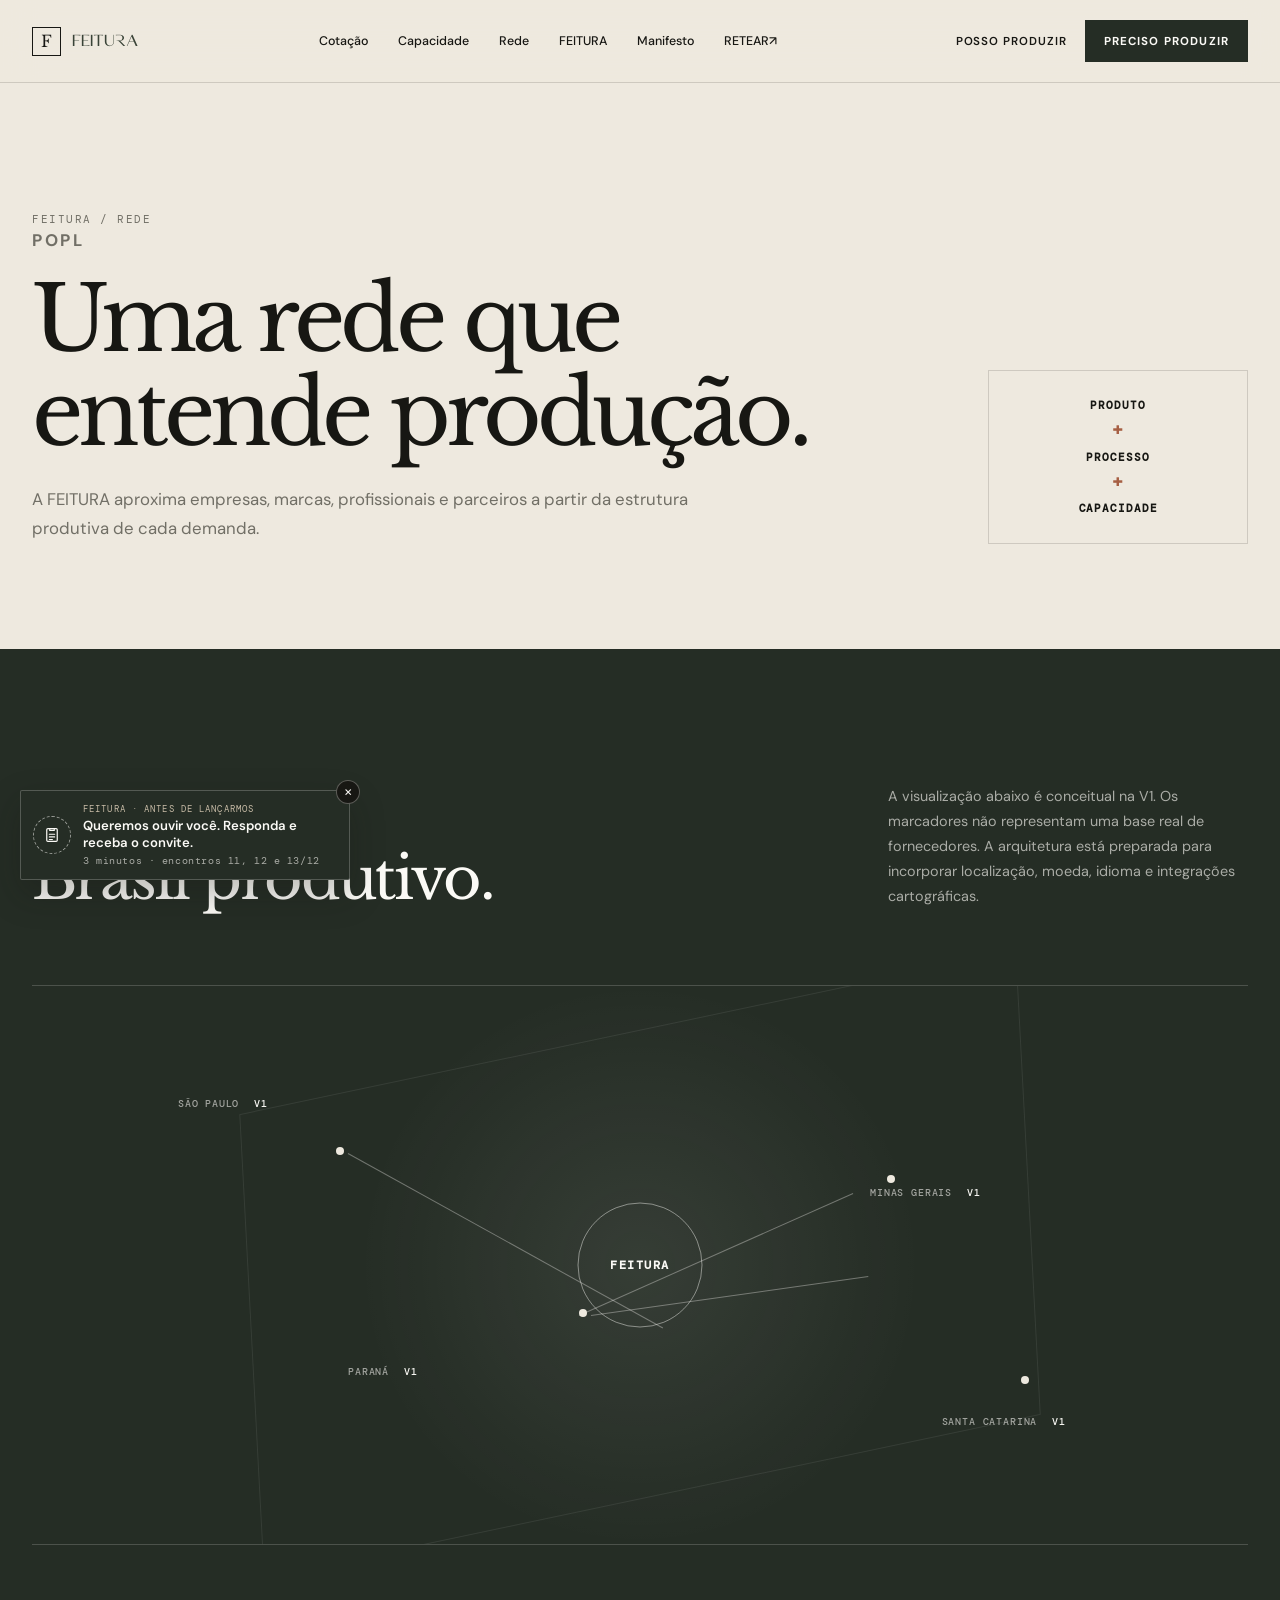
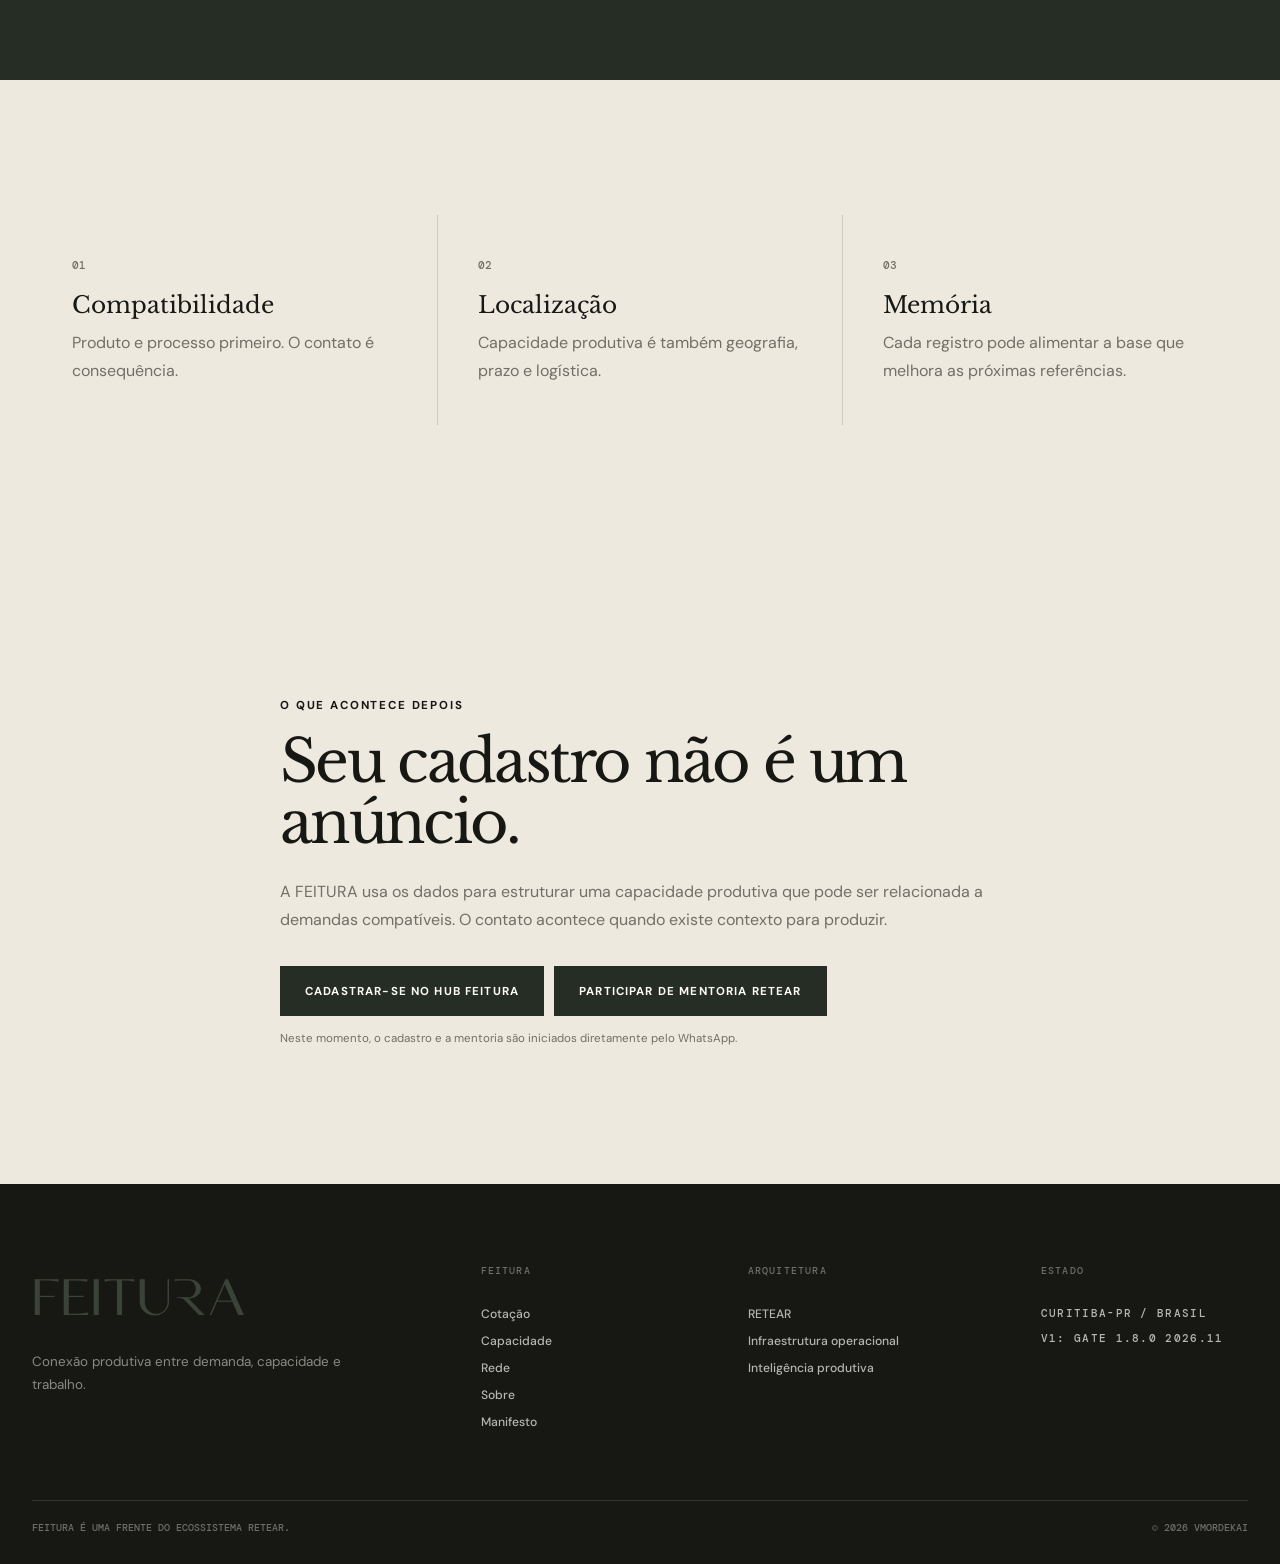
<file: pages/rede.html>
<!doctype html>
<html lang="pt-BR">

<head>
  <meta charset="utf-8">
  <meta name="viewport" content="width=device-width, initial-scale=1">

  <title>FEITURA | Rede produtiva</title>

  <meta
    name="description"
    content="FEITURA conecta empresas, marcas, profissionais e parceiros a partir de produto, processo e capacidade produtiva."
  >

  <meta
    name="keywords"
    content="FEITURA, rede produtiva, capacidade produtiva, produção, confecção, indústria têxtil, fornecedores, profissionais"
  >

  <meta name="author" content="FEITURA">
  <meta name="robots" content="index, follow">
  <meta name="theme-color" content="#eee9df">

  <link
    rel="canonical"
    href="https://victormordekai.github.io/FEITURA/pages/rede.html"
  >

  <!-- Open Graph -->

  <meta property="og:type" content="website">
  <meta property="og:locale" content="pt_BR">

  <meta
    property="og:title"
    content="FEITURA | Rede produtiva"
  >

  <meta
    property="og:description"
    content="Uma rede que entende produção: produto, processo e capacidade conectados em uma estrutura produtiva."
  >

  <meta
    property="og:url"
    content="https://victormordekai.github.io/FEITURA/pages/rede.html"
  >

  <meta
    property="og:site_name"
    content="FEITURA"
  >

  <meta
    property="og:image"
    content="https://victormordekai.github.io/FEITURA/assets/images/feitura-og-image-1200x630.png"
  >

  <meta
    property="og:image:width"
    content="1200"
  >

  <meta
    property="og:image:height"
    content="630"
  >

  <meta
    property="og:image:alt"
    content="FEITURA | símbolo e logotipo"
  >

  <!-- Twitter / X -->

  <meta
    name="twitter:card"
    content="summary_large_image"
  >

  <meta
    name="twitter:title"
    content="FEITURA | Rede produtiva"
  >

  <meta
    name="twitter:description"
    content="Uma rede que entende produção: produto, processo e capacidade conectados em uma estrutura produtiva."
  >

  <meta
    name="twitter:image"
    content="https://victormordekai.github.io/FEITURA/assets/images/feitura-og-image-1200x630.png"
  >

  <!-- Favicon -->

  <link
    rel="icon"
    type="image/png"
    sizes="32x32"
    href="../assets/icons/feitura-monograma-32.png"
  >

  <link
    rel="icon"
    type="image/png"
    sizes="16x16"
    href="../assets/icons/feitura-monograma-16.png"
  >

  <link
    rel="apple-touch-icon"
    sizes="180x180"
    href="../assets/icons/feitura-monograma-180.png"
  >

  <link
    rel="icon"
    type="image/png"
    sizes="192x192"
    href="../assets/icons/feitura-monograma-192.png"
  >

  <!-- Performance / Typography -->

  <link
    rel="preconnect"
    href="https://fonts.googleapis.com"
  >

  <link
    rel="preconnect"
    href="https://fonts.gstatic.com"
    crossorigin
  >

  <link
    href="https://fonts.googleapis.com/css2?family=DM+Mono:wght@400;500&family=DM+Sans:wght@400;500;600;700&family=Libre+Baskerville:wght@400;700&display=swap"
    rel="stylesheet"
  >

  <!-- Base -->

  <link
    rel="stylesheet"
    href="../css/variables.css"
  >

  <link
    rel="stylesheet"
    href="../css/reset.css"
  >

  <link
    rel="stylesheet"
    href="../css/typography.css"
  >

  <!-- Navigation -->

  <link
    rel="stylesheet"
    href="../css/navbar.css"
  >

  <!-- Page -->

  <link
    rel="stylesheet"
    href="../css/network.css"
  >

  <link
    rel="stylesheet"
    href="../css/capacity.css"
  >

  <link
    rel="stylesheet"
    href="../css/sections.css"
  >

  <!-- Components -->

  <link
    rel="stylesheet"
    href="../css/footer.css"
  >

  <link
    rel="stylesheet"
    href="../css/responsive.css"
  >
  
  <link rel="stylesheet" href="../css/symbol.css">  
  
  <link rel="stylesheet" href="../css/testify.css">  
  
</head>

<body>

  <header class="site-header">
  <div class="shell nav">
    <a class="brand" href="../index.html" aria-label="FEITURA início">
      <span class="brand-mark">F</span>
      <span class="brand-word">FEITURA<sup></sup></span>
    </a>

    <nav class="nav-links" aria-label="Navegação principal">
      <a href="../index.html#cotacao">Cotação</a>
      <a href="capacidade.html">Capacidade</a>
      <a href="rede.html">Rede</a>
      <a href="feitura.html">FEITURA</a>
      <a href="manifesto.html">Manifesto</a>
      <a href="https://victormordekai.github.io/RE-TEAR/" target="_blank" rel="noopener noreferrer">RETEAR↗</a>
    </nav>

    <div class="nav-actions">
      <a class="text-link" href="capacidade.html">Posso produzir</a>
      <a class="button button-dark button-small" href="cotar.html?perfil=contrato">Preciso produzir</a>
    </div>

    <button class="menu-button" type="button" aria-expanded="false" aria-controls="mobileMenu" data-menu-button aria-label="Abrir menu">
      <span></span><span></span>
    </button>
  </div>

  <nav class="mobile-menu" id="mobileMenu" data-mobile-menu aria-label="Navegação móvel">
      <a href="../index.html#cotacao">Cotação</a>
      <a href="capacidade.html">Capacidade</a>
      <a href="rede.html">Rede</a>
      <a href="feitura.html">FEITURA</a>
      <a href="manifesto.html">Manifesto</a>
      <a href="capacidade.html">Posso produzir</a>
      <a href="cotar.html?perfil=contrato">Preciso produzir</a>
      <a href="https://victormordekai.github.io/RE-TEAR/" target="_blank" rel="noopener noreferrer">RETEAR↗</a>
  </nav>
</header>

  <main class="page-main">

    <!-- HERO -->

    <section class="page-hero">

      <div class="shell page-hero-grid">

        <div>

          <div class="section-index mono">
            FEITURA / REDE
          </div>

          <p class="kicker">
            PoPL
          </p>

          <h1>
            Uma rede que entende produção.
          </h1>

          <p>
            A FEITURA aproxima empresas, marcas, profissionais e parceiros
            a partir da estrutura produtiva de cada demanda.
          </p>

        </div>

        <div class="page-hero-stamp">

          PRODUTO
          <br>

          <strong>+</strong>

          <br>

          PROCESSO
          <br>

          <strong>+</strong>

          <br>

          CAPACIDADE

        </div>

      </div>

    </section>

    <!-- MAPA DA REDE -->

    <section class="network section-ink">

      <div class="shell">

        <div class="network-head">

          <div>

            <div class="section-index mono">
              MAPA / V1
            </div>

            <h2>
              Brasil produtivo.
            </h2>

          </div>

          <p class="network-intro">
            A visualização abaixo é conceitual na V1. Os marcadores
            não representam uma base real de fornecedores. A arquitetura está
            preparada para incorporar localização, moeda, idioma e
            integrações cartográficas.
          </p>

        </div>

        <div class="network-map">

          <div class="map-label map-label-a">
            SÃO PAULO
            <span>V1</span>
          </div>

          <div class="map-label map-label-b">
            PARANÁ
            <span>V1</span>
          </div>

          <div class="map-label map-label-c">
            SANTA CATARINA
            <span>V1</span>
          </div>

          <div class="map-label map-label-d">
            MINAS GERAIS
            <span>V1</span>
          </div>

          <div class="map-thread t1"></div>
          <div class="map-thread t2"></div>
          <div class="map-thread t3"></div>

          <div class="map-node n1"></div>
          <div class="map-node n2"></div>
          <div class="map-node n3"></div>
          <div class="map-node n4"></div>

          <div class="map-center">
            FEITURA
          </div>

        </div>

      </div>

    </section>

    <!-- PRINCÍPIOS -->

    <section class="section-paper">

      <div class="shell network-principles">

        <article>

          <span>
            01
          </span>

          <h3>
            Compatibilidade
          </h3>

          <p>
            Produto e processo primeiro. O contato é consequência.
          </p>

        </article>

        <article>

          <span>
            02
          </span>

          <h3>
            Localização
          </h3>

          <p>
            Capacidade produtiva é também geografia, prazo e logística.
          </p>

        </article>

        <article>

          <span>
            03
          </span>

          <h3>
            Memória
          </h3>

          <p>
            Cada registro pode alimentar a base que melhora as próximas
            referências.
          </p>

        </article>

      </div>

    </section>


    <!-- CADASTRO / MENTORIA -->

    <section class="section-paper capacity-explain">

      <div class="shell narrow">

        <span class="kicker">
          O que acontece depois
        </span>

        <h2>
          Seu cadastro não é um anúncio.
        </h2>

        <p>
          A FEITURA usa os dados para estruturar uma capacidade
          produtiva que pode ser relacionada a demandas compatíveis.
          O contato acontece quando existe contexto para produzir.
        </p>

        <div class="capacity-register-actions">
          <a
            class="button button-dark"
            href="https://wa.me/5541997584893?text=Ol%C3%A1%21%20Conheci%20o%20projeto%20e%20quero%20fazer%20parte%20do%20hub%20FEITURA!%20Informe-me%20mais%20sobre%21"
            target="_blank"
            rel="noopener noreferrer"
          >
            CADASTRAR-SE NO HUB FEITURA
          </a>
          <a
            class="button button-dark"
            href="https://wa.me/5541997584893?text=Ol%C3%A1%21%20Conheci%20o%20projeto%20FEITURA%2C%20quero%20fazer%20uma%20mentoria%20RETEAR%21"
            target="_blank"
            rel="noopener noreferrer"
          >
            PARTICIPAR DE MENTORIA RETEAR
          </a>
        </div>

        <p class="capacity-register-note">
          Neste momento, o cadastro e a mentoria são iniciados diretamente pelo WhatsApp.
        </p>

      </div>

    </section>

  </main>

  <!-- FOOTER -->

  <div data-footer></div>

  <script
    type="module"
    src="../js/main.js"
  ></script>

<script src="../js/feitura-form-hud.js" defer></script>
</body>
</html>
</file>
<file: css/variables.css>
:root{
  --paper:#eee9df;
  --paper-deep:#e3ddd1;
  --cream:#f5f1e8;
  --white:#fbfaf6;
  --ink:#171713;
  --muted:#716f66;
  --line:rgba(23,23,19,.15);
  --line-light:rgba(251,250,246,.18);
  --olive:#394337;
  --olive-dark:#252d25;
  --clay:#a65f43;
  --sand:#c8bca7;
  --container:1240px;
  --narrow:820px;
  --radius:2px;
  --shadow:0 18px 50px rgba(23,23,19,.10);
  --ease:cubic-bezier(.2,.75,.2,1);
}
</file>
<file: css/typography.css>
@font-face{font-family:"Feitura Display Prototype";src:url("../assets/fonts/feitura-fonte.otf") format("opentype");font-weight:400;font-style:normal;font-display:swap}
.shell{width:min(calc(100% - 64px),var(--container));margin-inline:auto}
.narrow{max-width:var(--narrow)}
.mono{font-family:"DM Mono",monospace;font-size:.68rem;letter-spacing:.12em;text-transform:uppercase}
.kicker,.eyebrow{font-family:"DM Sans",sans-serif;font-size:.72rem;font-weight:700;letter-spacing:.16em;text-transform:uppercase}
.section-index{font-family:"DM Mono",monospace;font-size:.67rem;letter-spacing:.14em;color:var(--muted)}
h1,h2,h3{font-family:"Libre Baskerville",Georgia,serif;font-weight:400;line-height:1.04}
h1{font-size:clamp(3.4rem,7vw,7.4rem);letter-spacing:-.055em}
h2{font-size:clamp(2.4rem,4.6vw,5.2rem);letter-spacing:-.045em}
h3{font-size:1.45rem}
p{font-family:"DM Sans",sans-serif;line-height:1.75;color:var(--muted)}
.hero-lead{font-size:1.12rem;max-width:590px}
</file>
<file: css/navbar.css>
.site-header{position:fixed;z-index:1000;top:0;left:0;width:100%;border-bottom:1px solid var(--line);background:rgba(238,233,223,.88);backdrop-filter:blur(16px)}
.nav{height:82px;display:flex;align-items:center;justify-content:space-between;gap:28px}
.brand{display:inline-flex;align-items:center;gap:11px;white-space:nowrap}
.brand-mark{display:grid;place-items:center;width:29px;height:29px;border:1px solid var(--ink);font-family:"Libre Baskerville",serif;font-size:16px}
.brand-word{font-family:"Feitura Display Prototype",sans-serif;font-size:1rem;font-weight:400;letter-spacing:0;line-height:1}
.brand-word sup{font-family:"DM Mono",monospace;font-size:.45em;vertical-align:top;margin-left:2px}
.nav-links{display:flex;gap:30px;font:500 .78rem "DM Sans",sans-serif}
.nav-links a{position:relative;padding-block:7px}
.nav-links a::after{content:"";position:absolute;left:0;bottom:0;width:0;height:1px;background:var(--ink);transition:width .3s var(--ease)}
.nav-links a:hover::after{width:100%}
.nav-actions{display:flex;align-items:center;gap:18px}
.text-link{font:600 .72rem "DM Sans",sans-serif;text-transform:uppercase;letter-spacing:.08em}
.button{display:inline-flex;align-items:center;justify-content:center;min-height:50px;padding:0 24px;border:1px solid transparent;font:700 .72rem "DM Sans",sans-serif;letter-spacing:.1em;text-transform:uppercase;transition:transform .25s var(--ease),background .25s,color .25s,border-color .25s}
.button:hover{transform:translateY(-2px)}
.button-small{min-height:42px;padding-inline:18px}
.button-dark{background:var(--olive-dark);color:var(--white)}
.button-outline{border-color:var(--ink)}
.button-paper{background:var(--paper);color:var(--ink)}
.button-light-outline{border-color:rgba(251,250,246,.55);color:var(--white)}
.menu-button,.mobile-menu{display:none}

/* A fonte identitária permanece restrita ao wordmark da marca. */
.brand-word {
  color: var(--olive);
}
</file>
<file: css/hero.css>
.hero{position:relative;min-height:850px;padding:155px 0 95px;background:var(--paper);overflow:hidden}
.hero::before{content:"";position:absolute;inset:0;background-image:radial-gradient(rgba(23,23,19,.10) .6px,transparent .6px);background-size:7px 7px;opacity:.13;pointer-events:none}
.hero-grain{position:absolute;inset:0;opacity:.22;background:linear-gradient(100deg,transparent 0 45%,rgba(57,67,55,.06) 45.1% 45.3%,transparent 45.4% 100%)}
.hero-grid{position:relative;display:grid;grid-template-columns:minmax(0,1.03fr) minmax(390px,.97fr);gap:80px;align-items:center}
.hero-copy{padding-bottom:30px}
.hero-copy h1{max-width:800px;margin:24px 0 30px}
.hero-copy h1 em{font-style:italic;color:var(--olive)}
.eyebrow{display:flex;align-items:center;gap:12px}
.eyebrow-rule{width:38px;height:1px;background:var(--ink)}
.hero-actions{display:flex;gap:10px;margin-top:34px;flex-wrap:wrap}
.hero-note{display:flex;gap:18px;margin-top:52px;padding-top:15px;border-top:1px solid var(--line);font:500 .7rem "DM Sans",sans-serif;color:var(--muted)}
.hero-note .mono{font-size:.62rem;color:var(--ink)}
.hero-object{position:relative;min-height:540px;display:grid;place-items:center}
.production-sheet{position:relative;width:min(440px,88%);background:var(--white);padding:28px;box-shadow:var(--shadow);border:1px solid rgba(23,23,19,.12);transform:rotate(2deg)}
.sheet-head,.sheet-line,.sheet-grid,.sheet-footer{display:flex;justify-content:space-between}
.sheet-head{padding-bottom:18px;border-bottom:1px solid var(--line);font:600 .64rem "DM Mono",monospace;letter-spacing:.1em}
.sheet-line{padding:26px 0;font:600 1rem "DM Sans",sans-serif}
.sheet-line.strong{border-bottom:1px solid var(--line)}
.sheet-grid{display:grid;grid-template-columns:1fr 1fr;border-bottom:1px solid var(--line)}
.sheet-grid div{padding:22px 0;border-bottom:1px solid var(--line)}
.sheet-grid div:nth-child(odd){border-right:1px solid var(--line);padding-right:15px}
.sheet-grid div:nth-child(even){padding-left:15px}
.sheet-grid span,.sheet-footer{font:500 .58rem "DM Mono",monospace;letter-spacing:.08em;color:var(--muted)}
.sheet-grid strong{display:block;margin-top:7px;font:400 2rem "Libre Baskerville",serif}
.sheet-footer{padding-top:20px;align-items:center;gap:10px}
.sheet-footer i{height:1px;flex:1;background:var(--ink)}
.thread{position:absolute;height:1px;background:var(--clay);transform-origin:left}
.thread-a{width:310px;right:0;top:29%;transform:rotate(27deg)}
.thread-b{width:280px;left:0;bottom:20%;transform:rotate(-22deg)}
.hero-caption{position:absolute;bottom:4%;right:2%;font:italic 1rem "Libre Baskerville",serif;color:var(--olive)}

/* HERO — cartão de identidade como peça dominante de abertura. */
.hero-object {
  display: flex;
  flex-direction: column;
  align-items: center;
  justify-content: center;
  gap: clamp(22px, 3vw, 34px);
  min-height: 600px;
  padding-bottom: 6px;
}

.hero-brand-card {
  position: relative;
  z-index: 2;
  width: min(100%, 700px);
  border: 1px solid rgba(23,23,19,.10);
  box-shadow: var(--shadow);
  overflow: hidden;
}

.hero-brand-card img {
  display: block;
  width: 100%;
  height: auto;
}

.hero-object .production-sheet {
  z-index: 3;
  width: min(390px, 76%);
  margin-top: -34px;
}

.hero-caption {
  position: static;
  width: 100%;
  padding: 0 4px;
  text-align: right;
  font: italic 1rem "Libre Baskerville", serif;
  color: var(--olive);
}

@media (max-width: 980px) {
  .hero-object {
    min-height: auto;
    padding-top: 10px;
  }

  .hero-brand-card {
    width: min(100%, 760px);
  }

  .hero-object .production-sheet {
    width: min(430px, 82%);
    margin-top: -22px;
  }
}

@media (max-width: 600px) {
  .hero-object {
    gap: 22px;
    padding-top: 4px;
  }

  .hero-brand-card {
    width: 100%;
  }

  .hero-object .production-sheet {
    width: 90%;
    margin-top: -12px;
    padding: 20px;
  }

  .hero-caption {
    padding-inline: 8px;
    text-align: center;
    font-size: .86rem;
  }
}
</file>
<file: css/sections.css>
.section-paper,.section-cream{padding:135px 0}
.section-paper{background:var(--paper)}
.section-cream{background:var(--cream)}
.section-dark,.section-ink{background:var(--olive-dark);color:var(--white)}
.section-heading{display:grid;grid-template-columns:220px 1fr;gap:50px;align-items:start}
.section-heading h2{max-width:780px;margin:18px 0 20px}
.section-heading p:not(.kicker){max-width:700px}
.section-heading-light .section-index,.section-heading-light p{color:rgba(251,250,246,.62)}
.section-heading-light h2{color:var(--white)}
.intro-grid{display:grid;grid-template-columns:180px minmax(0,1fr) 260px;gap:50px}
.intro-copy{max-width:720px}
.intro-copy h2{margin:20px 0 30px}
.intro-copy p+p{margin-top:20px}
.intro-aside{align-self:end}
.index-note{border-top:1px solid var(--line);padding-top:15px}
.index-note .mono{display:block;color:var(--muted);margin-bottom:22px}
.index-note strong{display:block;font:600 1rem "DM Sans",sans-serif;letter-spacing:.08em}
.index-note p{margin-top:14px;font-size:.88rem}
.capacity{padding:135px 0}
.capacity-grid{display:grid;grid-template-columns:minmax(320px,520px) 1fr;gap:110px;align-items:center}
.capacity-card{background:var(--white);padding:34px;box-shadow:var(--shadow);border:1px solid var(--line);transform:rotate(-1.2deg)}
.card-top{display:flex;justify-content:space-between;border-bottom:1px solid var(--line);padding-bottom:15px;font:500 .65rem "DM Mono",monospace}
.capacity-number{margin:50px 0 4px;font:400 1.1rem "Libre Baskerville",serif}
.capacity-number strong{font-size:4.6rem;font-weight:400;letter-spacing:-.05em}
.capacity-card>p{font-size:.84rem}
.capacity-line{display:flex;justify-content:space-between;margin-top:50px;padding-top:15px;border-top:1px solid var(--line);font:500 .68rem "DM Mono",monospace}
.capacity-hour{display:flex;justify-content:space-between;margin-top:35px;font:600 .76rem "DM Sans",sans-serif}
.capacity-copy{max-width:650px}
.capacity-copy h2{margin:18px 0 28px}
.capacity-copy p{max-width:610px}
.text-arrow{display:inline-flex;gap:12px;margin-top:35px;padding-bottom:7px;border-bottom:1px solid var(--ink);font:700 .72rem "DM Sans",sans-serif;text-transform:uppercase;letter-spacing:.1em}
.two-column{display:grid;grid-template-columns:1fr 1fr;gap:100px;padding:135px 0}
.two-column h2{margin-top:18px}
.two-column p+p{margin-top:18px}
.page-main{padding-top:82px}
.page-hero{padding:130px 0 105px;background:var(--paper)}
.page-hero-grid{display:grid;grid-template-columns:minmax(0,1fr) 260px;gap:70px;align-items:end}
.page-hero h1{max-width:900px;margin:18px 0 25px}
.page-hero p{max-width:680px;font-size:1.05rem}
.page-hero-stamp{border:1px solid var(--line);padding:24px;text-align:center;font:600 .7rem "DM Mono",monospace;letter-spacing:.08em;line-height:1.8}
.page-hero-stamp strong{font-size:1.1rem;color:var(--clay)}
.page-copy{padding-bottom:30px}

/* FEITURA.HTML — ecossistema em composição vertical.
   O título conserva alinhamento à esquerda, mas todo o conjunto
   permanece centralizado dentro do campo editorial da página. */
.feitura-ecosystem .two-column {
  grid-template-columns: minmax(0, 1fr);
  gap: clamp(38px, 5vw, 64px);
  max-width: 980px;
  margin-inline: auto;
}

.feitura-ecosystem .two-column > div {
  width: 100%;
  max-width: 860px;
  margin-inline: auto;
}

.feitura-ecosystem .two-column > div:last-child {
  max-width: 760px;
}

@media (max-width: 600px) {
  .feitura-ecosystem .two-column {
    gap: 34px;
  }

  .feitura-ecosystem .two-column > div,
  .feitura-ecosystem .two-column > div:last-child {
    max-width: none;
  }
}
</file>
<file: css/estimator.css>
.estimator{padding:135px 0}
.estimator-layout{display:grid;grid-template-columns:1fr 1fr;gap:24px;margin-top:70px}
.estimate-form{display:grid;grid-template-columns:1fr 1fr;gap:1px;background:var(--line);border:1px solid var(--line)}
.estimate-form label{display:flex;flex-direction:column;gap:10px;padding:20px;background:var(--olive-dark)}
.estimate-form label span{font:600 .66rem "DM Mono",monospace;letter-spacing:.1em;text-transform:uppercase;color:rgba(251,250,246,.65)}
.estimate-form small{opacity:.6}
.estimate-form input,.estimate-form select{height:48px;border:1px solid rgba(251,250,246,.2);background:transparent;color:var(--white);padding:0 13px;outline:none}
.estimate-form option{color:var(--ink)}
.estimate-form button{grid-column:1/-1;margin:18px;background:var(--paper);border:0}
.estimate-result{padding:34px;background:var(--paper);color:var(--ink);min-height:100%;display:flex;flex-direction:column;justify-content:space-between}
.result-top{display:flex;justify-content:space-between;padding-bottom:16px;border-bottom:1px solid var(--line);font:600 .63rem "DM Mono",monospace}
.result-main{padding:55px 0 45px}
.result-main span{display:block;font:500 .72rem "DM Mono",monospace;text-transform:uppercase;color:var(--muted)}
.result-main strong{display:block;margin-top:12px;font:400 clamp(3rem,5vw,5rem) "Libre Baskerville",serif;letter-spacing:-.06em}
.result-metrics{display:grid;grid-template-columns:repeat(3,1fr);border-top:1px solid var(--line);border-bottom:1px solid var(--line)}
.result-metrics div{padding:20px 10px}
.result-metrics div+div{border-left:1px solid var(--line)}
.result-metrics span{display:block;font:500 .58rem "DM Mono",monospace;color:var(--muted)}
.result-metrics strong{display:block;margin-top:6px;font:400 1.3rem "Libre Baskerville",serif}
.result-note{margin-top:25px;font-size:.8rem}
.result-link{margin-top:25px;font:700 .7rem "DM Sans",sans-serif;letter-spacing:.1em;text-transform:uppercase}
</file>
<file: css/network.css>
.network{padding:135px 0}
.network-head{display:grid;grid-template-columns:1fr 360px;gap:80px;align-items:end}
.network-head h2{margin-top:18px;color:var(--white)}
.network-head .section-index{color:rgba(251,250,246,.45)}
.network-intro{color:rgba(251,250,246,.62);font-size:.9rem}
.network-map{position:relative;height:560px;margin-top:75px;border-top:1px solid var(--line-light);border-bottom:1px solid var(--line-light);overflow:hidden;background:radial-gradient(circle at 50% 50%,rgba(251,250,246,.08),transparent 42%)}
.network-map::before{content:"";position:absolute;inset:8% 18%;border:1px solid rgba(251,250,246,.08);transform:skewY(-9deg) rotate(-3deg)}
.map-label{position:absolute;font:500 .64rem "DM Mono",monospace;letter-spacing:.08em;color:rgba(251,250,246,.58)}
.map-label span{margin-left:8px;color:var(--white)}
.map-label-a{top:20%;left:12%}.map-label-b{top:68%;left:26%}.map-label-c{top:77%;right:15%}.map-label-d{top:36%;right:22%}
.map-node{position:absolute;width:8px;height:8px;border-radius:50%;background:var(--paper)}
.n1{left:25%;top:29%}.n2{left:45%;top:58%}.n3{right:29%;top:34%}.n4{right:18%;top:70%}
.map-thread{position:absolute;height:1px;background:rgba(251,250,246,.35);transform-origin:left}
.t1{width:360px;left:26%;top:30%;transform:rotate(29deg)}.t2{width:300px;left:45%;top:59%;transform:rotate(-24deg)}.t3{width:280px;left:46%;top:59%;transform:rotate(-8deg)}
.map-center{position:absolute;left:50%;top:50%;transform:translate(-50%,-50%);width:125px;height:125px;border:1px solid rgba(251,250,246,.45);border-radius:50%;display:grid;place-items:center;font:600 .72rem "DM Mono",monospace;letter-spacing:.13em}
.network-foot{display:grid;grid-template-columns:repeat(4,1fr);border-bottom:1px solid var(--line-light)}
.network-foot div{padding:24px 10px 0 0;display:flex;gap:15px}.network-foot div+div{padding-left:20px;border-left:1px solid var(--line-light)}
.network-foot strong{font:400 1.5rem "Libre Baskerville",serif;color:var(--white)}.network-foot span{font:500 .66rem "DM Mono",monospace;color:rgba(251,250,246,.52);text-transform:uppercase}
.network-principles{display:grid;grid-template-columns:repeat(3,1fr);gap:1px;background:var(--line)}
.network-principles article{background:var(--paper);padding:40px}
.network-principles span{font:500 .68rem "DM Mono",monospace;color:var(--muted)}
.network-principles h3{margin:20px 0 12px}
</file>
<file: css/process.css>
.process{padding:135px 0}
.process-grid{display:grid;grid-template-columns:repeat(4,1fr);margin-top:70px;border-top:1px solid var(--line);border-bottom:1px solid var(--line)}
.process-grid article{padding:35px 25px 40px 0}
.process-grid article+article{padding-left:25px;border-left:1px solid var(--line)}
.process-grid span{font:500 .68rem "DM Mono",monospace;color:var(--clay)}
.process-grid h3{margin:30px 0 15px}
.process-grid p{font-size:.85rem}
</file>
<file: css/faq.css>
.faq{padding:135px 0}
.faq-grid{display:grid;grid-template-columns:1fr 1fr;gap:100px}
.faq-grid>div:first-child h2{margin-top:20px}
.faq-item{border-top:1px solid var(--line)}
.faq-item:last-child{border-bottom:1px solid var(--line)}
.faq-item button{display:flex;width:100%;justify-content:space-between;align-items:center;gap:20px;padding:24px 0;background:none;border:0;text-align:left;font:600 .86rem "DM Sans",sans-serif;color:var(--ink)}
.faq-item button span{font:400 1.2rem "DM Mono",monospace;transition:transform .25s}
.faq-item>div{display:grid;grid-template-rows:0fr;transition:grid-template-rows .35s var(--ease)}
.faq-item>div p{overflow:hidden;font-size:.86rem;padding-right:35px}
.faq-item.open>div{grid-template-rows:1fr}
.faq-item.open button span{transform:rotate(45deg)}
.faq-item.open>div p{padding-bottom:25px}
</file>
<file: css/cta.css>
.cta{padding:90px 0;background:var(--olive);color:var(--white)}
.cta-inner{display:flex;align-items:end;justify-content:space-between;gap:50px}
.cta h2{margin-top:15px;max-width:650px}
.cta .kicker{color:rgba(251,250,246,.62)}
.cta-actions{display:flex;gap:10px;flex-wrap:wrap;justify-content:flex-end}
.next-step{padding:110px 0;background:var(--cream)}
.next-step-inner{display:flex;justify-content:space-between;gap:60px;align-items:end}
.next-step h2{margin:15px 0 18px}.next-step p{max-width:650px}
</file>
<file: css/footer.css>
.footer{background:var(--ink);color:var(--white);padding:80px 0 30px}
.footer-grid{display:grid;grid-template-columns:1.5fr .8fr .9fr .8fr;gap:60px}
.footer-brand{margin-bottom:25px}.footer-grid>div>p{max-width:330px;color:rgba(251,250,246,.5);font-size:.84rem}
.footer-title{display:block;margin-bottom:18px;font:500 .62rem "DM Mono",monospace;letter-spacing:.12em;color:rgba(251,250,246,.38);text-transform:uppercase}
.footer-grid>div:not(:first-child){display:flex;flex-direction:column;gap:11px;font:500 .76rem "DM Sans",sans-serif;color:rgba(251,250,246,.7)}
.footer-bottom{display:flex;justify-content:space-between;gap:20px;margin-top:70px;padding-top:20px;border-top:1px solid rgba(251,250,246,.12);font:500 .62rem "DM Mono",monospace;color:rgba(251,250,246,.38);text-transform:uppercase}
.visitor-counter{display:inline-flex;gap:8px;align-items:center;margin-left:18px}.visitor-counter strong{font-weight:500;color:var(--white)}
@media(max-width:700px){.visitor-counter{display:block;margin:8px 0 0}}

.footer-logo-heading{margin:0 0 25px}
.footer-logo{display:inline-flex;align-items:baseline;text-decoration:none}
.brand-word-footer{
  display:inline-block;
  color:var(--olive);
  font-family:"Feitura Display Prototype",sans-serif;
  font-size:clamp(2.35rem,4vw,3.6rem);
  font-weight:400;
  letter-spacing:0;
  line-height:.95;
}
.brand-word-footer sup{
  color:var(--olive);
  font-family:"DM Mono",monospace;
  font-size:.28em;
  vertical-align:top;
  margin-left:3px;
}
.footer-primary>p{max-width:330px;color:rgba(251,250,246,.5);font-size:.84rem}
@media(max-width:600px){
  .brand-word-footer{font-size:clamp(2.25rem,12vw,3rem)}
}
</file>
<file: css/animations.css>
.reveal{opacity:0;transform:translateY(22px);transition:opacity .8s var(--ease),transform .8s var(--ease)}
.reveal.is-visible{opacity:1;transform:none}.reveal-delay{transition-delay:.12s}
@media (prefers-reduced-motion:reduce){html{scroll-behavior:auto}.reveal{opacity:1;transform:none;transition:none}.button{transition:none}}
</file>
<file: css/responsive.css>
@media(max-width:980px){
  .shell{width:min(calc(100% - 40px),var(--container))}
  .nav-links,.nav-actions{display:none}.menu-button{display:flex;width:42px;height:42px;border:1px solid var(--line);background:none;align-items:center;justify-content:center;flex-direction:column;gap:5px}.menu-button span{display:block;width:17px;height:1px;background:var(--ink)}
  .mobile-menu{position:absolute;left:0;right:0;top:82px;padding:20px;background:var(--paper);border-bottom:1px solid var(--line);display:none;flex-direction:column}.mobile-menu.open{display:flex}.mobile-menu a{padding:15px 20px;border-bottom:1px solid var(--line);font:600 .75rem "DM Sans",sans-serif;text-transform:uppercase;letter-spacing:.08em}
  .hero{min-height:auto;padding:140px 0 80px}.hero-grid{grid-template-columns:1fr;gap:20px}.hero-object{min-height:430px}.hero-copy h1{max-width:700px}
  .intro-grid{grid-template-columns:1fr;gap:25px}.intro-aside{max-width:420px}
  .section-heading,.faq-grid{grid-template-columns:1fr;gap:30px}.estimator-layout{grid-template-columns:1fr}
  .capacity-grid{grid-template-columns:1fr;gap:70px}.manifesto-grid{grid-template-columns:1fr;gap:35px}.manifesto-word{font-size:9rem}
  .network-head{grid-template-columns:1fr;gap:25px}.network-map{height:430px}.network-foot{grid-template-columns:1fr 1fr;gap:20px;padding-bottom:20px}.network-foot div+div{border-left:0;padding-left:0}
  .process-grid{grid-template-columns:1fr 1fr}.process-grid article:nth-child(3){border-left:0;padding-left:0}
  .cta-inner,.next-step-inner{flex-direction:column;align-items:flex-start}.cta-actions{justify-content:flex-start}
  .footer-grid{grid-template-columns:1fr 1fr}
  .page-hero-grid{grid-template-columns:1fr}
}
@media(max-width:600px){
  .shell{width:min(calc(100% - 28px),var(--container))}
  .hero{padding-top:125px}.hero-copy h1{font-size:3.25rem}.hero-object{min-height:360px}.production-sheet{width:92%;padding:20px}.thread-a{width:200px}.thread-b{width:190px}
  .section-paper,.section-cream,.estimator,.network,.process,.faq{padding:90px 0}
  .estimate-form{grid-template-columns:1fr}.estimate-form button{grid-column:auto}.result-metrics{grid-template-columns:1fr}.result-metrics div+div{border-left:0;border-top:1px solid var(--line)}
  .capacity-number strong{font-size:3.7rem}.network-map{height:350px}.map-label{font-size:.54rem}.map-label-a{left:4%}.map-label-b{left:9%}.map-label-c{right:4%}.map-label-d{right:5%}
  .process-grid{grid-template-columns:1fr}.process-grid article+article{border-left:0;padding-left:0;border-top:1px solid var(--line)}
  .footer-grid{grid-template-columns:1fr}.footer-bottom{flex-direction:column}
  .page-hero{padding:95px 0 80px}.page-hero h1{font-size:3.2rem}
}
</file>
<file: css/symbol.css>
/* SYMBOL.CSS — aparência do símbolo; layout controlado por testify.css */

.testify-symbol {
  display: flex;
  flex: 0 0 auto;
  align-items: center;
  justify-content: center;
  width: 100%;
  min-width: 0;
  margin: 0;
  padding: 0;
}

.testify-core {
  display: flex;
  align-items: center;
  justify-content: center;
  width: min(300px, 100%);
  aspect-ratio: 1 / 1;
  margin: 0;
  padding: 0;
}

.testify-core a {
  display: flex;
  align-items: center;
  justify-content: center;
  width: 100%;
  height: 100%;
}

.testify-core img,
.testify-core svg {
  display: block;
  width: 100%;
  height: 100%;
  max-width: 100%;
  max-height: 100%;
  object-fit: contain;
  object-position: center;
  user-select: none;
  -webkit-user-drag: none;
}

.testify-symbol--small .testify-core { width: min(160px, 100%); }
.testify-symbol--medium .testify-core { width: min(300px, 100%); }
.testify-symbol--large .testify-core { width: min(340px, 100%); }

@media (max-width: 760px) {
  .testify-symbol--medium .testify-core,
  .testify-symbol--large .testify-core {
    width: min(220px, 100%);
  }
}
</file>
<file: css/testify.css>
/* =========================================================
   TESTIFY.CSS — composição editorial global
   Símbolo à esquerda por padrão; texto em coluna ampla.
   Use .testify--symbol-right para inverter no desktop.
   ========================================================= */

.testify {
  --testify-visual-width: clamp(240px, 25vw, 340px);
  --testify-column-gap: clamp(40px, 6vw, 96px);
  --testify-copy-width: 680px;

  display: grid;
  grid-template-columns:
    minmax(0, var(--testify-visual-width))
    minmax(0, var(--testify-copy-width));
  align-items: center;
  justify-content: center;
  column-gap: var(--testify-column-gap);
  row-gap: 36px;

  width: 100%;
  max-width: 1440px;
  margin-inline: auto;
  padding: clamp(32px, 4vw, 64px);
  box-sizing: border-box;
}

.testify > .testify-symbol,
.testify > .testify-visual {
  grid-column: 1;
  grid-row: 1;
  align-self: center;
  justify-self: center;
  width: 100%;
  min-width: 0;
  margin: 0;
}

.testify-content {
  grid-column: 2;
  grid-row: 1;
  width: 100%;
  max-width: var(--testify-copy-width);
  min-width: 0;
  margin: 0;
  padding: 0;
}

.testify-eyebrow {
  margin: 0 0 20px;
  font-size: 11px;
  line-height: 1.4;
  letter-spacing: .14em;
  text-transform: uppercase;
}

.testify-title {
  margin: 0;
  font-size: clamp(56px, 6.2vw, 88px);
  line-height: .94;
  letter-spacing: -.05em;
  font-weight: 400;
  text-wrap: balance;
  overflow-wrap: normal;
}

.testify-text {
  max-width: 62ch;
  margin-top: 32px;
  font-size: 15px;
  line-height: 1.8;
}

.testify-text p { margin: 0 0 18px; }
.testify-text p:last-child { margin-bottom: 0; }

/* Visual textual, como o wordmark FEITURA na página inicial. */
.testify-wordmark {
  display: block;
  width: 100%;
  font-family: "Feitura Display Prototype", sans-serif;
  font-size: clamp(52px, 7vw, 104px);
  line-height: .84;
  letter-spacing: -.065em;
  text-align: left;
}

/* Alternativa: texto à esquerda, símbolo/visual à direita. */
.testify--symbol-right,
.testify--visual-right {
  grid-template-columns:
    minmax(0, var(--testify-copy-width))
    minmax(0, var(--testify-visual-width));
}

.testify--symbol-right > .testify-symbol,
.testify--visual-right > .testify-symbol,
.testify--visual-right > .testify-visual {
  grid-column: 2;
}

.testify--symbol-right > .testify-content,
.testify--visual-right > .testify-content {
  grid-column: 1;
}

@media (max-width: 760px) {
  .testify,
  .testify.testify--symbol-right,
  .testify.testify--visual-right {
    grid-template-columns: minmax(0, 1fr);
    row-gap: 28px;
    padding: 32px 24px;
  }

  .testify > .testify-symbol,
  .testify > .testify-visual,
  .testify--symbol-right > .testify-symbol,
  .testify--visual-right > .testify-symbol,
  .testify--visual-right > .testify-visual {
    grid-column: 1;
    grid-row: 1;
    justify-self: start;
    width: min(220px, 100%);
  }

  .testify > .testify-content,
  .testify--symbol-right > .testify-content,
  .testify--visual-right > .testify-content {
    grid-column: 1;
    grid-row: 2;
    max-width: none;
  }

  .testify-title {
    font-size: clamp(42px, 9vw, 64px);
    line-height: .98;
  }

  .testify-text {
    margin-top: 24px;
    font-size: 14px;
    max-width: 60ch;
  }

  .testify-wordmark {
    font-size: clamp(44px, 12vw, 76px);
  }
}

/* Identidade tipográfica FEITURA: somente ocorrências que usam a fonte do logo. */
.testify-wordmark {
  color: var(--olive);
}
</file>
<file: css/capacity.css>
.capacity-hero{background:var(--cream)}.capacity-index{border:1px solid var(--line);padding:30px;background:var(--paper)}.capacity-index span,.capacity-index small{display:block;font:500 .62rem "DM Mono",monospace;color:var(--muted);text-transform:uppercase}.capacity-index strong{display:block;margin:25px 0 4px;font:400 5rem "Libre Baskerville",serif;letter-spacing:-.08em}.capacity-form-section{padding:110px 0;background:var(--paper)}.capacity-form-grid{display:grid;grid-template-columns:1fr 390px;gap:80px}.capacity-form{display:grid;grid-template-columns:1fr 1fr;gap:20px}.form-heading{grid-column:1/-1;display:flex;align-items:center;gap:18px;padding-bottom:20px;border-bottom:1px solid var(--line);margin-bottom:10px}.form-heading h2{font-size:2rem}.capacity-form label{display:flex;flex-direction:column;gap:9px}.capacity-form label span{font:600 .65rem "DM Mono",monospace;letter-spacing:.08em;text-transform:uppercase}.capacity-form input{height:50px;border:1px solid var(--line);background:var(--white);padding:0 13px}.capacity-form button{grid-column:1/-1;margin-top:10px}.capacity-output{align-self:start;background:var(--olive);color:var(--white);padding:38px}.capacity-output>span{color:rgba(251,250,246,.5)}.capacity-output>strong{display:block;margin-top:25px;font:400 3.7rem "Libre Baskerville",serif;letter-spacing:-.06em}.capacity-output p{color:rgba(251,250,246,.58);font-size:.8rem}.output-rule{height:1px;background:var(--line-light);margin:35px 0 25px}.capacity-output .text-arrow{color:var(--white);border-color:rgba(251,250,246,.45)}.capacity-explain .narrow{max-width:720px}.capacity-explain h2{margin:18px 0 25px}@media(max-width:800px){.capacity-form-grid{grid-template-columns:1fr}.capacity-form{grid-template-columns:1fr}.form-heading{grid-column:auto}.capacity-form button{grid-column:auto}}
.capacity-register-actions{display:flex;flex-wrap:wrap;gap:10px;margin-top:32px}.capacity-register-actions .button{display:inline-flex;align-items:center;justify-content:center}.capacity-register-note{margin-top:14px!important;font-size:.72rem!important;color:var(--muted)!important;line-height:1.6!important}
@media(max-width:600px){.capacity-register-actions{flex-direction:column;align-items:stretch}.capacity-register-actions .button{width:100%}}
</file>
<file: css/pages/cotar.css>
.quote-workspace{padding:110px 0;background:var(--cream)}
.workspace-grid{display:grid;grid-template-columns:1fr 1fr;gap:30px}
@media(max-width:800px){
  .workspace-grid{grid-template-columns:1fr}
}

/* =========================================================
   COTAÇÃO / GLOSSÁRIO PÚBLICO — GATE 1
   A base técnica é pública; cálculos permanecem locais.
   ========================================================= */
.feitura-quote{padding:clamp(76px,8vw,130px) 0;background:var(--cream)}
.quote-mode{display:grid;grid-template-columns:1fr 1fr;border:1px solid var(--line);background:var(--paper-deep);margin-bottom:18px}
.quote-mode button{appearance:none;border:0;border-right:1px solid var(--line);background:transparent;padding:22px 24px;text-align:left;color:var(--ink);font:600 .72rem "DM Mono",monospace;text-transform:uppercase;letter-spacing:.08em;cursor:pointer}
.quote-mode button:last-child{border-right:0}
.quote-mode button[aria-selected="true"]{background:var(--olive-dark);color:var(--white)}
.quote-mode small{display:block;margin-top:8px;font:400 .78rem "DM Sans",sans-serif;text-transform:none;letter-spacing:0;opacity:.7}
.form-heading{display:flex;gap:18px;align-items:baseline}
.form-heading h3{margin:0;font:400 clamp(1.5rem,2.5vw,2.2rem) "Libre Baskerville",serif;letter-spacing:-.035em}
.form-heading>.mono{color:var(--muted);font-size:.65rem}
.form-note{max-width:65ch;margin:22px 0 30px;font-size:.86rem;line-height:1.75;color:var(--muted)}
.builder-fields{display:grid;grid-template-columns:1fr 1fr;gap:1px;background:var(--line);border:1px solid var(--line)}
.builder-fields label{display:flex;flex-direction:column;gap:10px;padding:18px;background:var(--white)}
.builder-fields label span{font:600 .64rem "DM Mono",monospace;text-transform:uppercase;letter-spacing:.08em}
.builder-fields small{font:400 .65rem "DM Mono",monospace;opacity:.55}
.builder-fields input{height:48px;border:1px solid var(--line);background:var(--paper);padding:0 12px;color:var(--ink);font:400 .9rem "DM Mono",monospace}
.text-button{appearance:none;border:0;background:none;padding:0;color:inherit;text-align:left;font:600 .68rem "DM Mono",monospace;text-transform:uppercase;letter-spacing:.08em;cursor:pointer}
.glossary-toolbar{display:grid;grid-template-columns:minmax(0,1fr) 240px auto;gap:1px;background:var(--line);border:1px solid var(--line);margin:48px 0 18px}
.glossary-toolbar>label{display:flex;flex-direction:column;gap:8px;padding:15px;background:var(--white)}
.glossary-toolbar input,.glossary-toolbar select{height:42px;border:1px solid var(--line);background:var(--paper);padding:0 10px;color:var(--ink)}
.glossary-tools{display:flex;align-items:center;gap:18px;padding:15px;background:var(--paper-deep);white-space:nowrap}
.glossary-list{display:grid;grid-template-columns:repeat(2,minmax(0,1fr));gap:1px;background:var(--line);border:1px solid var(--line)}
.glossary-item{position:relative;background:var(--white);padding:24px 54px 24px 58px;min-width:0}
.glossary-select{position:absolute;left:20px;top:24px;display:block;width:22px;height:22px;cursor:pointer}
.glossary-select input{position:absolute;opacity:0}
.glossary-select span{display:block;width:20px;height:20px;border:1px solid var(--ink);background:transparent}
.glossary-select input:checked+span{background:var(--olive);box-shadow:inset 0 0 0 4px var(--white)}
.glossary-item-top{display:flex;justify-content:space-between;gap:15px;margin-bottom:10px}
.glossary-item-top .mono{font-size:.58rem;color:var(--muted)}
.glossary-category{font-size:.68rem;color:var(--muted);text-align:right}
.glossary-item h3{margin:0;font-size:1.1rem;line-height:1.2}
.glossary-item p{margin:10px 0 14px;font-size:.77rem;line-height:1.55;color:var(--muted)}
.glossary-meta{display:flex;flex-wrap:wrap;gap:12px;font:500 .62rem "DM Mono",monospace;color:var(--muted)}
.glossary-meta b{color:var(--ink);font-weight:500}
.glossary-detail{margin-top:16px;border:0;background:none;padding:0;color:var(--olive-dark);font:600 .62rem "DM Mono",monospace;text-transform:uppercase;letter-spacing:.08em;cursor:pointer}
.glossary-detail-panel{margin-top:14px;padding-top:14px;border-top:1px solid var(--line);font-size:.72rem;line-height:1.6;color:var(--muted)}
.glossary-detail-panel p{margin:0 0 8px}
.empty-state{grid-column:1/-1;padding:42px;text-align:center;background:var(--white);color:var(--muted);font-size:.85rem}
.glossary-method,.glossary-sources{display:grid;grid-template-columns:minmax(0,.8fr) minmax(0,1.2fr);gap:clamp(30px,7vw,110px);padding:50px 0;border-top:1px solid var(--line);margin-top:48px}
.glossary-method h3,.glossary-sources h3{margin-top:10px;font:400 clamp(1.45rem,2.5vw,2.2rem) "Libre Baskerville",serif;line-height:1.08;letter-spacing:-.03em}
.glossary-method p,.glossary-sources p{margin:0 0 16px;max-width:68ch;font-size:.82rem;line-height:1.75;color:var(--muted)}
.source-links{display:flex;flex-wrap:wrap;gap:24px;margin-top:20px}
.source-links a{font:600 .68rem "DM Mono",monospace;text-transform:uppercase;letter-spacing:.07em}
@media(max-width:900px){
  .glossary-toolbar{grid-template-columns:1fr 1fr}
  .glossary-tools{grid-column:1/-1}
  .glossary-list{grid-template-columns:1fr}
}
@media(max-width:600px){
  .quote-workspace{overflow:clip}
  .quote-mode{grid-template-columns:1fr}
  .quote-mode button{border-right:0;border-bottom:1px solid var(--line)}
  .quote-mode button:last-child{border-bottom:0}
  .builder-fields{grid-template-columns:1fr}
  .glossary-toolbar{grid-template-columns:1fr}
  .glossary-tools{grid-column:auto;flex-wrap:wrap}
  .glossary-item{padding-right:24px}
  .glossary-item-top{display:block}
  .glossary-category{display:block;text-align:left;margin-top:4px}
  .glossary-method,.glossary-sources{grid-template-columns:1fr;gap:24px}
}
@media print{
  .site-header,.page-hero,.quote-mode,.glossary-toolbar,.glossary-detail,.cta,.footer{display:none!important}
  .quote-workspace{padding:20px 0}
  .glossary-item{break-inside:avoid}
  .glossary-list{grid-template-columns:1fr}
}
.formula-workspace{margin-top:1px;background:var(--paper-deep);padding:clamp(50px,7vw,100px) clamp(24px,4vw,54px)}
.formula-heading{display:grid;grid-template-columns:minmax(0,1.15fr) minmax(260px,.85fr);gap:clamp(35px,7vw,100px);align-items:end;margin-bottom:40px}
.formula-heading h2{margin-top:10px;font:400 clamp(2rem,4vw,4rem) "Libre Baskerville",serif;line-height:1;letter-spacing:-.05em}
.formula-heading>p{font-size:.84rem;line-height:1.75;color:var(--muted)}
.formula-heading strong{color:var(--olive-dark)}
.formula-grid{display:grid;grid-template-columns:minmax(0,1.2fr) minmax(320px,.8fr);gap:1px;background:var(--line);border:1px solid var(--line)}
.formula-fields{display:grid;grid-template-columns:1fr 1fr;background:var(--white);gap:1px}
.formula-fields label{display:flex;flex-direction:column;gap:9px;padding:18px;background:var(--paper)}
.formula-fields label span{font:600 .62rem "DM Mono",monospace;text-transform:uppercase;letter-spacing:.08em}
.formula-fields input,.formula-fields select{height:46px;border:1px solid var(--line);background:var(--white);padding:0 10px;font:400 .86rem "DM Mono",monospace;color:var(--ink)}
.formula-result{background:var(--olive-dark);color:var(--white);padding:clamp(30px,4vw,54px);display:flex;flex-direction:column;justify-content:center}
.formula-result>.mono{font-size:.62rem;color:rgba(251,250,246,.55)}
.formula-result>strong{display:block;margin:18px 0 24px;font:400 clamp(2rem,4vw,3.8rem) "Libre Baskerville",serif;line-height:1.02}
.formula-display{padding:15px 0;border-top:1px solid var(--line-light);border-bottom:1px solid var(--line-light);font:400 .78rem "DM Mono",monospace;line-height:1.6;overflow-wrap:anywhere}
.formula-result p{font-size:.73rem;line-height:1.7;color:rgba(251,250,246,.62);margin:18px 0}
.formula-result a{font:600 .64rem "DM Mono",monospace;text-transform:uppercase;letter-spacing:.07em;color:var(--white)}
@media(max-width:900px){
  .formula-heading,.formula-grid{grid-template-columns:1fr}
}
@media(max-width:600px){
  .formula-fields{grid-template-columns:1fr}
  .formula-workspace{padding-left:18px;padding-right:18px}
}

/* Gate 1.2: documento de orçamento e linhas próprias */
.quote-document{margin-top:1px;background:var(--paper);border:1px solid var(--line);padding:clamp(34px,5vw,64px)}
.quote-document-head{display:grid;grid-template-columns:minmax(0,1.15fr) minmax(260px,.85fr);gap:clamp(30px,7vw,100px);align-items:end;margin-bottom:30px}
.quote-document-head h2{margin-top:10px;font:400 clamp(2rem,3.8vw,3.6rem) "Libre Baskerville",serif;line-height:1;letter-spacing:-.045em}
.quote-document-head>p{margin:0;max-width:48ch;font-size:.82rem;line-height:1.75;color:var(--muted)}
.quote-document-table-wrap{overflow-x:auto;border:1px solid var(--line);background:var(--white)}
.quote-document-table{width:100%;min-width:1080px;border-collapse:collapse;font-size:.76rem}
.quote-document-table th,.quote-document-table td{padding:15px 16px;border-bottom:1px solid var(--line);text-align:left;vertical-align:middle}
.quote-document-table th{background:var(--paper-deep);font:600 .61rem "DM Mono",monospace;text-transform:uppercase;letter-spacing:.07em;color:var(--muted)}
.quote-document-table td strong{display:block;font-weight:600}
.quote-document-table td small{display:block;margin-top:4px;font:400 .61rem "DM Mono",monospace;color:var(--muted)}
.quote-document-table td:nth-child(2),.quote-document-table td:nth-child(3),.quote-document-table td:nth-child(4){white-space:nowrap;font-family:"DM Mono",monospace}
.quote-row-remove{border:0;background:none;padding:4px 0;color:var(--muted);font:600 .6rem "DM Mono",monospace;text-transform:uppercase;cursor:pointer}
.quote-row-remove:hover{color:var(--ink)}
@media(max-width:900px){
  .quote-document-head{grid-template-columns:1fr}
}
@media(max-width:600px){
  .quote-document{padding:24px 18px}
  .quote-document-head{gap:22px}
  .quote-document-table{min-width:620px}
}
.quote-database-note{display:grid;grid-template-columns:auto auto 1fr;gap:18px;align-items:baseline;margin-top:28px;padding:15px 0;border-top:1px solid var(--line);border-bottom:1px solid var(--line)}
.quote-database-note .mono{font-size:.58rem;color:var(--muted)}
.quote-database-note strong{font:400 1rem "Libre Baskerville",serif}
.quote-database-note small{font-size:.7rem;color:var(--muted);text-align:right}
@media(max-width:600px){
  .quote-database-note{grid-template-columns:1fr 1fr;gap:8px}
  .quote-database-note small{grid-column:1/-1;text-align:left}
}

/* Integração banco de dados → cotação */
.glossary-item.is-selected{outline:2px solid var(--olive);outline-offset:-2px}

/* GATE 1 FINAL / ORÇAMENTO-ROMANEIO */
.quote-finalization-meta{display:flex;flex-direction:column;align-items:flex-end;gap:18px;max-width:42ch}
.quote-finalization-meta>p{margin:0;color:var(--muted);font-size:.82rem;line-height:1.7}
.review-title{display:flex;justify-content:space-between;gap:30px;align-items:end}
.review-provider{display:flex;flex-direction:column;align-items:flex-end;text-align:right;min-width:150px}
.review-provider span{font:600 8px "DM Mono",monospace;letter-spacing:.08em;color:#716f66}
.review-provider strong{display:block;margin-top:7px;font:500 13px "DM Mono",monospace;text-transform:uppercase;overflow-wrap:anywhere}
.quote-provider-byline{display:flex;align-items:baseline;gap:10px;text-align:right}
.quote-provider-byline span{font:600 .6rem "DM Mono",monospace;letter-spacing:.08em;color:var(--muted)}
.quote-provider-byline strong{font:400 1.15rem "Libre Baskerville",serif;color:var(--ink);overflow-wrap:anywhere}
.quote-title-block{padding:0 0 38px;border-bottom:1px solid var(--line);display:flex;justify-content:space-between;gap:40px;align-items:end}
.quote-title-block .section-index{font-size:.72rem}
.quote-title-block>p{max-width:46ch;margin:0;color:var(--muted);font-size:.82rem;line-height:1.65}
.quote-start{padding:clamp(42px,6vw,78px) 0;border-bottom:1px solid var(--line)}
.quote-start .form-heading{display:flex;gap:20px;align-items:flex-start}
.quote-start .form-heading h2{margin:8px 0 0;font:400 clamp(2rem,3.8vw,3.7rem) "Libre Baskerville",serif;line-height:1;letter-spacing:-.045em}
.quote-start .form-note{max-width:68ch;margin:24px 0 28px;color:var(--muted);font-size:.82rem;line-height:1.7}
.start-reference-fields{max-width:860px;display:grid;grid-template-columns:repeat(2,minmax(0,1fr));gap:18px}
.quote-provider-input{text-transform:none}
.romaneio-options{border:1px solid var(--line);padding:20px;display:grid;grid-template-columns:repeat(4,minmax(0,1fr));gap:1px;background:var(--line);margin-top:20px}
.romaneio-options legend{grid-column:1/-1;padding:0 0 12px;background:var(--paper);font:600 .62rem "DM Mono",monospace;letter-spacing:.08em}
.romaneio-options label{display:flex;align-items:center;gap:10px;padding:15px;background:var(--white);font:600 .62rem "DM Mono",monospace;letter-spacing:.04em;cursor:pointer}
.romaneio-options input{accent-color:var(--olive)}
.deadline-fields{display:grid;grid-template-columns:1fr 1fr;gap:1px;background:var(--line);border:1px solid var(--line);margin-top:20px;max-width:520px}
.deadline-fields label{display:flex;flex-direction:column;gap:8px;padding:15px;background:var(--white)}
.deadline-fields label span{font:600 .62rem "DM Mono",monospace}
.deadline-fields input{height:44px;border:1px solid var(--line);background:var(--paper);padding:0 10px;font:400 .8rem "DM Mono",monospace}
.quote-document{margin-top:1px}
.document-meta-fields{display:grid;grid-template-columns:1fr 1fr 1fr;gap:1px;background:var(--line);border:1px solid var(--line);margin:0 0 24px}
.document-meta-fields label,.document-generated{display:flex;flex-direction:column;gap:8px;padding:15px;background:var(--white);min-width:0}
.document-meta-fields label span,.document-generated span{font:600 .61rem "DM Mono",monospace;letter-spacing:.07em}
.document-meta-fields input{height:42px;border:1px solid var(--line);background:var(--paper);padding:0 10px;color:var(--ink);font:400 .78rem "DM Mono",monospace;text-transform:uppercase;min-width:0}
.document-generated strong{height:42px;display:flex;align-items:center;padding:0 10px;background:var(--paper);font:500 .72rem "DM Mono",monospace;white-space:normal}
.document-summary{display:grid;grid-template-columns:repeat(5,1fr);border:1px solid var(--line);border-top:0}
.document-summary>div{padding:18px;background:var(--paper-deep)}
.document-summary>div+div{border-left:1px solid var(--line)}
.document-summary span{display:block;font:600 .58rem "DM Mono",monospace;color:var(--muted);letter-spacing:.08em}
.document-summary strong{display:block;margin-top:6px;font:400 1.35rem "Libre Baskerville",serif}
.quote-row-remove{border:0;background:none;color:var(--olive-dark);font:600 .58rem "DM Mono",monospace;cursor:pointer;letter-spacing:.06em}
.database-workspace{margin-top:1px;background:var(--paper-deep);padding:clamp(48px,7vw,90px) clamp(24px,4vw,54px)}
.database-heading{display:grid;grid-template-columns:minmax(0,1.15fr) minmax(280px,.85fr);gap:clamp(30px,7vw,100px);align-items:end}
.database-heading h2{margin-top:10px;font:400 clamp(2rem,4vw,4rem) "Libre Baskerville",serif;line-height:1;letter-spacing:-.05em}
.database-heading>p{margin:0;color:var(--muted);font-size:.82rem;line-height:1.75}
.pricing-reference{display:flex;flex-wrap:wrap;gap:1px;background:var(--line);border:1px solid var(--line);margin:38px 0 0}
.pricing-reference legend{padding:0 0 10px;width:100%;font:600 .61rem "DM Mono",monospace;letter-spacing:.08em}
.pricing-reference label{display:flex;align-items:center;gap:10px;padding:15px 18px;background:var(--white);font:600 .62rem "DM Mono",monospace;cursor:pointer}
.pricing-reference input{accent-color:var(--olive)}
.database-workspace .glossary-toolbar{margin:20px 0 10px;background:var(--line)}
.database-workspace .glossary-tools{background:var(--paper)}
.database-workspace .glossary-tools .button{white-space:nowrap}
.quote-database-note{display:flex;align-items:center;gap:16px;flex-wrap:wrap;margin:10px 0 18px;padding:12px 0}
.quote-database-note .mono{font-size:.62rem}
.quote-database-note strong{font:600 .68rem "DM Mono",monospace}
.quote-database-note small{color:var(--muted);font:400 .62rem "DM Mono",monospace}
.glossary-item.is-selected{outline:2px solid var(--olive);outline-offset:-2px}
input[type="text"],input[type="search"],textarea{text-transform:uppercase}
.glossary-search input::placeholder,input[type="text"]::placeholder{opacity:.55}
.formula-grid,.formula-fields,.formula-result{min-width:0}
.formula-result{overflow:hidden}
.formula-result>strong,.formula-display,.formula-result p{max-width:100%;overflow-wrap:anywhere;word-break:break-word}
.formula-result>strong{white-space:normal}
.formula-display{min-width:0}
@media(max-width:900px){
  .start-reference-fields{grid-template-columns:1fr}
  .quote-finalization-meta{align-items:flex-start;max-width:none}
  .quote-provider-byline{text-align:left}
  .romaneio-options{grid-template-columns:1fr 1fr}
  .document-meta-fields{grid-template-columns:1fr 1fr}
  .document-generated{grid-column:1/-1}
  .database-heading{grid-template-columns:1fr}
  .pricing-reference{display:grid;grid-template-columns:1fr 1fr}
  .pricing-reference legend{grid-column:1/-1}
  .database-workspace .glossary-toolbar{grid-template-columns:1fr 1fr}
  .database-workspace .glossary-tools{grid-column:1/-1}
}
@media(max-width:1100px){
  .document-summary{grid-template-columns:repeat(3,1fr)}
  .document-summary>div:nth-child(4){border-left:0;border-top:1px solid var(--line)}
}
@media(max-width:600px){
  .quote-finalization-meta{align-items:flex-start;max-width:none}
  .quote-provider-byline{text-align:left}
  .quote-title-block{display:block}
  .quote-title-block>p{margin-top:15px}
  .quote-start .form-heading{gap:12px}
  .romaneio-options,.pricing-reference,.database-workspace .glossary-toolbar{grid-template-columns:1fr}
  .romaneio-options legend,.pricing-reference legend{grid-column:auto}
  .deadline-fields,.document-meta-fields{grid-template-columns:1fr}
  .document-generated{grid-column:auto}
  .document-summary{grid-template-columns:1fr}
  .document-summary>div+div{border-left:0;border-top:1px solid var(--line)}
  .database-workspace{padding-left:18px;padding-right:18px}
}
@media print{
  body{background:#fff!important}
  .site-header,.page-hero,.quote-title-block,.quote-start,.database-workspace,.formula-workspace,.next-step,.footer{display:none!important}
  .quote-workspace{padding:0!important;background:#fff!important}
  .quote-workspace>.shell{max-width:none;padding:0}
  .quote-document{display:block!important;border:0!important;margin:0!important;padding:0!important;background:#fff!important}
  .quote-document-head{display:block;margin-bottom:18px}
  .quote-document-head>p{display:none}
  .quote-document-head h2{font-size:28pt}
  .document-meta-fields{display:grid!important;grid-template-columns:1fr 1fr 1fr;margin-bottom:18px}
  .document-meta-fields input{border:0;border-bottom:1px solid #222;background:#fff;height:34px}
  .document-generated strong{background:#fff}
  .quote-document-table-wrap{overflow:visible;border:1px solid #222}
  .quote-document-table{min-width:0;font-size:8.5pt}
  .quote-document-table th,.quote-document-table td{padding:8px;border-color:#bbb}
  .document-summary{grid-template-columns:repeat(5,1fr)}
  .document-summary>div{background:#fff}
  .quote-document-table td:last-child,.quote-document-table th:last-child{display:none}
  .quote-document-table th:nth-child(2),.quote-document-table th:nth-child(3),.quote-document-table td:nth-child(2),.quote-document-table td:nth-child(3){display:table-cell}
}

/* GATE 1.1 / REVISÃO FINAL E VALOR EDITÁVEL */
.quote-finalization{margin-top:1px;padding:clamp(52px,7vw,90px) clamp(24px,4vw,54px);background:var(--olive);color:var(--white)}
.quote-finalization-head{display:grid;grid-template-columns:minmax(0,1.15fr) minmax(280px,.85fr);gap:clamp(30px,7vw,100px);align-items:end}
.quote-finalization .section-index,.quote-finalization .kicker{color:rgba(251,250,246,.72)}
.quote-finalization h2{margin-top:10px;color:var(--white);font:400 clamp(2rem,4vw,4rem) "Libre Baskerville",serif;line-height:1;letter-spacing:-.05em}
.quote-finalization-head>p{margin:0;color:rgba(251,250,246,.76);font-size:.82rem;line-height:1.75}
.quote-finalization .button-dark{background:var(--olive-dark);color:var(--white);border:1px solid rgba(251,250,246,.18)}
.quote-price-editor{display:flex;flex-direction:column;gap:3px;min-width:128px}
.quote-cell-input{width:100%;height:34px;border:1px solid var(--line);background:var(--paper);padding:0 7px;font:500 .68rem "DM Mono",monospace;color:var(--ink);min-width:72px}
.quote-cell-input[type="number"],.quote-money-input{text-align:right}
.quote-cell-input:focus{outline:2px solid var(--olive);outline-offset:-2px}
.quote-price-editor small{font:500 .5rem "DM Mono",monospace;color:var(--muted);letter-spacing:.04em;white-space:nowrap}
.quote-document-table th:nth-child(2),.quote-document-table th:nth-child(3),.quote-document-table td:nth-child(2),.quote-document-table td:nth-child(3){white-space:nowrap}
.quote-finalization .text-button{color:var(--white)}
.quote-finalization .text-button:hover{color:var(--white)}
@media(max-width:900px){
  .quote-finalization-head{grid-template-columns:1fr}
}
@media(max-width:600px){
  .quote-finalization{padding-left:18px;padding-right:18px}
}

/* GATE 1.1 / REFERÊNCIAS AGRUPADAS DO BANCO PÚBLICO */
.database-reference-card{margin-top:1px;border:1px solid var(--line);background:var(--white);padding:clamp(24px,3vw,38px)}
.database-reference-head{display:grid;grid-template-columns:minmax(0,1fr) auto;gap:28px;align-items:end}
.database-reference-head h3{margin:8px 0 12px;font:400 clamp(1.35rem,2.4vw,2.15rem) "Libre Baskerville",serif;letter-spacing:-.035em}
.database-reference-head p{max-width:78ch;margin:0;color:var(--muted);font-size:.76rem;line-height:1.7}
.database-reference-summary{min-width:150px;padding:14px 16px;background:var(--paper-deep);color:var(--olive-dark);text-align:right}
.database-reference-summary strong{display:block;font:400 1.75rem "Libre Baskerville",serif}
.database-reference-summary span{display:block;margin-top:4px;font:600 .52rem "DM Mono",monospace;letter-spacing:.06em}
.database-reference-toggle{display:inline-block;margin-top:24px}
.database-reference-panel{margin-top:20px;padding-top:20px;border-top:1px solid var(--line)}
.database-reference-group + .database-reference-group{margin-top:28px;padding-top:28px;border-top:1px solid var(--line)}
.database-reference-group-head{display:flex;justify-content:space-between;gap:16px;align-items:baseline;margin-bottom:10px}
.database-reference-group-head .mono{color:var(--olive-dark);font-size:.6rem;text-transform:uppercase}
.database-reference-group-head strong{color:var(--muted);font:500 .56rem "DM Mono",monospace}
.database-reference-list{display:grid;grid-template-columns:repeat(2,minmax(0,1fr));gap:1px;background:var(--line);border:1px solid var(--line)}
.database-reference-item{min-width:0;padding:18px;background:var(--paper)}
.database-reference-item h4{margin:0;font-size:.86rem;line-height:1.35}
.database-reference-item p{margin:9px 0 13px;color:var(--muted);font-size:.68rem;line-height:1.55}
.database-reference-item a{color:var(--olive-dark);font:600 .55rem "DM Mono",monospace;letter-spacing:.06em;text-transform:uppercase}
@media(max-width:900px){
  .database-reference-head{grid-template-columns:1fr}
  .database-reference-summary{width:max-content;text-align:left}
  .database-reference-list{grid-template-columns:1fr}
}
@media(max-width:600px){
  .database-reference-card{padding:20px}
  .database-reference-group-head{display:block}
  .database-reference-group-head strong{display:block;margin-top:6px}
}

/* GATE 1.7.3.4 / PAINEL DE CONFIGURAÇÃO DA COTAÇÃO */
.quote-config-panel{margin-top:24px;border:1px solid var(--line);background:var(--white);padding:clamp(22px,3vw,34px)}
.quote-config-head{display:flex;justify-content:space-between;gap:24px;align-items:flex-start;padding-bottom:20px;border-bottom:1px solid var(--line)}
.quote-config-head h3{margin:7px 0 8px;font:400 clamp(1.35rem,2.4vw,2rem) "Libre Baskerville",serif;line-height:1.1}
.quote-config-head p{margin:0;max-width:72ch;color:var(--muted);font-size:.72rem;line-height:1.6}
.quote-config-grid{display:grid;grid-template-columns:repeat(2,minmax(0,1fr));gap:14px;margin-top:20px}
.quote-config-grid label{display:grid;gap:7px;min-width:0}
.quote-config-grid label>span{font:600 .6rem "DM Mono",monospace;letter-spacing:.06em;text-transform:uppercase;color:var(--ink)}
.quote-config-grid label small{font-size:.52rem;color:var(--muted)}
.quote-config-grid input,.quote-config-grid textarea{width:100%;border:1px solid var(--line);background:var(--paper);padding:10px;color:var(--ink);font:500 .72rem "DM Mono",monospace}
.quote-config-grid input{height:42px}
.quote-config-grid textarea{resize:vertical;min-height:72px;line-height:1.5}
.quote-config-grid .is-readonly input{background:var(--paper-deep);color:var(--muted);cursor:not-allowed}
.quote-config-wide{grid-column:1/-1}
.quote-row-configure{border:1px solid var(--olive-dark);background:transparent;color:var(--olive-dark);padding:7px 9px;font:600 .52rem "DM Mono",monospace;letter-spacing:.05em;cursor:pointer}
.quote-row-configure:hover{background:var(--olive-dark);color:var(--white)}
.quote-row-remove{display:block;margin-top:7px}
@media(max-width:700px){
  .quote-config-grid{grid-template-columns:1fr}
  .quote-config-wide{grid-column:auto}
  .quote-config-head{display:block}
  .quote-config-head .text-button{margin-top:14px}
}
@media print{
  .quote-config-panel{display:none!important}
  .quote-document-table{min-width:0!important;width:100%!important;table-layout:fixed!important}
  .quote-document-table th,.quote-document-table td{padding:6px 5px!important;font-size:7.5pt!important;overflow-wrap:anywhere}
  .quote-document-table th:nth-child(1){width:23%}
  .quote-document-table th:nth-child(2){width:7%}
  .quote-document-table th:nth-child(3){width:7%}
  .quote-document-table th:nth-child(4){width:9%}
  .quote-document-table th:nth-child(5){width:11%}
  .quote-document-table th:nth-child(6){width:11%}
  .quote-document-table th:nth-child(7){width:9%}
  .quote-document-table th:nth-child(8){width:12%}
  .quote-document-table th:nth-child(9){width:11%}
}

/* Gate 1.5 / MÉTODOS DE CRONOANÁLISE COMO REFERÊNCIAS CONFIGURÁVEIS */
.method-configure{display:inline-flex;align-items:center;min-height:34px;padding:0 12px;border:1px solid var(--olive-dark);background:var(--olive-dark);color:var(--white)}
.method-configure:hover{background:var(--olive);border-color:var(--olive)}
.method-ref-modal{position:fixed;inset:0;z-index:100;display:grid;place-items:center;padding:24px;opacity:0;transition:opacity .18s ease}
.method-ref-modal[hidden]{display:none}
.method-ref-modal.is-open{opacity:1}
.method-ref-backdrop{position:absolute;inset:0;background:rgba(37,45,37,.48);backdrop-filter:blur(2px)}
.method-ref-dialog{position:relative;z-index:1;width:min(820px,100%);max-height:min(88vh,920px);overflow:auto;background:var(--white);border:1px solid var(--line);padding:clamp(24px,4vw,42px);box-shadow:0 24px 70px rgba(37,45,37,.22)}
.method-ref-close{position:absolute;top:18px;right:18px;border:0;background:none;color:var(--muted);font:600 .58rem "DM Mono",monospace;letter-spacing:.08em;cursor:pointer}
.method-ref-dialog h2{margin:8px 0 10px;font:400 clamp(1.8rem,4vw,3rem) "Libre Baskerville",serif;line-height:1.05}
.method-ref-description{max-width:68ch;color:var(--muted);font-size:.78rem;line-height:1.65;margin:0 0 24px}
.method-ref-form{display:grid;grid-template-columns:repeat(2,minmax(0,1fr));gap:14px;background:var(--paper-deep);padding:18px}
.method-ref-form label{display:grid;gap:7px;min-width:0}
.method-ref-form label>span{font:600 .6rem "DM Mono",monospace;letter-spacing:.06em;text-transform:uppercase}
.method-ref-form small{font-size:.55rem;color:var(--muted)}
.method-ref-form input{width:100%;min-height:42px;border:1px solid var(--line);background:var(--white);padding:0 11px;color:var(--ink);font:500 .72rem "DM Mono",monospace}
.method-ref-derived{grid-column:1/-1;display:grid;gap:6px;margin-top:4px;padding-top:18px;border-top:1px solid var(--line)}
.method-ref-derived span{color:var(--olive-dark);font-size:.58rem;letter-spacing:.06em}
.method-ref-derived strong{font:400 1.15rem "Libre Baskerville",serif}
.method-ref-derived small{color:var(--muted);font-size:.66rem;line-height:1.5}
.method-ref-actions{display:flex;align-items:center;gap:16px;margin-top:20px;flex-wrap:wrap}
.method-ref-actions .button{margin:0}
@media(max-width:600px){
  .method-ref-modal{padding:12px}
  .method-ref-dialog{max-height:94vh;padding:24px 18px 20px}
  .method-ref-form{grid-template-columns:1fr;padding:14px}
  .method-ref-derived{grid-column:auto}
  .method-ref-actions{display:grid;grid-template-columns:1fr;gap:10px}
  .method-ref-actions .button,.method-ref-actions .text-button{width:100%}
}
@media(prefers-reduced-motion:reduce){
  .method-ref-modal{transition:none}
}

/* GATE 1.7.3.7 / INCLUSÃO TRANSITÓRIA DO ROMANEIO */
.quote-row-include{display:flex;align-items:center;gap:6px;margin-bottom:6px;font:600 .5rem "DM Mono",monospace;color:var(--muted);letter-spacing:.04em;cursor:pointer;white-space:nowrap}
.quote-row-include input{margin:0;accent-color:var(--olive);width:13px;height:13px}
.quote-row-include span{display:inline-block}
.quote-document-table tr.is-excluded{opacity:.52}
.quote-document-table tr.is-excluded td{background:var(--paper-deep)}
.quote-document-table tr.is-excluded .quote-cell-input{opacity:.8}
@media print{
  .quote-row-include{display:none!important}
  .quote-document-table tr.is-excluded{display:none!important}
}

/* GATE 1.8 / PERFIL, BANCO PAGINADO E DOCUMENTO
   O atributo hidden sempre vence o display dos componentes desta página. */
.feitura-quote [hidden]{display:none!important}
.quote-profile{margin:28px 0 0;max-width:860px}
.quote-profile button[aria-pressed="true"]{background:var(--olive-dark);color:var(--white)}
.quote-profile button:focus-visible{outline:2px solid var(--olive);outline-offset:-4px}
.quote-start .pricing-reference{max-width:860px;margin-top:20px}
.catalog-more{display:block;width:100%;margin-top:1px;padding:18px;border:1px solid var(--line);background:var(--white);color:var(--olive-dark);font:600 .64rem "DM Mono",monospace;letter-spacing:.08em;cursor:pointer}
.catalog-more:hover{background:var(--paper)}
.selection-status{display:flex;flex-wrap:wrap;justify-content:space-between;align-items:center;gap:14px;margin-top:18px;padding:16px 18px;background:var(--olive-dark);color:var(--white)}
.selection-status strong{font:600 .66rem "DM Mono",monospace;letter-spacing:.06em}
.selection-status .text-button{color:var(--white)}
.glossary-tools .button:disabled{opacity:.4;cursor:not-allowed}
.method-ref-form select{width:100%;min-height:42px;border:1px solid var(--line);background:var(--white);padding:0 11px;color:var(--ink);font:500 .72rem "DM Mono",monospace}
.formula-import{grid-column:1/-1;display:flex;align-items:center;padding:16px 18px;background:var(--paper)}
.formula-result>strong.is-message{font-size:clamp(1.1rem,1.8vw,1.6rem);line-height:1.2}
@media(max-width:600px){
  .selection-status{flex-direction:column;align-items:flex-start}
  .formula-import{grid-column:auto}
}
@media print{
  .quote-document-table th:last-child,.quote-document-table td:last-child{display:none}
}
.start-reference-fields{grid-template-columns:repeat(auto-fit,minmax(260px,1fr))}


/* SUBIR REGISTRO DE FEITURA: reaproveita uma cotação anterior (.json). */
.quote-import{display:flex;flex-wrap:wrap;align-items:center;gap:14px 22px;margin:22px 0 6px;padding:16px 18px;border:1px dashed var(--line);background:var(--cream)}
.quote-import-text{flex:1 1 320px;display:flex;flex-direction:column;gap:4px}
.quote-import-text strong{font:600 .8rem "DM Sans",sans-serif;color:var(--ink)}
.quote-import-text span{font-size:.74rem;line-height:1.5;color:var(--muted)}
.quote-import-status{flex:1 1 100%;margin:0;font:500 .62rem "DM Mono",monospace;letter-spacing:.04em;color:var(--olive)}
.quote-import-status:empty{display:none}
.document-generated [data-date-today]{display:block;margin-top:6px;font-size:.6rem}
@media(max-width:640px){.quote-import .button{width:100%}}
@media print{.quote-import{display:none}}
</file>
<file: css/hud-document.css>
/* FEITURA / DOCUMENT HUD
   Ação primária de revisão: flutua enquanto a seção final está fora da viewport
   e retorna ao fluxo normal quando o ponto de validação chega à tela. */
.hud-document-anchor{
  min-height:58px;
  margin-top:28px;
}
.hud-document-actions{
  position:fixed;
  z-index:40;
  right:24px;
  bottom:24px;
  display:flex;
  align-items:center;
  pointer-events:auto;
  transition:opacity .24s ease,transform .24s ease;
}
.hud-document-actions.is-floating{
  animation:hud-document-tap 3.8s ease-in-out infinite;
}
.hud-document-actions.is-docked{
  position:static;
  opacity:1;
  visibility:visible;
  pointer-events:auto;
  animation:none;
}
.button-hud{
  appearance:none;
  border:1px solid rgba(251,250,246,.22);
  background:var(--olive-dark);
  color:var(--white);
  min-height:48px;
  padding:0 18px;
  box-shadow:0 10px 28px rgba(37,45,37,.18);
  font:600 .65rem "DM Mono",monospace;
  letter-spacing:.06em;
  text-transform:uppercase;
  cursor:pointer;
}
.button-hud:hover,
.button-hud:focus-visible{
  background:var(--olive);
  color:var(--white);
}
.button-hud:focus-visible{
  outline:2px solid var(--white);
  outline-offset:3px;
}
.document-actions-secondary{
  display:flex;
  flex-wrap:wrap;
  align-items:center;
  gap:18px;
  padding-top:18px;
}
.document-actions-secondary .button-dark{
  background:var(--olive-dark);
  color:var(--white);
}
@keyframes hud-document-tap{
  0%,72%,100%{transform:translate3d(0,0,0) rotate(0)}
  75%{transform:translate3d(0,-1px,0) rotate(-.25deg)}
  78%{transform:translate3d(1px,0,0) rotate(.25deg)}
  81%{transform:translate3d(-1px,0,0) rotate(-.18deg)}
  84%{transform:translate3d(0,0,0) rotate(0)}
}
@media(max-width:600px){
  .hud-document-actions{right:14px;bottom:14px;left:14px;justify-content:flex-end}
  .button-hud{max-width:calc(100vw - 28px);min-height:46px;padding:0 14px}
  .document-actions-secondary{align-items:stretch;flex-direction:column}
  .document-actions-secondary>*{width:100%;text-align:left}
}
@media(prefers-reduced-motion:reduce){
  .hud-document-actions.is-floating{animation:none}
  .hud-document-actions{transition:none}
}
@media print{
  .hud-document-anchor,.document-actions-secondary{display:none!important}
}
</file>
<file: css/testify-about.css>
/* FEITURA.HTML — composição específica da relação RETEAR / FEITURA.
   O visual ocupa aproximadamente um terço da composição no desktop;
   o conteúdo permanece amplo e deslocado para a direita. */
.testify--about {
  --testify-column-gap: clamp(48px, 5vw, 96px);
  --testify-copy-width: none;
  display: grid;
  grid-template-columns: minmax(0, 1fr) minmax(0, 2fr);
  align-items: center;
  width: min(100%, 1500px);
  max-width: 1500px;
  margin-inline: auto;
  padding: clamp(56px, 6vw, 96px) clamp(28px, 5vw, 80px);
  column-gap: var(--testify-column-gap);
}

.testify--about > .testify-symbol {
  grid-column: 1;
  grid-row: 1;
  width: 100%;
  justify-self: center;
}

.testify--about .testify-core {
  width: min(100%, 520px);
  aspect-ratio: 1 / 1;
}

.testify--about .testify-content {
  grid-column: 2;
  grid-row: 1;
  width: 100%;
  max-width: 900px;
  padding-left: clamp(0px, 2.5vw, 42px);
}

.testify--about .testify-title {
  font-size: clamp(62px, 6.8vw, 104px);
  line-height: .92;
  max-width: 760px;
}

.testify--about .testify-text {
  max-width: 72ch;
  font-size: 15px;
  line-height: 1.8;
}

@media (max-width: 760px) {
  .testify--about {
    grid-template-columns: minmax(0, 1fr);
    row-gap: 36px;
    padding: 56px 24px 64px;
  }

  .testify--about > .testify-symbol {
    grid-column: 1;
    grid-row: 1;
    width: 100%;
  }

  .testify--about .testify-core {
    width: min(50vw, 320px);
  }

  .testify--about .testify-content {
    grid-column: 1;
    grid-row: 2;
    width: 100%;
    max-width: none;
    padding-left: 0;
  }

  .testify--about .testify-title {
    font-size: clamp(42px, 11vw, 70px);
    line-height: .96;
    max-width: 100%;
  }

  .testify--about .testify-text {
    margin-top: 24px;
    max-width: 62ch;
    font-size: 14px;
  }
}
</file>
